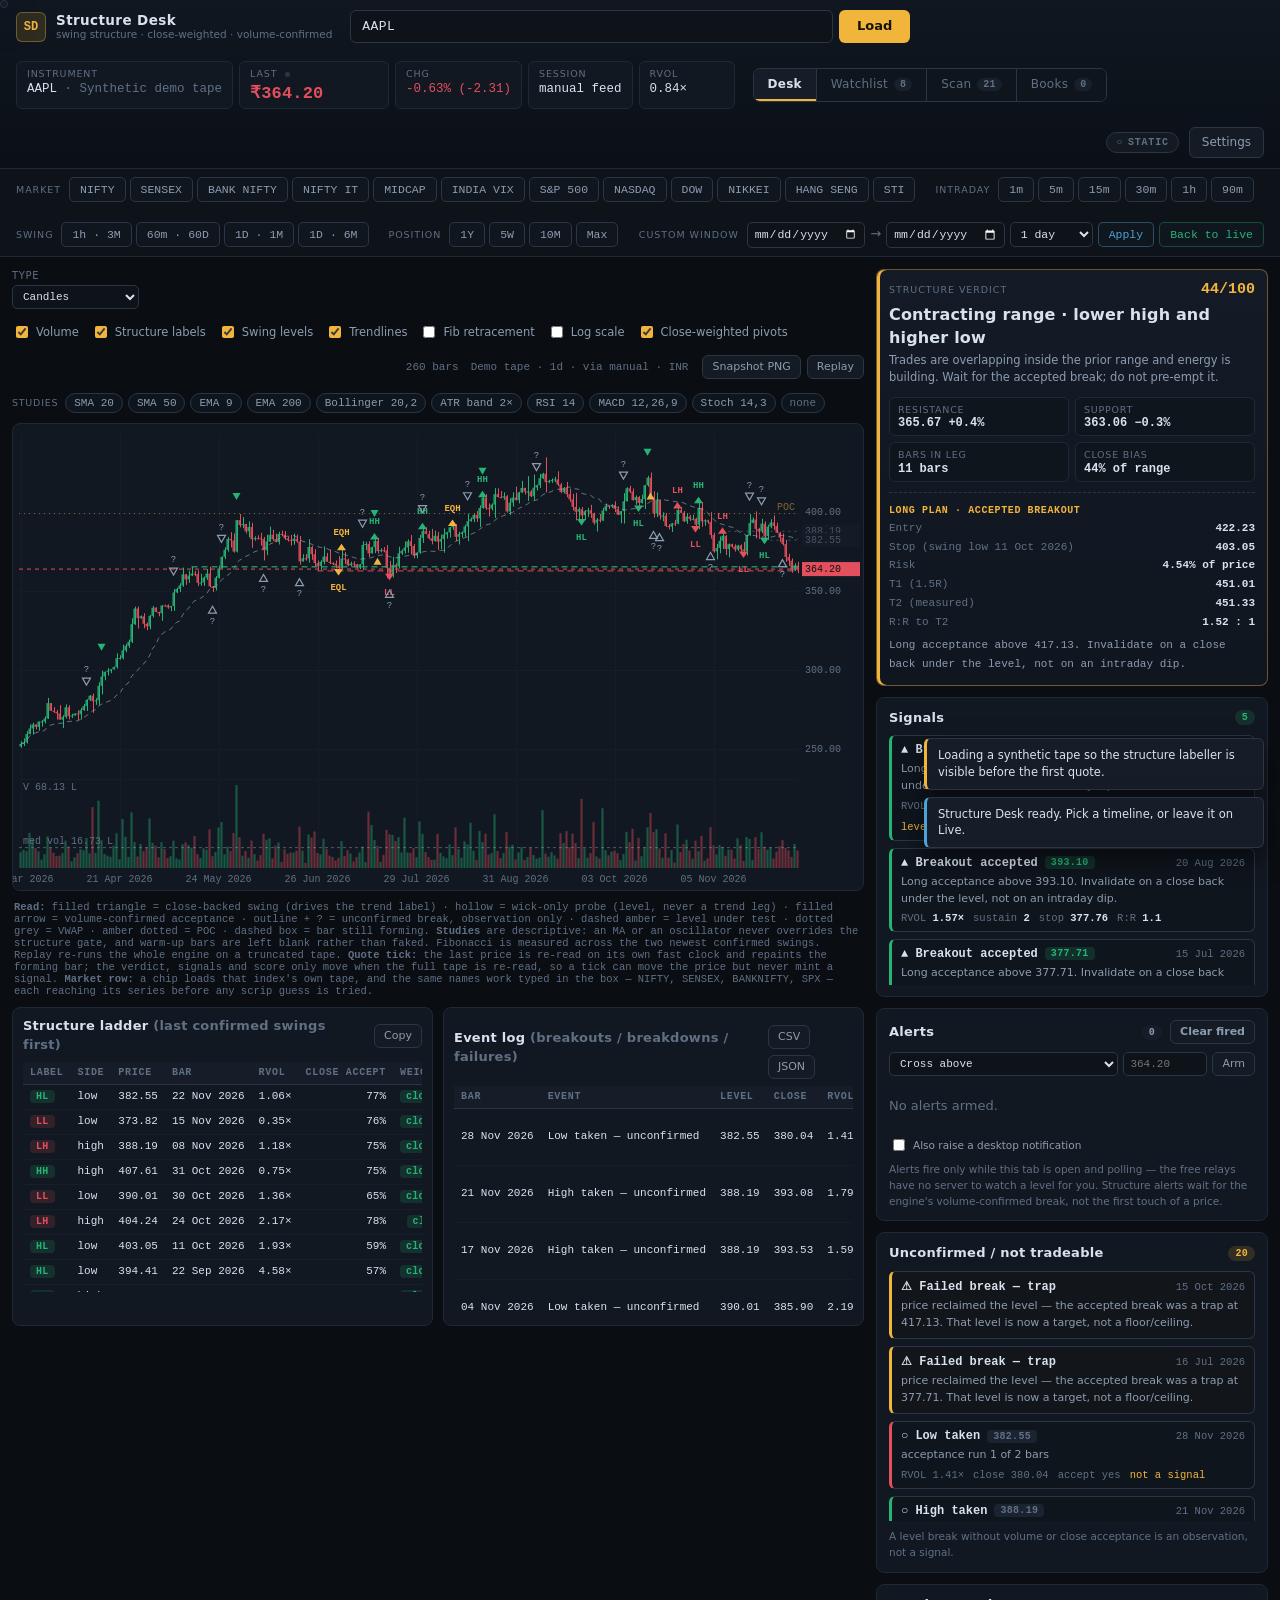
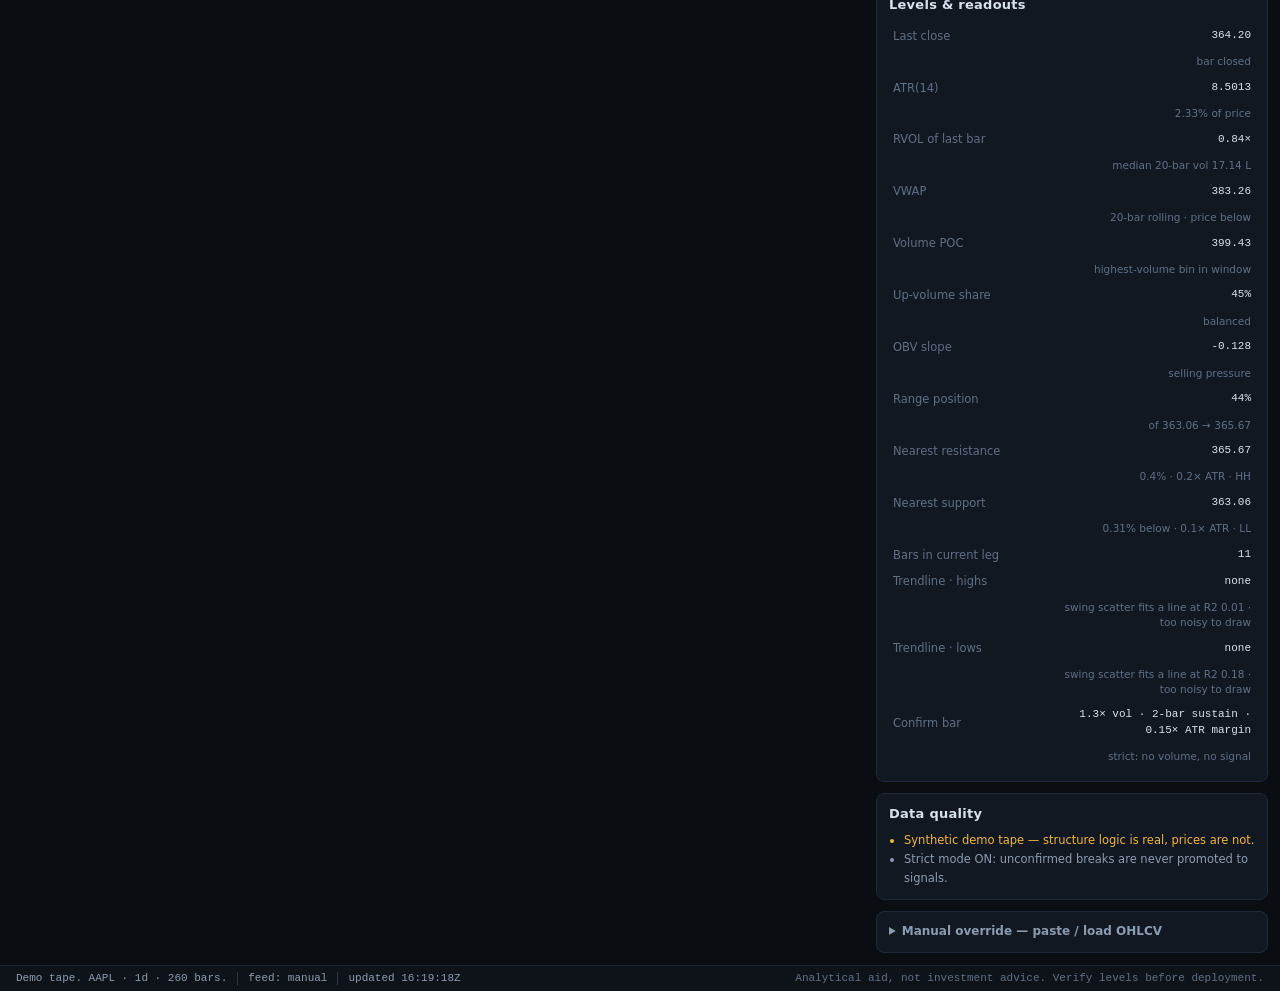
<file: market-structure-desk/index.html>
<!DOCTYPE html>
<html lang="en">
<head>
<meta charset="utf-8">
<meta name="viewport" content="width=device-width, initial-scale=1">
<title>Structure Desk — Market Structure &amp; Volume Confirmation</title>
<meta name="description" content="Cross-market structure reader: swing high/low labelling (HH/HL vs LH/LL), close-weighted confirmation, volume-validated breakouts.">
<link rel="stylesheet" href="css/app.css">
</head>
<body>

<header class="topbar">
  <div class="brand">
    <span class="brand-mark">SD</span>
    <div class="brand-txt">
      <strong>Structure Desk</strong>
      <em>swing structure · close-weighted · volume-confirmed</em>
    </div>
  </div>

  <form id="symbolForm" class="symbol-search" autocomplete="off">
    <input id="symbolInput" type="text" spellcheck="false" placeholder="Ticker: AAPL, RELIANCE, NIFTY, BANKNIFTY, SENSEX, BSE:CROPSTER, ^NSEI …" aria-label="Ticker or index name">
    <button id="loadBtn" type="submit">Load</button>
    <div id="symbolHint" class="symbol-hint" hidden></div>
  </form>

  <div class="quote-strip" id="quoteStrip">
    <div class="qs-cell"><span class="qs-k">Instrument</span><span class="qs-v" id="qsName">—</span></div>
    <div class="qs-cell qs-last"><span class="qs-k">Last <span class="qs-dot" id="qsDot" title="Price tick is live"></span></span><span class="qs-v" id="qsLast">—</span></div>
    <div class="qs-cell"><span class="qs-k">Chg</span><span class="qs-v" id="qsChg">—</span></div>
    <div class="qs-cell"><span class="qs-k">Session</span><span class="qs-v" id="qsSession">—</span></div>
    <div class="qs-cell"><span class="qs-k">RVOL</span><span class="qs-v" id="qsRvol">—</span></div>
  </div>

  <div class="view-tabs" id="viewTabs" role="tablist" aria-label="View">
    <button class="vt-btn is-on" data-view="desk" role="tab" aria-selected="true">Desk</button>
    <button class="vt-btn" data-view="watch" role="tab" aria-selected="false">Watchlist<span class="vt-count" id="watchTabCount">0</span></button>
    <button class="vt-btn" data-view="scan" role="tab" aria-selected="false">Scan<span class="vt-count" id="scanTabCount">0</span></button>
    <button class="vt-btn" data-view="books" role="tab" aria-selected="false">Books<span class="vt-count" id="booksTabCount">0</span></button>
  </div>

  <div class="topbar-right">
    <span id="liveBadge" class="badge badge-live" title="Live polling is active">LIVE</span>
    <button id="settingsBtn" class="ghost-btn" type="button">Settings</button>
  </div>
</header>

<div id="deskView">
<nav class="timeline-bar" id="timelineBar">
  <div class="tl-group tl-market">
    <span class="tl-label">Market</span>
    <div class="tl-chips" id="marketChips" role="group" aria-label="Market indices — click to load the index chart"></div>
  </div>
  <div class="tl-group">
    <span class="tl-label">Intraday</span>
    <div class="tl-chips" data-group="intraday">
      <button class="chip" data-tl="intraday" data-interval="1m" data-range="1d">1m</button>
      <button class="chip" data-tl="intraday" data-interval="5m" data-range="1d">5m</button>
      <button class="chip" data-tl="intraday" data-interval="15m" data-range="5d">15m</button>
      <button class="chip" data-tl="intraday" data-interval="30m" data-range="5d">30m</button>
      <button class="chip" data-tl="intraday" data-interval="60m" data-range="1mo">1h</button>
      <button class="chip" data-tl="intraday" data-interval="90m" data-range="3mo">90m</button>
    </div>
  </div>
  <div class="tl-group">
    <span class="tl-label">Swing</span>
    <div class="tl-chips" data-group="swing">
      <button class="chip" data-tl="swing" data-interval="1h" data-range="3mo">1h · 3M</button>
      <button class="chip" data-tl="swing" data-interval="60m" data-range="60d">60m · 60D</button>
      <button class="chip" data-tl="swing" data-interval="1d" data-range="1mo">1D · 1M</button>
      <button class="chip" data-tl="swing" data-interval="1d" data-range="6mo">1D · 6M</button>
    </div>
  </div>
  <div class="tl-group">
    <span class="tl-label">Position</span>
    <div class="tl-chips" data-group="long">
      <button class="chip" data-tl="long" data-interval="1d" data-range="1y">1Y</button>
      <button class="chip" data-tl="long" data-interval="1wk" data-range="5y">5W</button>
      <button class="chip" data-tl="long" data-interval="1mo" data-range="10y">10M</button>
      <button class="chip" data-tl="long" data-interval="1mo" data-range="max">Max</button>
    </div>
  </div>
  <div class="tl-group tl-custom">
    <span class="tl-label">Custom window</span>
    <div class="tl-custom-row">
      <input id="customFrom" type="date" aria-label="From date">
      <span class="tl-dash">→</span>
      <input id="customTo" type="date" aria-label="To date">
      <select id="customInterval" aria-label="Custom bar interval">
        <option value="5m">5 min</option>
        <option value="15m">15 min</option>
        <option value="60m">60 min</option>
        <option value="1d" selected>1 day</option>
        <option value="1wk">1 week</option>
        <option value="1mo">1 month</option>
      </select>
      <button id="customGo" class="chip chip-go" type="button">Apply</button>
      <button id="liveGo" class="chip chip-live" type="button">Back to live</button>
    </div>
  </div>
</nav>

<main class="workspace">
  <section class="chart-col">
    <div class="chart-toolbar">
      <label class="watch-fld tb-fld"><span>Type</span>
        <select id="chartType" aria-label="Chart type">
          <option value="candles" selected>Candles</option>
          <option value="hollow">Hollow candles</option>
          <option value="bars">OHLC bars</option>
          <option value="heikin">Heikin Ashi</option>
          <option value="area">Area</option>
          <option value="line">Line</option>
          <option value="both">Candles + line</option>
        </select></label>
      <div class="toggles">
        <label class="tgl"><input type="checkbox" id="tglVolume" checked><span>Volume</span></label>
        <label class="tgl"><input type="checkbox" id="tglStructure" checked><span>Structure labels</span></label>
        <label class="tgl"><input type="checkbox" id="tglLevels" checked><span>Swing levels</span></label>
        <label class="tgl"><input type="checkbox" id="tglTrend" checked><span>Trendlines</span></label>
        <label class="tgl"><input type="checkbox" id="tglFib"><span>Fib retracement</span></label>
        <label class="tgl"><input type="checkbox" id="tglLog"><span>Log scale</span></label>
        <label class="tgl"><input type="checkbox" id="tglCloseWeight" checked><span>Close-weighted pivots</span></label>
      </div>
      <div class="chart-meta">
        <span id="barCount">0 bars</span>
        <span id="spanLabel">—</span>
      </div>
      <div class="chart-actions">
        <button id="pngExport" class="ghost-btn sm" type="button" title="Download this chart as a PNG">Snapshot PNG</button>
        <button id="replayToggle" class="ghost-btn sm" type="button" title="Step through history bar by bar">Replay</button>
        <span id="replayNav" class="replay-nav" hidden>
          <button id="replayPrev" class="ghost-btn sm" type="button" aria-label="Previous bar">◀</button>
          <span id="replayPos" class="mono">—</span>
          <button id="replayNext" class="ghost-btn sm" type="button" aria-label="Next bar">▶</button>
          <button id="replayExit" class="ghost-btn sm" type="button">Exit replay</button>
        </span>
      </div>
      <div class="study-bar" id="studyBar"></div>
    </div>

    <div class="chart-wrap" id="chartWrap">
      <canvas id="chart" aria-label="Price chart"></canvas>
      <div id="chartOverlay" class="chart-overlay" hidden></div>
      <div id="tooltip" class="tooltip" hidden></div>
      <div id="chartLegend" class="chart-legend" hidden></div>
      <div id="loadingVeil" class="loading-veil" hidden>
        <div class="spinner"></div>
        <div id="loadingTxt">Requesting quotes…</div>
      </div>
    </div>

    <div class="axis-note" id="axisNote"></div>

    <div class="tables">
      <div class="table-card">
        <div class="table-head">
          <h3>Structure ladder <span class="muted">(last confirmed swings first)</span></h3>
          <button class="ghost-btn sm" data-copy="swings" type="button">Copy</button>
        </div>
        <div class="table-scroll"><table id="swingTable"><thead></thead><tbody></tbody></table></div>
      </div>
      <div class="table-card">
        <div class="table-head">
          <h3>Event log <span class="muted">(breakouts / breakdowns / failures)</span></h3>
          <div class="btn-row">
            <button class="ghost-btn sm" data-export="events-csv" type="button">CSV</button>
            <button class="ghost-btn sm" data-export="snapshot-json" type="button">JSON</button>
          </div>
        </div>
        <div class="table-scroll"><table id="eventTable"><thead></thead><tbody></tbody></table></div>
      </div>
    </div>
  </section>

  <aside class="rail">
    <div class="verdict-card" id="verdictCard">
      <div class="vc-top">
        <span class="vc-kicker">Structure verdict</span>
        <span class="vc-score" id="vcScore">—</span>
      </div>
      <h2 class="vc-title" id="vcTitle">Awaiting data</h2>
      <p class="vc-sub" id="vcSub">Load a ticker to read swing structure.</p>
      <div class="vc-grid">
        <div><span>Resistance</span><strong id="vcHighs">—</strong></div>
        <div><span>Support</span><strong id="vcLows">—</strong></div>
        <div><span>Bars in leg</span><strong id="vcRun">—</strong></div>
        <div><span>Close bias</span><strong id="vcBias">—</strong></div>
      </div>
      <div class="vc-plan" id="vcPlan" hidden></div>
    </div>

    <div class="card">
      <h3 class="card-title">Signals <span class="tag tag-ok" id="signalCount">0</span></h3>
      <div id="signalList" class="stack-list"><p class="muted">No confirmed signals.</p></div>
    </div>

    <div class="card" id="alertsCard">
      <h3 class="card-title">Alerts <span class="tag tag-flat" id="alertCount">0</span>
        <button class="ghost-btn sm" id="alertClear" type="button" title="Remove alerts that already fired">Clear fired</button>
      </h3>
      <div class="alert-add">
        <select id="alertOp" aria-label="Alert type">
          <option value="above">Cross above</option>
          <option value="below">Cross below</option>
          <option value="breakout">Confirmed breakout</option>
          <option value="breakdown">Confirmed breakdown</option>
        </select>
        <input id="alertPrice" type="number" step="any" inputmode="decimal" placeholder="price" aria-label="Alert price">
        <button id="alertAdd" class="ghost-btn sm" type="button">Arm</button>
      </div>
      <div id="alertList" class="stack-list alert-list"><p class="muted">No alerts armed.</p></div>
      <label class="tgl alert-notify"><input type="checkbox" id="alertNotify"><span>Also raise a desktop notification</span></label>
      <p class="card-foot">Alerts fire only while this tab is open and polling — the free relays have no server to watch a level for you. Structure alerts wait for the engine's volume-confirmed break, not the first touch of a price.</p>
    </div>

    <div class="card">
      <h3 class="card-title">Unconfirmed / not tradeable <span class="tag tag-warn" id="watchCount">0</span></h3>
      <div id="watchList" class="stack-list"><p class="muted">Nothing pending.</p></div>
      <p class="card-foot">A level break without volume or close acceptance is an observation, not a signal.</p>
    </div>

    <div class="card">
      <h3 class="card-title">Levels &amp; readouts</h3>
      <table class="kv" id="levelTable"><tbody></tbody></table>
    </div>

    <div class="card">
      <h3 class="card-title">Data quality</h3>
      <ul class="notes" id="qualityNotes"><li class="muted">—</li></ul>
    </div>

    <details class="card card-disclose" id="manualCard">
      <summary>Manual override — paste / load OHLCV</summary>
      <p class="muted small">Use when the public feed is rate-limited or the venue isn't covered. Header order: <code>date,open,high,low,close,volume</code></p>
      <textarea id="csvBox" rows="6" spellcheck="false" placeholder="2026-10-23,245.10,248.90,244.20,247.55,51234000"></textarea>
      <div class="btn-row">
        <button id="csvApply" class="ghost-btn" type="button">Use pasted data</button>
        <input id="csvFile" type="file" accept=".csv,.txt" hidden>
        <button id="csvFileBtn" class="ghost-btn" type="button">Load CSV file</button>
        <button id="csvSample" class="ghost-btn" type="button">Demo series</button>
      </div>
    </details>
  </aside>
</main>
</div>

<main class="watch-view" id="watchView" hidden>
  <div class="watch-bar">
    <div class="watch-markets" id="watchMarkets" role="tablist" aria-label="Watch lists"></div>
    <div class="watch-ctl">
    <form id="watchForm" class="watch-add" autocomplete="off">
      <input id="watchInput" type="text" spellcheck="false" placeholder="Add to this list — AAPL, RELIANCE, NIFTY, BANKNIFTY, D05.SI (comma or space separated)" aria-label="Tickers or index names to add">
      <button id="watchAdd" type="submit">Add</button>
    </form>
    <label class="watch-fld"><span>Bars</span>
      <select id="watchInterval" aria-label="Bar interval">
        <option value="1m">1 min</option>
        <option value="5m">5 min</option>
        <option value="15m">15 min</option>
        <option value="60m">60 min</option>
        <option value="1d" selected>1 day</option>
        <option value="1wk">1 week</option>
        <option value="1mo">1 month</option>
      </select></label>
    <label class="watch-fld"><span>Window</span>
      <select id="watchRange" aria-label="Bar window">
        <option value="1d">1 day</option>
        <option value="5d">5 days</option>
        <option value="1mo">1 month</option>
        <option value="3mo">3 months</option>
        <option value="6mo" selected>6 months</option>
        <option value="1y">1 year</option>
        <option value="5y">5 years</option>
      </select></label>
    <button id="watchRefresh" class="ghost-btn" type="button">Refresh all</button>
    <label class="tgl"><input type="checkbox" id="watchAuto" checked><span>Auto-refresh</span></label>
    <button id="watchClear" class="ghost-btn" type="button">Clear list</button>
    <span class="watch-status" id="watchStatus">Idle.</span>
    </div>
  </div>

  <div class="watch-stack" id="watchStack"></div>
  <p class="watch-empty" id="watchEmpty">This list is empty. Add tickers above — every row runs the
    same close-weighted structure engine as the Desk tab, stacked so a whole market can be read at
    once. Each list (US, India, Singapore) keeps its own names, and only the open one is polled.</p>
</main>

<main class="scan-view" id="scanView" hidden>
  <div class="scan-bar">
    <div class="scan-ctl">
      <label class="watch-fld"><span>Bars</span>
        <select id="scanInterval" aria-label="Scan bar interval">
          <option value="1m">1 min</option>
          <option value="5m">5 min</option>
          <option value="15m">15 min</option>
          <option value="60m">60 min</option>
          <option value="1d" selected>1 day</option>
          <option value="1wk">1 week</option>
          <option value="1mo">1 month</option>
        </select></label>
      <label class="watch-fld"><span>Window</span>
        <select id="scanRange" aria-label="Scan bar window">
          <option value="1d">1 day</option>
          <option value="5d">5 days</option>
          <option value="1mo">1 month</option>
          <option value="3mo">3 months</option>
          <option value="6mo" selected>6 months</option>
          <option value="1y">1 year</option>
          <option value="5y">5 years</option>
        </select></label>
      <label class="watch-fld"><span>Project</span>
        <select id="scanHorizon" aria-label="Projection horizon in bars">
          <option value="3">3 bars</option>
          <option value="5" selected>5 bars</option>
          <option value="10">10 bars</option>
          <option value="20">20 bars</option>
        </select></label>
      <button id="scanRun" class="ghost-btn" type="button">Scan every list</button>
      <span class="scan-status" id="scanStatus">Idle — nothing has been read yet.</span>
    </div>
    <div class="scan-ctl">
      <label class="watch-fld"><span>List</span>
        <select id="scanMarket" aria-label="Filter by watch list">
          <option value="ALL">All three lists</option>
          <option value="US">United States</option>
          <option value="IN">India</option>
          <option value="SG">Singapore</option>
        </select></label>
      <label class="watch-fld"><span>Action</span>
        <select id="scanAction" aria-label="Filter by action">
          <option value="ALL">Any action</option>
          <option value="BUY">Buy only</option>
          <option value="HOLD">Hold only</option>
          <option value="SELL">Sell only</option>
          <option value="NO READ">No read only</option>
        </select></label>
      <label class="watch-fld"><span>Technical</span>
        <select id="scanTech" aria-label="Filter by technical condition">
          <option value="ALL">Any condition</option>
          <option value="rsi-os">RSI ≤ 30 (oversold)</option>
          <option value="rsi-ob">RSI ≥ 70 (overbought)</option>
          <option value="macd-bull">MACD above signal</option>
          <option value="macd-bear">MACD below signal</option>
        </select></label>
      <span class="scan-tally" id="scanTally">—</span>
      <span class="grow"></span>
      <span class="muted sc-mhint">Tap a row for its ledger</span>
      <span class="muted scan-hint" id="scanHint">Score = structure 3 · trendline 2.5 · volume-confirmed break 2 · reward-risk 1.5 · flow 1. RSI and MACD are context and filters, never part of the score. A starred Hold means the evidence is missing, not that the tape is neutral — click any row for the full ledger.</span>
    </div>
  </div>

  <div class="scan-scroll">
    <table class="scan-table">
      <caption class="sc-cap">Every name on the US, India and Singapore lists, ranked by the same engine the Desk uses. <span class="muted" id="scanCount"></span></caption>
      <thead><tr id="scanHead">
        <th data-sk="sym" scope="col">Symbol</th>
        <th data-sk="last" scope="col" class="num">Last</th>
        <th data-sk="chg" scope="col" class="num">Chg</th>
        <th data-sk="rvol" scope="col" class="num">RVOL</th>
        <th data-sk="trend" scope="col">Trend</th>
        <th data-sk="proj" scope="col" class="num">Projection</th>
        <th data-sk="score" scope="col">Score /10</th>
        <th data-sk="action" scope="col">Action</th>
        <th data-sk="why" scope="col">Why</th>
      </tr></thead>
      <tbody id="scanBody"></tbody>
    </table>
  </div>
</main>

<main class="books-view" id="booksView" hidden>
  <div class="books-bar">
    <div class="bk-ctl">
      <label class="watch-fld"><span>Symbols</span>
        <select id="bkScope" aria-label="Which watch list to read fundamentals for">
          <option value="ALL">All three lists</option>
          <option value="IN">India</option>
          <option value="US">United States</option>
          <option value="SG">Singapore</option>
        </select></label>
      <button id="bkLoad" class="ghost-btn" type="button">Load books</button>
      <button id="bkForce" class="ghost-btn" type="button" title="Ignore the week-old copy and re-request every statement">Re-read</button>
      <button id="bkDrop" class="ghost-btn" type="button" title="Delete the locally cached statements">Clear cache</button>
      <label class="tgl" title="Statement lines the free feed does not carry stay blank rather than estimated"><input type="checkbox" id="bkHideEmpty" checked><span>Hide empty rows</span></label>
      <span class="grow"></span>
      <span class="bk-count" id="bkCount">0 books</span>
      <span class="books-status" id="bkStatus">Idle — a book is one request per company, so load a list once and read it all day.</span>
    </div>
  </div>

  <div class="books-cols">
    <section class="bk-main">
      <div class="bk-pick">
        <div class="bk-tabs" id="bkTabs" role="tablist" aria-label="Company"></div>
        <div class="btn-row">
          <button class="ghost-btn sm" id="bkDesk" type="button" title="Open this symbol on the Desk tab">Open on Desk</button>
          <button class="ghost-btn sm" id="bkCsv" type="button" title="Download every statement table for this company">Excel / CSV</button>
        </div>
      </div>

      <div class="bk-quote" id="bkQuote"></div>
      <div class="bk-metrics" id="bkMetrics"></div>

      <div class="bk-charts">
        <div class="card bk-chart-card"><h3 class="card-title">Sales and profit <span class="muted" id="bkChartUnit"></span></h3>
          <div class="bk-svgbox" id="bkChartAnnual"></div></div>
        <div class="card bk-chart-card"><h3 class="card-title">Quarterly sales</h3>
          <div class="bk-svgbox" id="bkChartQuarter"></div></div>
      </div>

      <div class="card bk-table-card">
        <div class="table-head">
          <div class="bk-seg" id="bkSeg" role="tablist" aria-label="Statement">
            <button class="seg-btn is-on" data-st="pl" role="tab">P&amp;L</button>
            <button class="seg-btn" data-st="bs" role="tab">Balance Sheet</button>
            <button class="seg-btn" data-st="cf" role="tab">Cash Flow</button>
            <button class="seg-btn" data-st="q" role="tab">Quarterly</button>
            <button class="seg-btn" data-st="ra" role="tab">Ratios</button>
          </div>
          <span class="muted small" id="bkTableNote"></span>
        </div>
        <div class="table-scroll"><table class="bk-table" id="bkTable"><thead></thead><tbody></tbody></table></div>
      </div>

      <div class="card">
        <h3 class="card-title">Peers on this list <span class="muted">(your own basket — the free feed has no industry table)</span></h3>
        <div class="table-scroll"><table class="bk-table" id="bkPeers"><thead></thead><tbody></tbody></table></div>
      </div>

      <div class="bk-two">
        <div class="card">
          <h3 class="card-title">Analysis notes <span class="muted">(private, saved on this machine)</span></h3>
          <textarea id="bkNote" rows="7" spellcheck="false" placeholder="Why you would own this, what would invalidate it, entry and exit plan…"></textarea>
          <p class="card-foot" id="bkNoteSaved">Notes save as you type.</p>
        </div>
        <div class="card">
          <h3 class="card-title">Manual entries <span class="tag tag-warn">no free source</span></h3>
          <p class="muted small">Face value, shareholding and pledges are published by the exchanges, not by the quote feed this desk is allowed to read, so they are typed here and nothing is ever filled in for you.</p>
          <div class="bk-man" id="bkManual"></div>
          <div class="btn-row">
            <button class="ghost-btn" id="bkManualSave" type="button">Save entries</button>
            <button class="ghost-btn" id="bkManualClear" type="button">Clear for this symbol</button>
          </div>
          <h3 class="card-title bk-gap">Where these numbers come from</h3>
          <ul class="notes" id="bkSource"></ul>
        </div>
      </div>
    </section>

    <aside class="bk-rail">
      <div class="card">
        <h3 class="card-title">Screener</h3>
        <textarea id="bkQuery" rows="3" spellcheck="false" placeholder="roe &gt; 15 and debt to equity &lt; 1 and avg roce 5years &gt; 12"></textarea>
        <div class="bk-qrow">
          <button class="ghost-btn" id="bkRun" type="button">Run</button>
          <button class="ghost-btn" id="bkSaveScreen" type="button">Save</button>
          <button class="ghost-btn" id="bkCsvScreen" type="button">CSV</button>
          <button class="ghost-btn" id="bkExplain" type="button">Explain</button>
        </div>
        <p class="bk-err" id="bkQueryErr" hidden></p>
        <p class="bk-explain" id="bkExplainBox" hidden></p>
        <div class="bk-presets" id="bkPresets"></div>
        <div class="bk-saved" id="bkSaved"></div>
        <p class="card-foot">Magnitudes are crore, so <code>market cap &gt; 20000</code> is 20,000 Cr; write <code>50bn</code>, <code>200mn</code> or <code>5lakh</code> for an absolute amount in the instrument's own currency. Percent and ratio fields take the number exactly as written.</p>
      </div>

      <details class="card card-disclose">
        <summary>Fields this build can read</summary>
        <div class="bk-fields" id="bkFields"></div>
      </details>
    </aside>
  </div>

  <div class="card bk-result-card">
    <h3 class="card-title">Results <span class="tag tag-ok" id="bkResultCount">0</span>
      <span class="muted small" id="bkResultOf"></span>
    </h3>
    <div class="bk-sscroll"><table class="bk-table ss" id="bkResults"><thead></thead><tbody></tbody></table></div>
    <p class="card-foot">Magnitudes are in the currency each company files in, so an NSE and a Nasdaq name never sit in the same column by accident. Click a row to open that book; click a header to re-rank.</p>
  </div>
</main>

<div class="drawer" id="settingsDrawer" hidden>
  <div class="drawer-panel" role="dialog" aria-label="Settings">
    <div class="drawer-head">
      <h3>Engine &amp; feed settings</h3>
      <button class="ghost-btn sm" id="settingsClose" type="button">Close</button>
    </div>
    <div class="drawer-body">
      <fieldset>
        <legend>Structure engine</legend>
        <label class="fld"><span>Pivot width <em>bars each side of a swing</em></span>
          <input type="range" id="setPivotWidth" min="2" max="10" step="1" value="3"><output>3</output></label>
        <label class="fld"><span>Close weight <em>in the pivot price</em></span>
          <input type="range" id="setCloseWeight" min="50" max="100" step="5" value="75"><output>75%</output></label>
        <label class="fld"><span>Swing lookback <em>swings compared for HH/HL</em></span>
          <input type="range" id="setLookback" min="2" max="8" step="1" value="4"><output>4</output></label>
        <div class="fld"><span>ATR period</span><input type="number" id="setAtrPeriod" value="14" min="2" max="100"></div>
      </fieldset>
      <fieldset>
        <legend>Volume confirmation</legend>
        <div class="fld"><span>RVOL threshold <em>bar vs 20-bar median</em></span><input type="number" id="setRvol" value="1.3" min="0" step="0.1" max="5"></div>
        <div class="fld"><span>Sustained bars <em>consecutive volume confirmations</em></span><input type="number" id="setSustain" value="2" min="1" max="5"></div>
        <div class="fld"><span>Min. break margin <em>× ATR</em></span><input type="number" id="setMargin" value="0.15" min="0" step="0.05" max="2"></div>
        <label class="fld chk"><input type="checkbox" id="setRequireVol" checked><span>Never emit a signal without volume confirmation</span></label>
      </fieldset>
      <fieldset>
        <legend>Live feed</legend>
        <div class="fld"><span>Poll every <em>seconds</em></span><input type="number" id="setPoll" value="20" min="5" max="300"></div>
        <div class="fld"><span>Price tick every <em>seconds · quote only, the tape rebuilds on the poll</em></span><input type="number" id="setTick" value="5" min="3" max="120"></div>
        <div class="fld"><span>Base quote URL</span><input type="text" id="setBase" value="https://query1.finance.yahoo.com/v8/finance/chart/"></div>
        <div class="fld"><span>CORS proxy template <em><code>{url}</code> is replaced; blank = direct</em></span>
          <input type="text" id="setProxy" placeholder="https://corsproxy.io/?url={url}"></div>
        <label class="fld chk"><input type="checkbox" id="setChain" checked><span>Try proxy failover chain automatically</span></label>
        <label class="fld chk"><input type="checkbox" id="setPrePost" checked><span>Include pre/post-market bars (US)</span></label>
        <div class="fld"><span>Ticker matching <em>a bare name is searched across NSE, BSE and the plain symbol, then remembered</em></span>
          <button id="setClearSym" class="ghost-btn sm" type="button">Forget remembered ticker matches</button></div>
      </fieldset>
      <fieldset>
        <legend>Convention</legend>
        <label class="fld"><span>Reporting currency</span>
          <select id="setCurrency"><option value="native">Native (as quoted)</option><option value="INR">INR</option><option value="USD">USD</option></select></label>
        <div class="fld"><span>Home market <em>decides whether a bare ticker is tried on NSE or the plain symbol first</em></span>
          <select id="setHome"><option value="IN">India (NSE/BSE, IST)</option><option value="US" selected>US (NYSE/Nasdaq, ET)</option><option value="GLOBAL">Global</option></select></div>
        <label class="fld chk"><input type="checkbox" id="setWickPivots" checked><span>Show wick-only pivots as dashed levels (excluded from trend labels)</span></label>
      </fieldset>
    </div>
    <div class="drawer-foot">
      <span class="muted small">Settings persist locally.</span>
      <button class="ghost-btn" id="setReset" type="button">Reset defaults</button>
    </div>
  </div>
</div>

<div id="toasts" class="toasts" aria-live="polite"></div>

<footer class="statusbar">
  <span id="statusText">Idle.</span>
  <span class="sep"></span>
  <span id="feedText">feed: —</span>
  <span class="sep"></span>
  <span id="updatedText">—</span>
  <span class="grow"></span>
  <span class="muted">Analytical aid, not investment advice. Verify levels before deployment.</span>
</footer>

<script src="js/util.js"></script>
<script src="js/data.js"></script>
<script src="js/tickers.js"></script>
<script src="js/analysis.js"></script>
<script src="js/indicators.js"></script>
<script src="js/chart.js"></script>
<script src="js/watchlist.js"></script>
<script src="js/scanner.js"></script>
<script src="js/fundamentals.js"></script>
<script src="js/books.js"></script>
<script src="js/ui.js"></script>
<script>SD.boot();</script>
</body>
</html>
</file>
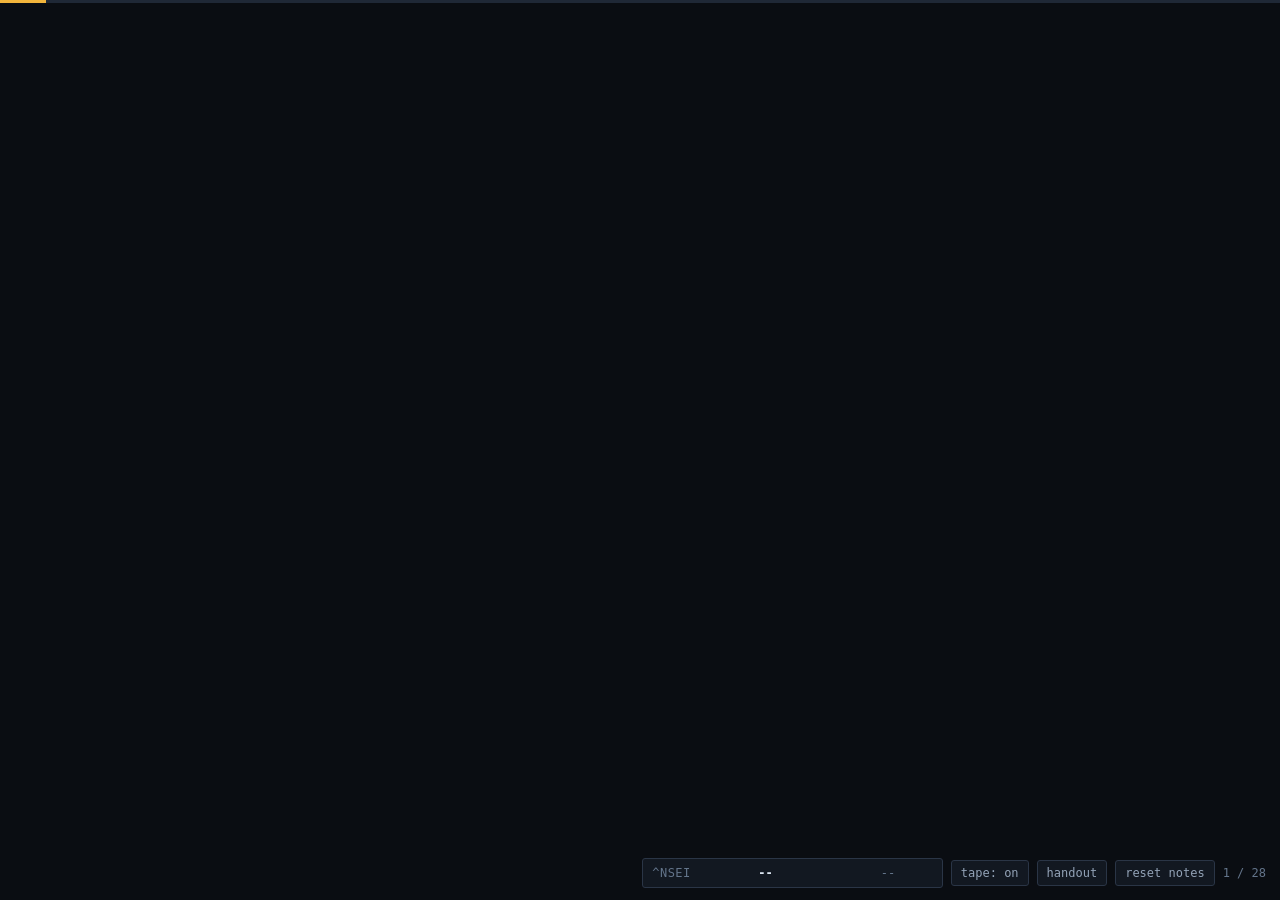
<file: lectures/week1-day2-dow-theory.html>
<!DOCTYPE html>
<html lang="en">
<head>
<meta charset="utf-8">
<meta name="viewport" content="width=device-width, initial-scale=1">
<title>Week 1 - Day 2 | Dow Theory: Price, Trends and Volume</title>
<style>
  :root{
    --bg:#0a0d12; --bg2:#0e131a; --panel:#121821; --panel2:#161d28;
    --line:#1f2836; --line2:#2a3546;
    --ink:#dce6f1; --dim:#93a3b7; --mute:#63748a;
    --up:#26b376; --down:#e34f5c; --accent:#f2b53c; --info:#4ba3d8;
    --mono:"Cascadia Mono","JetBrains Mono","Roboto Mono",ui-monospace,Consolas,monospace;
    --sans:"Inter","Segoe UI",system-ui,-apple-system,sans-serif;
  }
  *{box-sizing:border-box}
  html,body{height:100%;margin:0}
  body{background:var(--bg);color:var(--ink);font:16px/1.5 var(--sans)}

  /* ---------- deck chrome ---------- */
  #bar{position:fixed;inset:0 auto auto 0;width:100%;height:3px;background:var(--line);z-index:40}
  #barFill{height:100%;width:0;background:var(--accent);transition:width .18s}
  #hud{position:fixed;right:14px;bottom:12px;z-index:40;display:flex;gap:8px;align-items:center;
       font:12px var(--mono);color:var(--mute)}
  #hud button{background:var(--panel);border:1px solid var(--line2);color:var(--dim);
       font:12px var(--mono);padding:5px 9px;cursor:pointer;border-radius:3px}
  #hud button:hover{color:var(--ink);border-color:var(--accent)}

  /* ---------- slides ---------- */
  .slide{display:none;min-height:100vh;padding:56px 72px 78px;flex-direction:column;gap:18px;
         background:linear-gradient(160deg,var(--bg) 0%,var(--bg2) 100%)}
  body.deck-nav .slide{display:none}
  .slide.is-on{display:flex}
  .kicker{font:11px var(--mono);letter-spacing:.16em;text-transform:uppercase;color:var(--accent)}
  h1{font-size:44px;line-height:1.1;margin:0;font-weight:650;letter-spacing:-.02em}
  h2{font-size:31px;line-height:1.18;margin:0;font-weight:640;letter-spacing:-.015em}
  h3{font-size:19px;margin:0 0 6px;font-weight:640;color:var(--ink)}
  p,li{color:var(--dim);max-width:100%}
  .lead{font-size:19px;color:var(--ink)}
  strong{color:var(--ink);font-weight:640}
  em{color:var(--accent);font-style:normal}
  .num{font-family:var(--mono)}
  .cols{display:grid;gap:22px}
  .c2{grid-template-columns:1fr 1fr}
  .c3{grid-template-columns:repeat(3,1fr)}
  @media (max-width:1080px){.slide{padding:34px 22px}.c2,.c3{grid-template-columns:1fr}h1{font-size:32px}h2{font-size:25px}}

  .card{background:var(--panel);border:1px solid var(--line);border-radius:6px;padding:16px 18px}
  .card.up{border-left:3px solid var(--up)}
  .card.down{border-left:3px solid var(--down)}
  .card.warn{border-left:3px solid var(--accent)}
  .card.info{border-left:3px solid var(--info)}
  .tag{display:inline-block;font:10px var(--mono);letter-spacing:.1em;text-transform:uppercase;
       padding:2px 7px;border-radius:2px;background:var(--panel2);color:var(--mute);border:1px solid var(--line)}
  .tag.real{color:var(--up);border-color:rgba(38,179,118,.4)}
  .tag.schema{color:var(--accent);border-color:rgba(242,181,60,.4)}
  .tag.demo{color:var(--info);border-color:rgba(75,163,216,.4)}

  ul.tight{margin:6px 0;padding-left:20px}
  ul.tight li{margin:5px 0}
  .rule{font-size:21px;color:var(--ink);border-left:3px solid var(--accent);padding-left:16px;margin:4px 0}

  table{border-collapse:collapse;width:100%;font-size:14.5px}
  th{text-align:left;font:11px var(--mono);letter-spacing:.08em;text-transform:uppercase;color:var(--mute);
     border-bottom:1px solid var(--line2);padding:7px 9px}
  td{border-bottom:1px solid var(--line);padding:7px 9px;color:var(--dim);vertical-align:top}
  td.num{color:var(--ink)}
  tr.hi td{background:rgba(242,181,60,.07);color:var(--ink)}

  .notes{background:var(--bg2);border:1px dashed var(--line2);border-radius:5px;padding:12px 15px;
         font-size:14.5px;color:var(--mute)}
  .notes[contenteditable]:focus{outline:1px solid var(--accent);color:var(--dim)}
  .notes b{color:var(--accent);font-weight:600}
  .nlabel{font:10px var(--mono);letter-spacing:.12em;text-transform:uppercase;color:var(--mute);margin-bottom:5px}

  svg{display:block;width:100%;height:auto;background:var(--bg2);border:1px solid var(--line);border-radius:5px}
  .cap{font:12px var(--mono);color:var(--mute);margin-top:6px}

  .qa{border-top:1px solid var(--line);padding:11px 0}
  .qa .q{color:var(--ink);font-weight:600;margin:0 0 4px}
  .qa .a{color:var(--dim);margin:0;font-size:15px}
  .qa .a::before{content:"A. ";color:var(--accent);font-family:var(--mono)}
  .qa .q::before{content:"Q. ";color:var(--info);font-family:var(--mono)}

  .clock{font:26px var(--mono);color:var(--accent)}
  .big{font-size:60px;font-weight:700;letter-spacing:-.03em;color:var(--ink);line-height:1}
  .kbd{font:11px var(--mono);background:var(--panel2);border:1px solid var(--line2);border-radius:3px;padding:1px 6px;color:var(--dim)}
  .foot{position:absolute;left:72px;bottom:26px;font:11px var(--mono);color:var(--mute)}
  .slide{position:relative}
  a{color:var(--info)}
  .path{font:13px var(--mono);background:var(--panel2);border:1px solid var(--line);border-radius:4px;
        padding:7px 10px;color:var(--ink);display:block;margin:4px 0}

  /* ---------- live tape ---------- */
  #tick{display:flex;align-items:center;gap:8px;background:var(--panel);border:1px solid var(--line2);
        border-radius:3px;padding:3px 9px;font:12px var(--mono);color:var(--dim)}
  #tickSym{color:var(--mute);letter-spacing:.04em}
  #tickPrice{color:var(--ink);font-weight:600;min-width:74px;text-align:right;transition:color .12s}
  #tickPrice.up{color:var(--up)} #tickPrice.down{color:var(--down)}
  #tickSpark{width:92px;height:22px;background:none;border:0;display:block}
  #tickSpark polyline{fill:none;stroke:var(--info);stroke-width:1.4}
  #tickAge{color:var(--mute);min-width:52px}
  #hud{flex-wrap:wrap;justify-content:flex-end;max-width:60vw}
  #hud button.is-off{color:var(--mute)}

  .live{background:var(--panel);border:1px solid var(--line);border-radius:7px;padding:12px 14px;
        display:flex;flex-direction:column;gap:10px}
  .live-bar{display:flex;flex-wrap:wrap;gap:8px;align-items:flex-end}
  .live-bar .fld{display:flex;flex-direction:column;gap:3px}
  .live-bar .fld>span{font:9.5px var(--mono);letter-spacing:.12em;text-transform:uppercase;color:var(--mute)}
  .live input,.live select,.live button{background:var(--bg2);color:var(--ink);border:1px solid var(--line2);
        border-radius:4px;font:13px var(--mono);padding:6px 8px}
  .live input{width:150px} .live input:focus{outline:1px solid var(--accent)}
  .live button{cursor:pointer} .live button:hover{border-color:var(--accent);color:var(--accent)}
  .live button.chip{font-size:11px;padding:4px 7px;color:var(--dim);background:var(--panel2)}
  .live button.chip.is-on{border-color:var(--accent);color:var(--accent)}
  .live-bar .chips{display:flex;flex-wrap:wrap;gap:5px;align-items:center;margin-left:auto;
        font:10px var(--mono);color:var(--mute)}
  .live-read{display:grid;grid-template-columns:repeat(6,1fr);gap:9px}
  .live-read>div{background:var(--bg2);border:1px solid var(--line);border-radius:5px;padding:7px 9px;min-width:0}
  .live-read .lbl{font:9px var(--mono);letter-spacing:.11em;text-transform:uppercase;color:var(--mute)}
  .live-read .kv{font:14px var(--mono);color:var(--ink);margin-top:3px;white-space:nowrap;
        overflow:hidden;text-overflow:ellipsis}
  .live-read .price{font:26px var(--mono);font-weight:600;color:var(--ink);margin-top:1px;transition:color .15s}
  .live-read .price.up{color:var(--up)} .live-read .price.down{color:var(--down)}
  #liveCv{display:block;width:100%;height:322px;background:var(--bg);border:1px solid var(--line);border-radius:5px}
  .live-stat{display:flex;flex-wrap:wrap;gap:12px;justify-content:space-between;
        font:11.5px var(--mono);color:var(--mute)}
  .live-stat .ok{color:var(--up)} .live-stat .bad{color:var(--down)} .live-stat .warn{color:var(--accent)}
  @media (max-width:1080px){
    #hud{max-width:100%} #tickAge,#btnReset{display:none}
    .live-read{grid-template-columns:repeat(2,1fr)}
    #liveCv{height:194px}
    .live-bar .chips{margin-left:0}
  }

  /* ---------- handout / print ---------- */
  body.handout .slide{display:flex !important;min-height:0;page-break-after:always;border-bottom:1px solid var(--line2);
        padding:26px 34px}
  @media print{
    body{background:#fff;color:#111}
    .slide{display:flex !important;min-height:0;page-break-after:always;background:#fff;padding:14mm 12mm}
    #hud,#bar{display:none}
    .card,.notes,svg{background:#fff;border-color:#ccc}
    h1,h2,h3,p,li,td,strong,.rule,.lead{color:#111}
    .tag{background:#eee;color:#444}
  }
</style>
</head>
<body class="deck-nav">
<div id="bar"><div id="barFill"></div></div>
<div id="hud">
  <div id="tick" title="live tape - the same pull feeds the chart on slide 24">
    <span id="tickSym">^NSEI</span>
    <span id="tickPrice">--</span>
    <svg id="tickSpark" viewBox="0 0 92 22" aria-hidden="true"><polyline id="tickLine" points=""></polyline></svg>
    <span id="tickAge">--</span>
  </div>
  <button id="btnTape" type="button">tape: on</button>
  <button id="btnHand" type="button">handout</button>
  <button id="btnReset" type="button">reset notes</button>
  <span id="ctr">1 / 1</span>
</div>

<!-- 1 -->
<section class="slide" id="s1" data-t="0:00">
  <div class="kicker">Market Structure Course - Week 1, Day 2</div>
  <h1>Dow Theory: price, the three trends,<br>and volume that has to agree</h1>
  <p class="lead">Read on the board as <em>doubt theory</em> - it is <strong>Dow Theory</strong>, after Charles H. Dow,
     who wrote the market letters in the 1890s. Nothing in today's session is a new invention. It is the oldest
     filter we have, and it is the reason this course refuses to call an unconfirmed move a signal.</p>
  <div class="cols c3">
    <div class="card up"><h3>1. Price discounts everything</h3><p>And the <strong>close</strong> is the loudest part of price.
      Election day, Nifty Auto, the 2020 lockdown - all real tape.</p></div>
    <div class="card warn"><h3>2. Three trends</h3><p>Primary on monthly, secondary for 18-24 months, minor under 3 weeks.
      Trade the minor only in the direction of the primary.</p></div>
    <div class="card info"><h3>3. Volume must confirm</h3><p>A break of a prior high or low that volume does not
      support is a rumour, not a signal.</p></div>
  </div>
  <div class="notes" data-note="cover"><span class="nlabel">Opening - say this before the first slide of content</span>
    <b>90 minutes, then a 10-minute break.</b> Two housekeeping points: (a) the scanners, indicator set and book list
    are ready but I release them one topic at a time - today you get the eye, not the tools; (b) if you take one thing
    out of today, take the sentence "the close is the vote".</div>
  <div class="foot"><span class="kbd">&larr;</span> <span class="kbd">&rarr;</span> navigate &nbsp;|&nbsp; <span class="kbd">H</span> handout &nbsp;|&nbsp; click any dashed box to edit your own notes</div>
</section>

<!-- 2 -->
<section class="slide" id="s2" data-t="0:00">
  <div class="kicker">Running order</div>
  <h2>What we cover, and how long each part takes</h2>
  <table id="agenda">
    <thead><tr><th style="width:78px">Time</th><th style="width:220px">Segment</th><th>Covers</th><th style="width:120px">Slides</th></tr></thead>
    <tbody>
      <tr><td class="num">0:00-0:08</td><td><strong>Dow Theory in one breath</strong></td><td>Three axioms; why "doubt theory" is a mis-hearing</td><td class="num">1-3</td></tr>
      <tr><td class="num">0:08-0:26</td><td><strong>Closing price; price discounts everything</strong></td><td>Close gets the weight; Jun 4 2024 election day; Nifty Auto Sep 2024 to Apr 7 2025; sugar and Hormuz; the 2020 lockdown bottom</td><td class="num">4-9</td></tr>
      <tr><td class="num">0:26-0:36</td><td><strong>Q&amp;A: using price over news</strong></td><td>Why searching for the "why" becomes an excuse for a loss; auto sales on the 1st; RBI calendar as trigger</td><td class="num">10</td></tr>
      <tr><td class="num">0:36-0:56</td><td><strong>The three trends</strong></td><td>Primary monthly / years; secondary 18-24 months counter-trend; minor under 3 weeks; the 8-year rhythm in real data; Voltas as an observer call</td><td class="num">11-17</td></tr>
      <tr><td class="num">0:56-1:12</td><td><strong>Volume confirms the trend</strong></td><td>Rise on a break of the prior high/low; Reliance confirmed vs unconfirmed breaks; reading volume against the last 5-6 bars; colour is a gimmick</td><td class="num">18-22</td></tr>
      <tr><td class="num">1:12-1:22</td><td><strong>Live charts at the desk</strong></td><td>Real tape, exact click paths, structure labels and RVOL on screen - then the 3-second live chart on slide 24, running in this deck</td><td class="num">23-24</td></tr>
      <tr class="hi"><td class="num">1:22-1:30</td><td><strong>Open Q&amp;A + recap board</strong></td><td>Then the break</td><td class="num">25-27</td></tr>
      <tr><td class="num">1:30</td><td><strong>Break - 10 minutes</strong></td><td>Return for Day 3: naming the swing on a blank chart</td><td class="num">28</td></tr>
    </tbody>
  </table>
  <div class="notes" data-note="agenda">Timings are mine, not given to you - adjust for the room. If you are running short,
    cut slides 12-13 (the 8-year rhythm) and keep 18-22: <b>volume is what stops people losing money this week.</b></div>
</section>

<!-- 3 -->
<section class="slide" id="s3" data-t="0:02">
  <div class="kicker">Dow Theory - the three things we test today</div>
  <h2>Three claims. All three are falsifiable on a chart.</h2>
  <div class="cols c3">
    <div class="card"><h3>The index is a thermometer</h3>
      <p>Dow: the average <strong>discounts (absorbs) everything</strong> that is known and most of what is
      merely rumoured. If information exists, somebody with money has already traded it.</p></div>
    <div class="card"><h3>Trends come in three sizes</h3>
      <p>Primary (years, monthly chart), secondary (weeks to ~2 years, the correction inside the big move),
      minor (under three weeks, the noise you trade or ignore).</p></div>
    <div class="card"><h3>Volume must confirm the trend</h3>
      <p>Dow's own test: participation should <strong>increase in the direction of the main trend</strong> and
      shrink on the counter-move. A breakout on shrinking participation is suspect.</p></div>
  </div>
  <div class="rule">Our addition, because we are trading and not writing letters in 1902: <strong>a move that volume
    does not confirm is not a signal. It is a watch item.</strong></div>
  <div class="notes" data-note="axioms">Say plainly that Dow never wrote a book; these are the letters, edited by
    <b>Robert Rhea (1922)</b> and <b>Hamilton</b>. It helps people take "130-year-old idea" seriously when you add
    that every modern trend filter is a restatement of it. Also flag what Dow does <em>not</em> say: it never
    promised a mechanical buy point, and it explicitly expects the secondary move to be the one that hurts you.</div>
</section>

<!-- 4 -->
<section class="slide" id="s4" data-t="0:06">
  <div class="kicker">Part 1 - price discounts everything</div>
  <h2>The news is not the event. The price action <em>after</em> the event is the news.</h2>
  <div class="cols c2">
    <div>
      <h3>What the axiom buys you</h3>
      <ul class="tight">
        <li>Every <strong>man-made</strong> event - elections, budgets, RBI policy, quarterly results, tariff
          headlines - is known to enough people that it is <strong>priced in early</strong>. By the time you read
          it, the move is largely done.</li>
        <li><strong>Natural disasters</strong> and genuinely unforeseeable shocks are the exception: they cause the
          knee-jerk dip, and the dip <strong>recovers</strong>, because nobody had time to position.</li>
        <li>So your edge is never "I knew the news". Your edge is reading what price did with the news.</li>
      </ul>
      <div class="rule">If you cannot find the reason in the price, the reason is not the point. <strong>The close is.</strong></div>
    </div>
    <div>
      <h3>Consequence for how we label a chart</h3>
      <ul class="tight">
        <li>Structure is built from <strong>swing highs and lows</strong> - visibly, not by an indicator.</li>
        <li>A pivot only counts once price has moved away from it for the required number of bars. Before that it is
          <strong>unconfirmed</strong>, and we do not trade it.</li>
        <li>A pivot that only the wick touched is worth less than one the <strong>close</strong> defended. That is the
          close-weighting rule again, one layer down.</li>
      </ul>
      <div class="card warn"><p>On the desk this is the toggle <strong>Close-weighted pivots</strong> and the label
        column <em>Weight</em> in the swings table. Wick-only pivots are still drawn, but they do not get to be a
        level you place a stop behind.</p></div>
    </div>
  </div>
</section>

<!-- 5 -->
<section class="slide" id="s5" data-t="0:04">
  <div class="kicker">Part 1 - the closing price</div>
  <h2>Daily close gets the most weight. Always check it before any trade decision - even intraday.</h2>
  <div class="rule">The open is an intention. The intraday range is an argument. <strong>The close is the
    settlement.</strong></div>
  <div class="cols c3">
    <div class="card"><h3>Why the close</h3><p>It is the one price at which every participant, including the ones
      with the most money, has had the whole session to change their mind - and where index and derivative
      settlement actually happens.</p></div>
    <div class="card"><h3>Intraday does not exempt you</h3><p>Even if you are scalping a 5-minute chart, you first ask
      what yesterday's close did and where today's close is likely to fall. The intraday move inherits the daily one.</p></div>
    <div class="card down"><h3>The mistake this kills</h3><p>Selling because of a mid-session spike, or buying a low
      that was never a level. The extreme <strong>touches</strong>; the close <strong>decides</strong>.</p></div>
  </div>
  <div class="notes" data-note="closerule">Drill this: ask the room "what is the close?" before you let anybody say a
    number out loud for the rest of the course. On the desk, the readout that enforces it is
    <b>Acceptance</b> (yes / no) on every event, and <b>Close accept</b> in the swings table.</div>
</section>

<!-- 6 -->
<section class="slide" id="s6" data-t="0:06">
  <div class="kicker">Part 1 - chart example 1 · real tape</div>
  <h2>Election results, 4 June 2024: Nifty fell ~1,900 points intraday and closed ~1,300 down</h2>
  <div class="cols c2">
    <div>
      <svg id="svgElection" viewBox="0 0 420 340" role="img" aria-label="Nifty 50 candle for 4 June 2024 from real OHLC"></svg>
      <div class="cap"><span class="tag real">real data</span> ^NSEI daily OHLC, 2024-06-04 · previous close 2024-06-03.
        Drawn from the numbers, not traced from a picture.</div>
    </div>
    <div>
      <h3>Read the bar, then read the story</h3>
      <table>
        <tbody>
          <tr><td>Previous close (3 Jun)</td><td class="num">23,263.90</td></tr>
          <tr><td>Open / day high</td><td class="num">23,179.50</td></tr>
          <tr><td>Session low</td><td class="num">21,281.45</td></tr>
          <tr class="hi"><td><strong>Close</strong></td><td class="num"><strong>21,884.50</strong></td></tr>
          <tr><td>Fall from open to low</td><td class="num">1,898.05 pts</td></tr>
          <tr><td>Close vs previous close</td><td class="num">-1,379.40 pts (-5.93%)</td></tr>
          <tr><td>Close vs open</td><td class="num">-1,295.00 pts</td></tr>
          <tr><td>Bought back off the low</td><td class="num">603.05 pts</td></tr>
          <tr><td>Volume that day</td><td class="num">1,006,100 (2x the prior bar)</td></tr>
        </tbody>
      </table>
      <ul class="tight">
        <li>Panic printed <strong>1,898</strong> points. The settled result was <strong>1,300</strong>. The 600-point
          gap is the difference between the number that makes headlines and the number that makes you money.</li>
        <li>Next day (5 Jun) closed <strong>22,620.35</strong> - 735 points above the result-day close. Anyone who sold
          the low of the 4th and did not re-check the close was on the wrong side of the next session.</li>
        <li>Note the candle shape: open equals high. There is <strong>no upper wick at all</strong>. That is a
          one-directional auction, and it still ended 600 points off its low.</li>
      </ul>
    </div>
  </div>
</section>

<!-- 7 -->
<section class="slide" id="s7" data-t="0:05">
  <div class="kicker">Part 1 - chart example 2 · real tape</div>
  <h2>Nifty Auto peaked Sep 2024, fell for months, and bottomed on 7 April 2025 - on tariff day</h2>
  <div class="cols c2">
    <div>
      <svg id="svgAuto" viewBox="0 0 460 300" role="img" aria-label="Nifty Auto closes and volume through the April 2025 tariff bottom"></svg>
      <div class="cap"><span class="tag real">real data</span> ^CNXAUTO daily closes (upper panel) and volume (lower
        panel), 2025-03-20 to 2025-04-17. Seven bars either side are shown so you can see the <em>comparison</em>,
        which is the whole lesson.</div>
    </div>
    <div>
      <h3>The numbers behind the sentence</h3>
      <table>
        <tbody>
          <tr><td>Index peak (close basis)</td><td class="num">27,610.75 on 2024-09-27</td></tr>
          <tr><td>Trough close</td><td class="num">19,815.55 on 2025-04-07</td></tr>
          <tr class="hi"><td><strong>Decline</strong></td><td class="num">-28.2% over 192 calendar days</td></tr>
          <tr><td>Day the US tariff notice landed</td><td class="num">Wed 2025-04-02</td></tr>
          <tr><td>Day the selling actually ended</td><td class="num">Mon 2025-04-07</td></tr>
          <tr><td>Apr 7 volume</td><td class="num">1,049,800</td></tr>
          <tr><td>Median volume, prior 6 bars</td><td class="num">~511,700</td></tr>
          <tr><td>Ratio (the desk's RVOL)</td><td class="num">~2.05x</td></tr>
          <tr><td>Close 8 sessions later (17 Apr)</td><td class="num">21,373.10 (+7.9% off the bottom close)</td></tr>
        </tbody>
      </table>
      <div class="card up"><p><strong>Two teaching points in one bar.</strong> First, the headline was 2 April and the
        bottom was 7 April - price discounts everything, but not on the day you read it. Second, the bottom printed on
        roughly double the volume of the bars around it. Capitulation is a <em>volume</em> event you can see without
        any news at all.</p></div>
    </div>
  </div>
</section>

<!-- 8 -->
<section class="slide" id="s8" data-t="0:05">
  <div class="kicker">Part 1 - priced early vs knee-jerk</div>
  <h2>The same rule, three different events</h2>
  <div class="cols c3">
    <div class="card down"><h3>Sugar / ethanol, Jan-Feb 2026</h3>
      <p>Sugar-linked stocks bottomed in <strong>January / February</strong>, <em>before</em> the Hormuz closure moved
        the ethanol story. Nobody can use that in a trade - but it is the proof of the axiom: the money that could
        act, acted early, and the "obvious" catalyst arrived into a price that had already turned.</p>
      <p class="num" style="color:var(--mute)">Verify in class: desk, custom window, AMDIND.NS / BALRAMCHEM.NS,
        1D bars, Jan-Jun - mark the low before you mention the event.</p></div>
    <div class="card up"><h3>Nifty, March 2020 lockdown</h3>
      <p>The genuine shock. Lockdown announced <strong>Fri 20 Mar 2020</strong>, effective the 23rd. Index low in this
        window printed <strong>7,511.10 on 24 Mar</strong>; close basis bottomed <strong>7,610.25 on 23 Mar</strong>.
        Then 8,317.85 on <strong>25 Mar</strong> - <strong>+9.3% in two sessions</strong> from the panic close.</p>
      <p>A natural-disaster-class shock makes the knee-jerk dip and recovers. That is exactly what the tape did.</p></div>
    <div class="card warn"><h3>Elections, June 2024</h3>
      <p>Man-made, expected, dated in advance - and the <em>surprise</em> result still produced a close 600 points off
        the low and a full recovery the next day.</p>
      <p>Compare the two shapes: election day was a <strong>one-way auction that settled</strong>; 2020 was a
        <strong>capitulation that reversed</strong>. Different trade plans, and the difference is visible in the bars.</p></div>
  </div>
  <div class="notes" data-note="events">The 2020 numbers above are from this feed's ^NSEI daily series
    (9-31 Mar 2020): low of window <b>7,511.10</b> on 24 Mar, close low <b>7,610.25</b> on 23 Mar, and 8,317.85 on
    25 Mar. Do not quote a different "2020 bottom" from memory in the same breath - pick one source and stay inside
    it for the hour.</div>
</section>

<!-- 9 -->
<section class="slide" id="s9" data-t="0:03">
  <div class="kicker">Part 1 - the discipline</div>
  <h2>Stop collecting reasons. Reasons are how losses get justified.</h2>
  <div class="cols c2">
    <div>
      <ul class="tight">
        <li><strong>Price first, story second, and if the story contradicts the price, drop the story.</strong></li>
        <li>Searching for the "why" after a loss feels like work. It is usually the beginning of an excuse:
          "it fell because of FII selling" tells you nothing about the next bar and frees you to repeat the trade.</li>
        <li>The cause-hunt has a worse cost: it moves your exit. You start holding a broken structure because
          "fundamentally nothing changed". Fundamentally, the close did change. That is the signal.</li>
        <li>Journal column is <em>what price did</em>, not <em>what I read</em>.</li>
      </ul>
    </div>
    <div class="card info"><h3>Where news legitimately belongs</h3>
      <p>As a <strong>calendar</strong>, never as a forecast. You already know the dates: RBI policy, the monthly
      auto sales releases, the budget, quarterly results. Those dates are when an <em>already compressed</em> price
      gets its chance to expand. Mark the date, form no view on the outcome, and trade the reaction off the close.</p>
      <p class="num" style="color:var(--mute);margin-top:8px">Desk: put the window on the instrument, note the range
      compression in the readout, then wait for the acceptance decision on the day.</p></div>
  </div>
</section>

<!-- 10 -->
<section class="slide" id="s10" data-t="0:10">
  <div class="kicker">Q&amp;A block 1 - before we move to trends</div>
  <h2>Questions I expect on using price over news</h2>
  <div class="cols c2">
    <div>
      <div class="qa"><p class="q">If price discounts everything, why do I need to know anything about the company?</p>
        <p class="a">You need to know <em>what is trading</em> - liquidity, circuit limits, expiry behaviour, the
        session it respects. You do not need the thesis. The thesis is what the people on the other side of your
        trade already paid for.</p></div>
      <div class="qa"><p class="q">Results are out and the stock fell 8%. The numbers were fine. Why?</p>
        <p class="a">Because auto companies publish <strong>monthly sales on the 1st</strong>, so by the time the
        quarterly number arrives, volumes - the part that actually moves an auto or FMCG print - have been known for
        three months. The "surprise" was priced in three separate installments. Check the structure before the print,
        not the print.</p></div>
      <div class="qa"><p class="q">But RBI / budget moves the market. That is news causing price.</p>
        <p class="a">Track the <strong>policy calendar</strong>. Events act as <em>triggers</em> for price that is
        already compressed - they decide <em>when</em> an expansion starts, not <em>whether</em> the trend was there.
        A coin-flip release into a 4-week contracting range is a setup. The same release after a 30% run is a
        distribution day.</p></div>
    </div>
    <div>
      <div class="qa"><p class="q">Give us the scanner. And the indicator settings. And the book list.</p>
        <p class="a">They exist and they are ready. I release them <strong>one topic at a time</strong>, because a
        scanner in front of someone who cannot label a higher low is a way to lose money faster. This week is the
        eye. The tools follow the eye.</p></div>
      <div class="qa"><p class="q">So never read the news?</p>
        <p class="a">Read it for the <em>calendar</em> and for the <em>universe</em> (what is even in play). Never for a
        reason to hold. The moment you can name the reason you are holding, ask whether that reason was in the price
        before you formed it.</p></div>
      <div class="qa"><p class="q">What if the close is manipulated / gap up at the open ruins my level?</p>
        <p class="a">The close is the settlement, not the auction, so it is the least gameable single number in the
        day - and the one that decides the daily chart everyone else is watching. Gaps get their own session; today's
        rule still applies: the first bar after a gap is information, the close of the day is the instruction.</p></div>
      <div class="notes" data-note="qa1">If the room goes quiet, ask them for a loss they can explain with news. Then
        ask what the close did on that day. This lands harder than anything on this slide.</div>
    </div>
  </div>
</section>

<!-- 11 -->
<section class="slide" id="s11" data-t="0:04">
  <div class="kicker">Part 2 - the three trends</div>
  <h2>Same direction, three different clocks</h2>
  <div class="cols c3">
    <div class="card up"><h3>Primary · the tide</h3>
      <p class="num" style="color:var(--accent)">monthly chart · runs for years</p>
      <p>This is the trend you are allowed to be long into. India's is <strong>bullish</strong>: about
      <strong>2,800</strong> in the 2008 crisis window (Oct 2008 close <span class="num">2,755.10</span>) to about
      <strong>23,000</strong> today (last close <span class="num">22,597.50</span>, Oct 2026).</p>
      <p>Roughly <strong>8x</strong> across the period, with two multi-year declines inside it that felt like the end
        of the market at the time.</p></div>
    <div class="card warn"><h3>Secondary · the correction</h3>
      <p class="num" style="color:var(--accent)">18 to 24 months, runs against the primary</p>
      <p>The long counter-move inside the tide. <strong>Nifty is currently in a secondary downtrend</strong>: peak close
      <span class="num">26,203</span> (Oct 2025) to <span class="num">22,597</span> (Oct 2026), about
      <strong>-14%</strong>, on the monthly bars.</p>
      <p>Trade it, but never call it the trend. This is the one that makes people say "the bull run is over".</p></div>
    <div class="card down"><h3>Minor · the ripple</h3>
      <p class="num" style="color:var(--accent)">under 3 weeks · daily chart, 6+ months of data</p>
      <p>What you actually enter on. Only taken <strong>in the direction of the primary</strong>. Under three weeks,
      and it is noise if you look at it on a 3-minute chart.</p></div>
  </div>
  <div class="notes" data-note="three">Insist on the wording: <b>primary is what you believe, minor is what you
    trade, secondary is what tries to separate you from both.</b> Also say out loud that a monthly chart of India
    starting around 2007 is all this feed gives us - anything older is somebody's memory, including mine.</div>
</section>

<!-- 12 -->
<section class="slide" id="s12" data-t="0:03">
  <div class="kicker">Part 2 - the definition you will use every day</div>
  <h2>Higher highs and higher lows, or get out of the way</h2>
  <div class="cols c2">
    <div>
      <svg id="svgUp" viewBox="0 0 420 230" role="img" aria-label="Schematic uptrend: higher highs and higher lows"></svg>
      <div class="cap"><span class="tag schema">schematic</span> Uptrend = higher high + higher low, both confirmed by
        the close. The dashed line is the fitted trendline through the close-backed lows.</div>
    </div>
    <div>
      <svg id="svgDown" viewBox="0 0 420 230" role="img" aria-label="Schematic downtrend: lower highs and lower lows"></svg>
      <div class="cap"><span class="tag schema">schematic</span> Downtrend = lower high + lower low.
        <strong>Stay away</strong> from longs in it - the course says stay away, not "wait for a reason".</div>
    </div>
  </div>
  <div class="cols c2" style="margin-top:6px">
    <div class="card"><p><strong>Four labels, no more.</strong> HH, HL, LH, LL - plus EQH / EQL when the level is
      roughly flat. If a swing cannot be labelled, it is not a swing yet.</p></div>
    <div class="card info"><p><strong>Equal is not new.</strong> Two highs at the same price is a level being tested.
      Repeated tests on falling volume is where breakdowns come from; that is Part 3.</p></div>
  </div>
</section>

<!-- 13 -->
<section class="slide" id="s13" data-t="0:04">
  <div class="kicker">Part 2 - chart example 3 · real tape</div>
  <h2>The three trends on one chart, and the 8-year rhythm in the data</h2>
  <div class="cols c2">
    <div>
      <svg id="svgTrends" viewBox="0 0 460 300" role="img" aria-label="Schematic of a primary uptrend containing a secondary decline and minor swings"></svg>
      <div class="cap"><span class="tag schema">schematic</span> One primary up-leg containing one 18-24 month
        secondary decline, with minor swings inside it. This is the shape of "bull market that has been painful for a
        year".</div>
    </div>
    <div>
      <h3>What the index data actually shows</h3>
      <table>
        <thead><tr><th>Role</th><th>Bar</th><th class="num">Level</th></tr></thead>
        <tbody>
          <tr><td rowspan="4">Major <strong>peaks</strong></td><td>Nov 2010</td><td class="num">6,135</td></tr>
          <tr><td>Jan 2015</td><td class="num">8,845</td></tr>
          <tr><td>Aug 2024</td><td class="num">25,811</td></tr>
          <tr><td>Oct 2025</td><td class="num">26,203</td></tr>
          <tr><td rowspan="4">Major <strong>troughs</strong></td><td>Oct 2008</td><td class="num">2,755</td></tr>
          <tr><td>Nov 2011</td><td class="num">4,624</td></tr>
          <tr><td>Jan 2016</td><td class="num">6,987</td></tr>
          <tr><td>Feb 2020</td><td class="num">8,598</td></tr>
          <tr class="hi"><td>Now</td><td>Oct 2026 close</td><td class="num">22,597.50</td></tr>
        </tbody>
      </table>
      <div class="card warn"><p><strong>On the 8-year cycle.</strong> It is taught as peaks at 1992, 2000, 2008, 2016,
        2024. Two honest caveats before you put it on a slide for anyone: this feed's monthly history
        <em>starts Sep 2007</em>, so 1992 and 2000 cannot be shown here; and inside the data we do have, the 8-year
        marks are <strong>Oct 2008 (a low)</strong>, <strong>Jan 2016 (a low)</strong> and
        <strong>Aug 2024 (a high)</strong>. The spacing is real. The <em>sign</em> alternates - so teach it as
        "expect a significant turn near the 8-year mark", not "expect a top".</p></div>
    </div>
  </div>
</section>

<!-- 14 -->
<section class="slide" id="s14" data-t="0:03">
  <div class="kicker">Part 2 - how to use the three trends</div>
  <h2>One rule, and the chart sizes it forbids</h2>
  <div class="rule"><strong>Trade the minor trend only in the direction of the primary trend.</strong> That single
    sentence is a position-sizing rule, an exit rule and a "do nothing" rule at the same time.</div>
  <table>
    <thead><tr><th style="width:150px">Clock</th><th style="width:200px">Chart</th><th>What you do with it</th></tr></thead>
    <tbody>
      <tr><td><strong>Primary</strong></td><td>Monthly bars, years of data</td><td>Decide which side of the market you are allowed to be on. India: bullish. Set it once, re-check monthly, do not re-litigate it daily.</td></tr>
      <tr><td><strong>Secondary</strong></td><td>Weekly / daily over 1-2 years</td><td>Size down and expect the counter-move to run 18-24 months. Current Nifty: secondary downtrend, so longs get smaller and exits get faster.</td></tr>
      <tr><td><strong>Minor</strong></td><td>Daily, <strong>at least 6 months</strong> of bars</td><td>Where entries and stops live. Six months minimum because a shorter window cannot show you whether the last high was actually a higher high.</td></tr>
      <tr class="hi"><td>Not today</td><td>3-minute and 5-minute charts</td><td><strong>Avoid them early in a career.</strong> On a 3-minute chart almost every pivot is a tick artefact, volume confirmation is meaningless, and the primary trend is invisible. You will build the wrong reflex.</td></tr>
    </tbody>
  </table>
  <div class="notes" data-note="clocks">The desk enforces the "6 months" idea in two places: the swing overlay only
    labels the recent 60% of the tape, and the <b>Trendlines</b> readout refuses to draw when the swing scatter is too
    noisy - it prints the fit score instead of pretending. Say that a tool which refuses to answer is a tool that is
    telling you something.</div>
</section>

<!-- 15 -->
<section class="slide" id="s15" data-t="0:02">
  <div class="kicker">Part 2 - when the answer is "no trade"</div>
  <h2>Voltas: the correct decision was to be an observer</h2>
  <div class="cols c2">
    <div class="card"><h3>The pattern</h3>
      <p>Highs and lows that refuse to align - a higher high with a higher low that the close does not defend, or a
      lower high against a higher low. The structure is <strong>mixed</strong>, and mixed is not a signal in either
      direction. It is information that you do not have an edge today.</p>
      <p>On the desk, mixed prints as a compression or contraction title with a middling score, and the pending list
      fills up with items whose reasons read <em>"acceptance run 1 of 2 bars"</em>.</p></div>
    <div class="card up"><h3>Why staying flat is a position</h3>
      <p>Observing costs nothing and keeps your size available for the clean one. Every forced trade inside a mixed
      structure borrows from the capital and the attention you will need when the trend resolves.</p>
      <p>Say the sentence exactly: <strong>"I am allowed to not have an opinion."</strong> Most of the room will hear
      that for the first time.</p></div>
  </div>
  <div class="notes" data-note="voltas">Live demo if you want the real bar: desk, <b>VOLTAS.NS</b>, chip
    <b>1D - 6M</b>, then walk the swings table and show that the last high and last low disagree. Do not name a
    price target for it. The point of the Voltas example is the absence of a decision, not a call.</div>
</section>

<!-- 16 -->
<section class="slide" id="s16" data-t="0:04">
  <div class="kicker">Part 2 - reading your own chart honestly</div>
  <h2>Four failure modes, in the order people meet them</h2>
  <div class="cols c2">
    <div>
      <div class="qa"><p class="q">"I see higher highs but no higher lows."</p>
        <p class="a">That is not an uptrend, that is an uptrend with a widening base. It is a warning, and it usually
        resolves down. Require <em>both</em> sides - which is exactly why the desk refuses to publish a bull score
        unless there is a readable pair on each side.</p></div>
      <div class="qa"><p class="q">"The chart looks the same at 1D-1M and 1Y-5W."</p>
        <p class="a">Then you have not zoomed out far enough to see which trend you are in. Always label on the
        6-12 month daily tape first, then decide the entry on the minor.</p></div>
    </div>
    <div>
      <div class="qa"><p class="q">"The wick made a new high, so it is a higher high, right?"</p>
        <p class="a">Only if the close defends it. Wick-only pivots are drawn and tagged, but they do not become the
        level you hide a stop behind. That is the close-weighting rule doing its job.</p></div>
      <div class="qa"><p class="q">"Can I mark the trend myself with two points?"</p>
        <p class="a">Not on this course. Two arbitrary points fit any tape. Our trendline goes through
        <strong>close-backed swing pivots</strong> - at most the last six on each side - and it needs an R-squared of
        <strong>0.5</strong> or better to be drawn at all. Below that, the readout says so instead of flattering you.</p></div>
    </div>
  </div>
</section>

<!-- 17 -->
<section class="slide" id="s17" data-t="0:05">
  <div class="kicker">Part 3 - volume confirms the trend</div>
  <h2>The rule, stated the way you will use it</h2>
  <div class="rule">Volume should <strong>rise</strong> when price takes out a previous high or a previous low.
    If it does not, the break is a <strong>candidate</strong>, not a signal.</div>
  <div class="cols c3">
    <div class="card up"><h3>Confirming a breakout</h3>
      <p>Price closes above the prior swing high <em>and</em> volume expands versus the bars immediately before it.
      Then hold: the follow-through has to keep the level on closes, not on one bar.</p></div>
    <div class="card down"><h3>Confirming a breakdown</h3>
      <p>Same test, downward: a close through the prior swing low on expanding volume. Breakdowns are quicker than
      breakouts - fear needs less participation than greed.</p></div>
    <div class="card warn"><h3>The false break</h3>
      <p>Price pokes through the level, volume does not cooperate, and the close comes back inside. Now you own the
      best short of the day (or the best exit of a long). <strong>Failed break &gt; no trade.</strong></p></div>
  </div>
  <div class="cols c2" style="margin-top:4px">
    <div class="card info"><h3>How to judge volume without a formula</h3>
      <p>Look at the volume bar and compare it with the <strong>last 5 to 6 bars</strong> by eye. Is it clearly
      taller than the neighbours? That is the whole test, and it works on any charting platform in the world.
      Our desk formalises it as <strong>RVOL</strong> - volume divided by the median of the last 20 bars - because
      eyeballing drifts when the tape is quiet, and because a number can be argued about while a feeling cannot.</p></div>
    <div class="card"><h3>Ignore the colour of the volume bar</h3>
      <p>Green and red volume bars are an <strong>app gimmick</strong>. They are typically coloured by the bar's own
      open-to-close direction, which tells you about the body of one candle and nothing about participation. Two
      identical 3-million-share days get painted opposite colours depending on a 40-point range. Judge
      <strong>height</strong>, never hue.</p></div>
  </div>
</section>

<!-- 18 -->
<section class="slide" id="s18" data-t="0:05">
  <div class="kicker">Part 3 - chart example 4 · real tape</div>
  <h2>Reliance: ten break attempts, and only three of them were real</h2>
  <p class="lead">Every row below is a genuine output of the desk on RELIANCE.NS daily bars, 1 Oct 2024 - 26 Oct 2026.
     The engine never had the option to be nice about it.</p>
  <table>
    <thead><tr><th>Date</th><th>Side / level</th><th class="num">Close</th><th class="num">RVOL</th><th class="num">Bars held</th><th>Verdict and reason</th></tr></thead>
    <tbody>
      <tr class="hi"><td>28 Sep 2026</td><td>Down through 1,226.40</td><td class="num">1,197.60</td><td class="num">1.30x</td><td class="num">2</td><td><strong>CONFIRMED breakdown.</strong> Volume expanded and the level stayed lost on closes.</td></tr>
      <tr class="hi"><td>6 Apr 2026</td><td>Down through 1,363.50</td><td class="num">1,304.70</td><td class="num">1.45x</td><td class="num">2</td><td><strong>CONFIRMED breakdown.</strong> Both tests passed.</td></tr>
      <tr><td>29 Apr 2026</td><td>Up through 1,373.00</td><td class="num">1,425.40</td><td class="num">1.42x</td><td class="num">2</td><td><strong>CONFIRMED breakout</strong> - one day after the failed attempt below.</td></tr>
      <tr><td>28 Apr 2026</td><td>Up through 1,373.00</td><td class="num">1,388.90</td><td class="num">1.95x</td><td class="num">1</td><td><em>Not yet.</em> Volume was fine; "acceptance run 1 of 2 bars". Waiting one bar cost nothing and avoided a first-day stop-out.</td></tr>
      <tr><td>4 Jun 2026</td><td>Down through 1,312.60</td><td class="num">1,303.70</td><td class="num">1.59x</td><td class="num">1</td><td><em>Rejected.</em> "Closed in the upper half of the bar - a wick probe, not acceptance." <strong>The close said no</strong> even though volume said yes.</td></tr>
      <tr><td>8 Jul 2026</td><td>Down through 1,290.00</td><td class="num">1,275.90</td><td class="num">1.42x</td><td class="num">1</td><td><em>Not yet.</em> Volume passed, one bar short of the two-close requirement.</td></tr>
      <tr><td>28 Jul 2026</td><td>Down through 1,271.60</td><td class="num">1,267.70</td><td class="num">0.74x</td><td class="num">1</td><td><em>Rejected.</em> "RVOL 0.74x vs 1.3x required." Price moved, participation did not show up.</td></tr>
      <tr><td>27 Aug 2026</td><td>Down through 1,298.10</td><td class="num">1,282.20</td><td class="num">1.25x</td><td class="num">1</td><td><em>Rejected.</em> RVOL 1.25x - just under the bar, and the level was never lost.</td></tr>
      <tr><td>11 Sep 2026</td><td>Down through 1,271.00</td><td class="num">1,257.50</td><td class="num">0.88x</td><td class="num">1</td><td><em>Rejected.</em> RVOL 0.88x. Two of the three fails on volume alone - so the volume test is not decoration.</td></tr>
      <tr><td>24 Sep 2026</td><td>Down through 1,226.40</td><td class="num">1,219.20</td><td class="num">1.38x</td><td class="num">1</td><td><em>Not yet.</em> Volume OK, one bar short. It confirmed four sessions later.</td></tr>
    </tbody>
  </table>
  <div class="notes" data-note="reliance">The punchline to say out loud: <b>ten attempts, three confirmed.</b> Of the
    seven that were not confirmed, <b>three failed on volume alone</b> (0.74x, 0.88x, 1.25x), <b>three failed on
    persistence</b> ("acceptance run 1 of 2 bars"), and <b>one failed on the close itself</b> - the 4 Jun wick probe
    that broke the level and closed back in the upper half. Each one was visibly incomplete before that session
    ended. That is what "never treat an unconfirmed move as a signal" is worth in rupees.</div>
</section>

<!-- 19 -->
<section class="slide" id="s19" data-t="0:03">
  <div class="kicker">Part 3 - the shape of the two cases</div>
  <h2>True breakout versus false breakout</h2>
  <div class="cols c2">
    <div>
      <svg id="svgTrue" viewBox="0 0 420 250" role="img" aria-label="Schematic true breakout with rising volume"></svg>
      <div class="cap"><span class="tag schema">schematic</span> Prior high taken out on a close, with volume bars
        stepping above their neighbours. The follow-through keeps the level.</div>
    </div>
    <div>
      <svg id="svgFalse" viewBox="0 0 420 250" role="img" aria-label="Schematic false breakout on shrinking volume"></svg>
      <div class="cap"><span class="tag schema">schematic</span> Same price poke, <strong>smaller</strong> volume than
        the bars before it, and the close back inside the range. That is a trap, and it is a trade.</div>
    </div>
  </div>
  <div class="card up"><p><strong>What to actually do with the difference.</strong> Confirmed: enter on the close or
    the next bar's retest, stop behind the broken level, target measured off the prior range. Unconfirmed: <em>no
    entry</em> - it goes on the watch list, and if the next two closes come back inside, you are allowed to fade it.
    Never confuse the two states in the journal; they are different trades with different sizes.</p></div>
</section>

<!-- 20 -->
<section class="slide" id="s20" data-t="0:03">
  <div class="kicker">Part 3 - duration tells you which trend you are in</div>
  <h2>A 1-2 year decline is a correction. A bear market lasts many years.</h2>
  <div class="cols c2">
    <div class="card warn"><h3>The confusion that wrecks portfolios</h3>
      <p>A stock (or an index) that has come down for <strong>1 to 2 years while its primary trend is still
      bullish</strong> is in a <em>secondary</em> move. It is not the end of anything. People who call it a bear
      market sell the bottom of a tide that is still up - Nifty Auto above: <strong>-28% in 192 days</strong>, then
      <strong>+7.9% in eight sessions</strong> off the bottom close.</p></div>
    <div class="card down"><h3>What a real bear market looks like</h3>
      <p>A bear is measured in <strong>many years</strong>, with the primary trend itself turning down: lower highs and
      lower lows on the <em>monthly</em> bars, not the daily ones. That is the Arcom-class example - a decline long
      enough that the monthly structure changes its labels, and the correct answer for the whole period is "stay
      away", not "buy the dip".</p></div>
  </div>
  <div class="notes" data-note="arcom">Speaker check before class: I could not resolve the ticker behind
    <b>"Arcom"</b> in this feed, and the transcript already turned "Dow" into "doubt" once. Confirm the name and its
    exchange suffix so this row can be demonstrated live in the desk instead of described.</div>
  <table>
    <thead><tr><th style="width:190px">What you see</th><th style="width:150px">Trend it belongs to</th><th>Correct behaviour</th></tr></thead>
    <tbody>
      <tr><td>3 weeks of falls, daily labels still HH/HL</td><td>Minor</td><td>Normal pullback. Add or hold. Do not re-decide the thesis.</td></tr>
      <tr><td>12-24 months down, monthly trend intact</td><td>Secondary</td><td>Size down, prefer the counter-trend trade to the dip buy, expect it to end on a volume thrust like Apr 2025.</td></tr>
      <tr><td>Several years, monthly LH/LL</td><td>Primary, reversed</td><td>Stay away from longs. This is the only row where "it looks cheap" is irrelevant.</td></tr>
    </tbody>
  </table>
</section>

<!-- 21 -->
<section class="slide" id="s21" data-t="0:05">
  <div class="kicker">Part 3 - volume practice</div>
  <h2>Three drills on real tape, in this order</h2>
  <div class="cols c3">
    <div class="card"><h3>Drill 1 - eyeball it first</h3>
      <p>Pull up any chart. Cover the numbers. Ask: <em>is the volume bar at that break clearly taller than the five
      before it?</em> Yes or no, from the eye. Then and only then read RVOL. The eye has to work without the
      crutch - it is the only tool that transfers to a broker terminal.</p></div>
    <div class="card"><h3>Drill 2 - find the failed one</h3>
      <p>Scroll until you find a break of a prior high where volume was <em>flat or lower</em> and the close came back
      inside. Mark it. Now find the next bar. Most of these give you a bigger move in the opposite direction than the
      break itself did.</p></div>
    <div class="card"><h3>Drill 3 - chase the persistence</h3>
      <p>A high RVOL bar means nothing if the following two closes fall back inside the range. The desk counts this
      explicitly (<em>sustain</em>). Find a thrust where volume spiked but nothing held - that is a one-day event, and
      it is not a trend.</p></div>
  </div>
  <div class="notes" data-note="drills">Run drill 1 live with the room. Do not narrate the answer; ask two people for
    theirs before you show RVOL. The disagreement you will hear is the reason the metric exists.</div>
</section>

<!-- 22 -->
<section class="slide" id="s22" data-t="0:02">
  <div class="kicker">Part 3 - the one-page summary of volume</div>
  <h2>Six sentences</h2>
  <div class="rule">1. Volume confirms direction; it does not create it.</div>
  <ul class="tight" style="font-size:19px">
    <li>2. Test it at a <strong>break of a prior swing high or low</strong>, not in the middle of a range.</li>
    <li>3. Compare against the <strong>last 5-6 bars</strong> by eye; RVOL against a 20-bar median to be arguable.</li>
    <li>4. The <strong>close</strong> must accept the level. Wick through it is a probe.</li>
    <li>5. <strong>Two more closes</strong> to keep it - one bar is a spike, not a run.</li>
    <li>6. Unconfirmed means <strong>no position</strong>. It does not mean "small position".</li>
  </ul>
</section>

<!-- 23 -->
<section class="slide" id="s23" data-t="0:10">
  <div class="kicker">Live demonstration - the desk</div>
  <h2>Exact click paths, in the order I will run them</h2>
  <p>App: <span class="path">D:\BTS\market-structure-desk\Start Structure Desk.bat</span> (double-click; it starts the
     local server and opens <span class="num">http://127.0.0.1:8931/</span>). Set the ticker in the search box, then
     the timeline chip. Everything below is real tape from the venue that owns the symbol. This deck has its own
     live chart on the next slide, opened from <span class="path">D:\BTS\lectures\Start Lectures.bat</span>
     (<span class="num">http://127.0.0.1:8952/</span>) - it pulls quotes every 3 seconds.</p>
  <table>
    <thead><tr><th style="width:56px">#</th><th style="width:230px">Type / click</th><th>What to point at</th></tr></thead>
    <tbody>
      <tr><td class="num">1</td><td><span class="num">^NSEI</span> - chip <strong>10M</strong> (monthly)</td>
        <td>The primary trend on one screen: about 2,800 (Oct 2008) to 22,597 (Oct 2026), with the multi-year
        declines inside it. Ask where the tide is before anything else.</td></tr>
      <tr><td class="num">2</td><td><span class="num">^NSEI</span> - chip <strong>1D - 6M</strong></td>
        <td>The secondary downtrend in daily labels: lower highs, lower lows, and the <em>Trendline - highs</em>
        readout. Contrast with #1 - same instrument, opposite answer, because the clocks differ.</td></tr>
      <tr><td class="num">3</td><td><span class="num">RELIANCE.NS</span> - chip <strong>1Y</strong></td>
        <td>Bearish structure, both trendlines drawn (highs ~1,245 R2 0.81, lows ~1,181 R2 0.68). Then walk the
        events table to slide 18's rows and show <em>why</em> each unconfirmed one failed.</td></tr>
      <tr><td class="num">4</td><td>Custom window <strong>2025-03-20 &rarr; 2025-04-17</strong>, interval 1d, symbol
        <span class="num">^CNXAUTO</span></td><td>The tariff bottom with volume under it. Point at Apr 7: the tallest
        bar in the window and the low. This is Part 1 and Part 3 in one frame.</td></tr>
      <tr><td class="num">5</td><td>Custom window <strong>2024-06-01 &rarr; 2024-06-07</strong>, symbol
        <span class="num">^NSEI</span></td><td>The election candle for real, then the recovery bar. Toggle
        <strong>Close-weighted pivots</strong> off and on to show what the wick alone would have told you.</td></tr>
      <tr><td class="num">6</td><td>Any symbol, chip <strong>1m</strong>, then <strong>1D - 6M</strong></td>
        <td>Why minute charts are useless for this: the trendline readout refuses to draw on the 1m tape
        ("too noisy to draw"). Let the tool argue the point for you.</td></tr>
      <tr><td class="num">7</td><td>No chip at all - just load a symbol</td>
        <td>The live view: default timeline, polling, chart repaints as the traded value changes. Say that this is the
        only mode where the tape can disagree with your slide, so do it last.</td></tr>
    </tbody>
  </table>
  <div class="notes" data-note="demo">Prep: run the batch file <b>before</b> the class and load every ticker once, so
    the relay is warm and nobody watches a spinner. If the feed fails on stage, the CSV paste panel takes your saved
    export and the analysis is identical - say so, it earns more trust than the live feed.</div>
</section>

<!-- 24 -->
<section class="slide" id="s-live" data-t="0:06">
  <div class="kicker">Live tape - real data, re-pulled every 3 seconds</div>
  <h2>Watch the tape: the extreme <em>touches</em>, the close <strong>decides</strong></h2>
  <div class="live no-nav">
    <div class="live-bar">
      <label class="fld"><span>symbol</span><input id="liveSym" value="^NSEI" spellcheck="false" autocomplete="off"></label>
      <label class="fld"><span>tape</span><select id="liveIv">
        <option value="1m">1 minute</option><option value="2m">2 minutes</option>
        <option value="5m" selected>5 minutes</option><option value="15m">15 minutes</option>
        <option value="60m">1 hour</option><option value="1d">1 day</option>
        <option value="1wk">1 week</option></select></label>
      <label class="fld"><span>window</span><select id="liveRange">
        <option value="1d">today</option><option value="2d">2 days</option><option value="5d" selected>5 days</option>
        <option value="1mo">1 month</option><option value="3mo">3 months</option>
        <option value="6mo">6 months</option><option value="1y">1 year</option></select></label>
      <button id="liveGo" type="button">load</button>
      <button id="livePause" type="button">pause tape</button>
      <span class="chips">presets
        <button class="chip" type="button" data-sym="^NSEI" data-iv="1m" data-range="1d">Nifty 1m</button>
        <button class="chip" type="button" data-sym="^NSEI" data-iv="5m" data-range="5d">Nifty 5m</button>
        <button class="chip" type="button" data-sym="^BSESN" data-iv="5m" data-range="5d">Sensex 5m</button>
        <button class="chip" type="button" data-sym="RELIANCE.NS" data-iv="5m" data-range="5d">Reliance 5m</button>
        <button class="chip" type="button" data-sym="^CNXAUTO" data-iv="1d" data-range="1y">Nifty Auto 1d</button>
        <button class="chip" type="button" data-sym="AAPL" data-iv="5m" data-range="5d">AAPL 5m</button>
      </span>
    </div>
    <div class="live-read">
      <div><div class="lbl">last</div><div class="price" id="liveLast">--</div></div>
      <div><div class="lbl">vs prev close</div><div class="kv" id="liveChg">--</div></div>
      <div><div class="lbl">high / low</div><div class="kv" id="liveHi">--</div></div>
      <div><div class="lbl">vol: closed bar vs prior 6</div><div class="kv" id="liveVol">--</div></div>
      <div><div class="lbl">swing pivots (2-bar)</div><div class="kv" id="livePiv">--</div></div>
      <div><div class="lbl">the desk says</div><div class="kv" id="liveState">--</div></div>
    </div>
    <canvas id="liveCv" aria-label="live candlestick and volume tape"></canvas>
    <div class="live-stat">
      <span id="liveStat">booting the tape&hellip;</span>
      <span id="liveMeta"></span>
    </div>
  </div>
  <div class="cols c3">
    <div class="card warn"><h3>What to point at</h3>
      <p>The right-hand candle grows and shrinks while the poll runs. It is <strong>not</strong> the number you trade.
      Watch the <em>close</em> of this bar against the dashed previous close, and the volume bar against the six before
      it - which is exactly the rule from slides 4 and 18.</p></div>
    <div class="card info"><h3>Why the tool stays quiet</h3>
      <p>Nothing here calls a signal. A 1-minute tape produces pivots that the desk refuses to draw a trendline
      through (<span class="num">too noisy to draw</span>), and that refusal is the lesson: the minor trend on a
      3-minute chart is noise, not structure.</p></div>
    <div class="card up"><h3>If the relay dies mid-lecture</h3>
      <p>The chart keeps the last good bars and the status line goes amber - it will not show you a fake tape.
      The desk's CSV paste panel takes the same export and analyses it identically, so the session never depends
      on a third-party proxy.</p></div>
  </div>
  <div class="notes" data-note="live">Prep: the tape only moves while the market for that symbol is open, so run this
    slide <b>live</b> only on a trading day 09:15-15:30 IST - otherwise the last candle freezes and the room notices.
    Check it ten minutes before class. Poll cadence is fixed at <b>3 seconds</b> per your instruction; the tape button
    in the bottom-right corner stops it if the relay starts throttling.
    <b>Do not let this slide become the show.</b> Six minutes, then back to the structure argument - the moving chart
    is a hook, not the lesson.
    <b>Volume quirk on this feed:</b> the NSE indices carry no volume series at all on intraday bars, so the readout
    says "this tape publishes no volume" instead of inventing a bar - click the Reliance chip for Part 3, where the
    volume actually exists.</div>
</section>

<!-- 25 -->
<section class="slide" id="s24" data-t="0:08">
  <div class="kicker">Open Q&amp;A</div>
  <h2>Questions on the whole of today</h2>
  <div class="cols c2">
    <div>
      <div class="qa"><p class="q">Dow Theory says the trend is intact until a clear reversal. Where is my line?</p>
        <p class="a">A confirmed close through the prior swing low on expanding volume. Not a price you liked, not a
        news item. If you cannot name the bar that would prove you wrong on the chart, you are not in a trend trade -
        you are in a belief.</p></div>
      <div class="qa"><p class="q">What if both trendlines point opposite ways?</p>
        <p class="a">Converging lines are a compression, and compression is a <em>when</em> not a <em>which way</em>.
        Wait for the break of one of them with volume. This is the Voltas state - be an observer.</p></div>
      <div class="qa"><p class="q">Is a lower high in a primary uptrend a sell?</p>
        <p class="a">It is a reason to stop adding and to move your exit closer. A single lower high is not a reversed
        primary trend; two of them plus a lower low is a secondary decline.</p></div>
    </div>
    <div>
      <div class="qa"><p class="q">How much of this is subjective? Two people labelled the same chart differently today.</p>
        <p class="a">A lot, at first - which is why we fix the parameters and keep them for the whole course: pivot
        width, the close weight, the volume threshold, the two-bar acceptance. Disagreement between two people with
        the same rules is a discussion. Disagreement between two people with different rules is worthless.</p></div>
      <div class="qa"><p class="q">Can I use this on futures / crypto / US names?</p>
        <p class="a">The three axioms travel. The details do not: crypto has no settlement close and no session, so
        the close-weight rule needs replacing; US has pre/post that pollutes pivots. Use it on indices and large-cap
        equities first.</p></div>
      <div class="qa"><p class="q">When do we get the scanner?</p>
        <p class="a">After you can label a chart without the tool. That is the deal from slide 10.</p></div>
    </div>
  </div>
</section>

<!-- 25 -->
<section class="slide" id="s25" data-t="0:03">
  <div class="kicker">Recap board</div>
  <h2>Write these six lines before you close the laptop</h2>
  <div class="big" style="font-size:26px;line-height:1.7;font-weight:600">
    1. Price discounts everything - and it is often <em>early</em>.<br>
    2. The <strong>close</strong> is the vote. Check it before every decision, even intraday.<br>
    3. Primary on monthly (years), secondary 18-24 months, minor under 3 weeks.<br>
    4. Uptrend = higher highs and higher lows. Otherwise, stay away.<br>
    5. Trade the minor only with the primary.<br>
    6. Volume must confirm the break. Unconfirmed is not a signal.
  </div>
  <div class="card up"><h3>Homework - before Day 3</h3>
    <p>Pick <strong>five</strong> large-caps across two sectors. For each: label the last four swings with HH/HL/LH/LL
    on a daily chart with at least 6 months of bars; state the primary trend from a monthly chart; and mark every
    break of a prior high or low as <em>confirmed</em> or <em>unconfirmed</em> by comparing the volume bar with the
    five before it. Bring the five sheets. We start Day 3 by comparing labels, and I expect them to disagree.</p></div>
</section>

<!-- 26 -->
<section class="slide" id="s26" data-t="0:01">
  <div class="kicker">Housekeeping before we break</div>
  <h2>Two minutes of logistics, then ten off</h2>
  <ul class="tight" style="font-size:19px">
    <li>Everything on this deck is reproducible: the index and sector numbers came from the same data layer the desk
      uses, and the confirmed / unconfirmed table is engine output, not my memory.</li>
    <li>Export what you want: the <strong>JSON</strong> button writes <span class="num">SYMBOL_structure.json</span>
      including the trendlines, their R-squared and every signal. That is your homework record.</li>
    <li>No new tools today. The scanners stay where they are.</li>
  </ul>
  <div class="notes" data-note="logistics">If you only remember one thing to say here: "the numbers on the slides were
    pulled from the same feed the app uses, so if you dispute one, we can re-run it in front of you."</div>
</section>

<!-- 27 -->
<section class="slide" id="s27" data-t="10:00">
  <div class="kicker">Break</div>
  <div class="clock" style="margin-top:6vh">10 minutes</div>
  <h2>Back at <span class="num" id="backTime">--:--</span>: Day 3 opens with your five sheets</h2>
  <div class="cols c3" style="margin-top:10px">
    <div class="card"><h3>While you are up</h3><p>Do not look at a 3-minute chart. It is a rule for the next ten
      minutes and it will still be a rule for the next ten years.</p></div>
    <div class="card info"><h3>On return</h3><p>Naming the swing on a blank chart, out loud, one by one. Expect
      disagreement; expect it to be the most useful twenty minutes of the week.</p></div>
    <div class="card warn"><h3>If you only take one idea out of today</h3><p>The close is the vote. Everything else
      in Dow Theory is an argument about who showed up for it.</p></div>
  </div>
</section>

<script>
(function () {
  'use strict';

  /* ================= slide navigation ================= */
  var slides = Array.prototype.slice.call(document.querySelectorAll('.slide'));
  var ctr = document.getElementById('ctr'), fill = document.getElementById('barFill');
  var idx = 0;
  var slideListeners = [];

  function show(n, push) {
    idx = Math.max(0, Math.min(slides.length - 1, n));
    slides.forEach(function (s, i) { s.classList.toggle('is-on', i === idx); });
    ctr.textContent = (idx + 1) + ' / ' + slides.length;
    fill.style.width = ((idx + 1) / slides.length * 100) + '%';
    if (push !== false) { try { history.replaceState(null, '', '#' + (idx + 1)); } catch (e) {} }
    window.scrollTo(0, 0);
    slideListeners.forEach(function (fn) { try { fn(slides[idx], idx); } catch (e) { console.warn('slide hook', e); } });
  }
  var isForm = function (t) { return t && /^(INPUT|SELECT|TEXTAREA|BUTTON)$/.test(t.tagName); };
  document.addEventListener('keydown', function (e) {
    if (e.target && (e.target.isContentEditable || isForm(e.target))) return;
    if (e.key === 'ArrowRight' || e.key === ' ' || e.key === 'PageDown') { e.preventDefault(); show(idx + 1); }
    else if (e.key === 'ArrowLeft' || e.key === 'PageUp') { e.preventDefault(); show(idx - 1); }
    else if (e.key === 'Home') show(0);
    else if (e.key === 'End') show(slides.length - 1);
    else if (e.key === 'h' || e.key === 'H') toggleHandout();
    else if (e.key === 'Escape') { if (document.body.classList.contains('handout')) toggleHandout(); }
  });
  document.addEventListener('click', function (e) {
    if (document.body.classList.contains('handout')) return;
    if (e.target.closest('#hud') || e.target.closest('.notes') || e.target.closest('a') || e.target.closest('.no-nav')) return;
    show(idx + 1);
  });

  function toggleHandout() {
    var on = document.body.classList.toggle('handout');
    document.body.classList.toggle('deck-nav', !on);
    document.getElementById('btnHand').textContent = on ? 'deck' : 'handout';
    show(on ? 0 : idx, false);
  }
  document.getElementById('btnHand').addEventListener('click', toggleHandout);

  /* ================= editable, persisted notes ================= */
  var KEY = 'w1d2-dow-notes-v1';
  var store = {};
  try { store = JSON.parse(localStorage.getItem(KEY) || '{}') || {}; } catch (e) { store = {}; }

  function noteId(block, slide) { return slide.id + ':' + (block.dataset.note || 'plain'); }

  Array.prototype.forEach.call(document.querySelectorAll('.notes'), function (block) {
    var slide = block.closest('.slide');
    var id = noteId(block, slide);
    block.setAttribute('contenteditable', 'true');
    block.setAttribute('spellcheck', 'false');
    if (store[id]) block.innerHTML = store[id];
    block.addEventListener('input', function () {
      store[id] = block.innerHTML;
      try { localStorage.setItem(KEY, JSON.stringify(store)); } catch (e) {}
    });
    block.addEventListener('click', function (e) { e.stopPropagation(); });
  });

  document.getElementById('btnReset').addEventListener('click', function () {
    if (!confirm('Discard your edits to every notes box on this deck?')) return;
    store = {}; try { localStorage.removeItem(KEY); } catch (e) {}
    Array.prototype.forEach.call(document.querySelectorAll('.notes'), function (b) { b.innerHTML = b.dataset.original || ''; });
  });
  Array.prototype.forEach.call(document.querySelectorAll('.notes'), function (b) { b.dataset.original = b.innerHTML; });

  /* ================= real-data chart helpers ================= */
  var NS = 'http://www.w3.org/2000/svg';
  function el(name, attrs, parent) {
    var n = document.createElementNS(NS, name);
    for (var k in attrs) n.setAttribute(k, attrs[k]);
    if (parent) parent.appendChild(n);
    return n;
  }
  function label(parent, x, y, txt, opts) {
    opts = opts || {};
    var t = el('text', { x: x, y: y, fill: opts.fill || '#93a3b7', 'font-size': opts.size || 11,
      'font-family': opts.mono ? 'Consolas,monospace' : 'Inter,Segoe UI,sans-serif',
      'text-anchor': opts.anchor || 'start', 'font-weight': opts.weight || 400 }, parent);
    t.textContent = txt;
    return t;
  }
  var C = { up: '#26b376', down: '#e34f5c', accent: '#f2b53c', info: '#4ba3d8',
            grid: '#1f2836', grid2: '#2a3546', mute: '#63748a', ink: '#dce6f1' };

  /* ---------- 1. Election day candle, exact OHLC ---------- */
  (function () {
    var svg = document.getElementById('svgElection'); if (!svg) return;
    var d = { prior: 23263.90, open: 23179.50, high: 23179.50, low: 21281.45, close: 21884.50 };
    var top = 24, h = 258, lo = 21000, hi = 23400;
    var y = function (v) { return top + (hi - v) / (hi - lo) * h; };
    [21500, 22000, 22500, 23000].forEach(function (v) {
      el('line', { x1: 96, x2: 400, y1: y(v), y2: y(v), stroke: C.grid, 'stroke-width': 1 }, svg);
      label(svg, 4, y(v) + 4, v.toLocaleString('en-US'), { mono: true, size: 10, fill: C.mute });
    });
    var cx = 168, w = 62;
    el('line', { x1: cx, x2: cx, y1: y(d.high), y2: y(d.low), stroke: C.down, 'stroke-width': 2 }, svg);
    el('rect', { x: cx - w / 2, y: y(d.open), width: w, height: Math.max(2, y(d.close) - y(d.open)),
      fill: C.down, 'fill-opacity': .85, stroke: C.down }, svg);
    el('line', { x1: 96, x2: 400, y1: y(d.prior), y2: y(d.prior), stroke: C.info, 'stroke-width': 1, 'stroke-dasharray': '5 4' }, svg);
    label(svg, 300, y(d.prior) - 6, 'prev close 23,263.90', { size: 10, fill: C.info, anchor: 'end' });
    label(svg, cx + w / 2 + 8, y(d.open) + 4, 'open = high 23,179.50', { size: 10.5, mono: true, fill: C.ink });
    label(svg, cx + w / 2 + 8, y(d.close) + 4, 'close 21,884.50', { size: 11.5, mono: true, fill: C.ink, weight: 600 });
    label(svg, cx + w / 2 + 8, y(d.low) + 4, 'session low 21,281.45', { size: 10.5, mono: true, fill: C.mute });
    var ax = 330;
    el('line', { x1: ax, x2: ax, y1: y(d.open), y2: y(d.low), stroke: C.accent, 'stroke-width': 1.4 }, svg);
    el('line', { x1: ax - 4, x2: ax + 4, y1: y(d.open), y2: y(d.open), stroke: C.accent }, svg);
    el('line', { x1: ax - 4, x2: ax + 4, y1: y(d.low), y2: y(d.low), stroke: C.accent }, svg);
    label(svg, ax + 8, (y(d.open) + y(d.low)) / 2 - 4, 'intraday', { size: 10, fill: C.accent });
    label(svg, ax + 8, (y(d.open) + y(d.low)) / 2 + 9, '-1,898 pts', { size: 10.5, mono: true, fill: C.accent, weight: 600 });
    label(svg, 96, 305, 'Nifty 50 (^NSEI) 4 Jun 2024 - one bar, drawn from real OHLC', { size: 11, fill: C.mute });
    el('line', { x1: 96, x2: 400, y1: y(d.close), y2: y(d.close), stroke: C.ink, 'stroke-width': 1, 'stroke-dasharray': '2 3' }, svg);
    var bx = 74;
    el('line', { x1: bx, x2: bx, y1: y(d.close), y2: y(d.low), stroke: C.up, 'stroke-width': 1.4 }, svg);
    label(svg, bx - 6, (y(d.close) + y(d.low)) / 2 + 4, '+603 off the low', { size: 9.5, fill: C.up, anchor: 'end' });
  })();

  /* ---------- 2. Nifty Auto Mar-Apr 2025: closes + volumes ---------- */
  (function () {
    var svg = document.getElementById('svgAuto'); if (!svg) return;
    var rows = [
      ['20 Mar', 21623.05, 309500], ['21 Mar', 21756.00, 551000], ['24 Mar', 21938.70, 372300],
      ['25 Mar', 21737.60, 440400], ['26 Mar', 21742.80, 684400], ['27 Mar', 21516.75, 1163100],
      ['28 Mar', 21295.50, 592700], ['01 Apr', 21235.25, 360800], ['02 Apr', 21408.85, 291700],
      ['03 Apr', 21164.00, 511700], ['04 Apr', 20593.15, 880700], ['07 Apr', 19815.55, 1049800],
      ['08 Apr', 20138.15, 614400], ['09 Apr', 20140.40, 461900], ['11 Apr', 20548.65, 592900],
      ['15 Apr', 21246.20, 972200], ['16 Apr', 21155.80, 408400], ['17 Apr', 21373.10, 406500]
    ];
    var L = 44, R = 452, top = 16, priceH = 150, volTop = 200, volH = 66;
    var pLo = 19400, pHi = 22200, vMax = 1250000;
    var n = rows.length, step = (R - L) / n;
    var x = function (i) { return L + step * (i + 0.5); };
    var py = function (v) { return top + (pHi - v) / (pHi - pLo) * priceH; };
    [20000, 21000, 22000].forEach(function (v) {
      el('line', { x1: L, x2: R, y1: py(v), y2: py(v), stroke: C.grid }, svg);
      label(svg, 2, py(v) + 3, String(v / 1000) + 'k', { size: 9, mono: true, fill: C.mute });
    });
    rows.forEach(function (r, i) {
      var bh = r[2] / vMax * volH;
      var isBottom = r[0] === '07 Apr';
      el('rect', { x: x(i) - step * 0.34, y: volTop + volH - bh, width: step * 0.68, height: bh,
        fill: isBottom ? C.accent : (r[2] > 700000 ? C.info : C.grid2) }, svg);
      label(svg, x(i), 286, r[0].slice(0, 2), { size: 8, mono: true, fill: C.mute, anchor: 'middle' });
    });
    var pts = rows.map(function (r, i) { return x(i) + ',' + py(r[1]); }).join(' ');
    el('polyline', { points: pts, fill: 'none', stroke: C.down, 'stroke-width': 2 }, svg);
    rows.forEach(function (r, i) {
      el('circle', { cx: x(i), cy: py(r[1]), r: 2.1, fill: C.ink }, svg);
    });
    var bi = rows.findIndex(function (r) { return r[0] === '07 Apr'; });
    el('circle', { cx: x(bi), cy: py(rows[bi][1]), r: 5.5, fill: 'none', stroke: C.accent, 'stroke-width': 2 }, svg);
    label(svg, x(bi) + 10, py(rows[bi][1]) + 16, '7 Apr close 19,815  V 1.05M = ~2.0x prior bars', { size: 10.5, fill: C.accent, weight: 600 });
    label(svg, x(rows.findIndex(function (r) { return r[0] === '02 Apr'; })) - 4, py(21408.85) - 12, '2 Apr: tariffs announced', { size: 10, fill: C.info, anchor: 'end' });
    el('line', { x1: L, x2: R, y1: 190, y2: 190, stroke: C.grid2 }, svg);
    label(svg, L, 205, 'volume (same x axis)', { size: 9.5, fill: C.mute });
    el('line', { x1: L, x2: R, y1: volTop + volH, y2: volTop + volH, stroke: C.grid2 }, svg);
    label(svg, L, 300, 'Nifty Auto (^CNXAUTO) daily closes + volume, 20 Mar - 17 Apr 2025', { size: 10.5, fill: C.mute });
  })();

  /* ---------- 3. Schematic: HH/HL and LH/LL ---------- */
  function trendSchematic(id, dir) {
    var svg = document.getElementById(id); if (!svg) return;
    el('rect', { x: 0, y: 0, width: 420, height: 230, fill: 'transparent' }, svg);
    for (var g = 1; g < 5; g++) el('line', { x1: 14, x2: 406, y1: g * 46, y2: g * 46, stroke: C.grid }, svg);
    var pts = dir === 'up'
      ? [[30, 170], [70, 108], [120, 150], [170, 82], [220, 128], [272, 58], [322, 104], [378, 36]]
      : [[30, 52], [70, 116], [120, 74], [170, 142], [220, 100], [272, 172], [322, 132], [378, 196]];
    el('polyline', { points: pts.map(function (p) { return p.join(','); }).join(' '), fill: 'none',
      stroke: dir === 'up' ? C.up : C.down, 'stroke-width': 2.2, 'stroke-linejoin': 'round' }, svg);
    var highs = dir === 'up' ? [1, 3, 5, 7] : [0, 2, 4, 6];
    var lows = dir === 'up' ? [0, 2, 4, 6] : [1, 3, 5, 7];
    var names = dir === 'up' ? ['-', 'HH', '-', 'HH', '-', 'HH', '-', 'HH'] : ['-', 'LH', '-', 'LH', '-', 'LH', '-', 'LH'];
    var namesL = dir === 'up' ? ['HL', '-', 'HL', '-', 'HL', '-', 'HL', '-'] : ['LL', '-', 'LL', '-', 'LL', '-', 'LL', '-'];
    pts.forEach(function (p, i) {
      var isH = highs.indexOf(i) >= 0;
      el('rect', { x: p[0] - 4, y: p[1] - 4, width: 8, height: 8, fill: isH ? C.accent : C.info }, svg);
      var nm = isH ? names[i] : namesL[i];
      if (nm) label(svg, p[0], isH ? p[1] - 10 : p[1] + 18, nm, { size: 10.5, mono: true, anchor: 'middle',
        fill: isH ? C.accent : C.info, weight: 600 });
    });
    var fit = dir === 'up' ? { a: [30, 170], b: [322, 104], c: C.up } : { a: [30, 52], b: [322, 132], c: C.down };
    el('line', { x1: fit.a[0], y1: fit.a[1], x2: fit.b[0], y2: fit.b[1], stroke: fit.c, 'stroke-width': 1.6,
      'stroke-dasharray': '6 4' }, svg);
    label(svg, 14, 218, dir === 'up' ? 'higher high + higher low = uptrend (line through confirmed lows)'
      : 'lower high + lower low = downtrend (line through confirmed highs)', { size: 10.5, fill: C.mute });
  }
  trendSchematic('svgUp', 'up');
  trendSchematic('svgDown', 'down');

  /* ---------- 4. Schematic: nested three trends ---------- */
  (function () {
    var svg = document.getElementById('svgTrends'); if (!svg) return;
    for (var g = 1; g < 6; g++) el('line', { x1: 20, x2: 448, y1: g * 46, y2: g * 46, stroke: C.grid }, svg);
    var primary = [[20, 250], [110, 196], [150, 178], [250, 120], [300, 96], [380, 60], [448, 34]];
    el('polyline', { points: primary.map(function (p) { return p.join(','); }).join(' '), fill: 'none',
      stroke: C.up, 'stroke-width': 3 }, svg);
    label(svg, 26, 268, 'PRIMARY (monthly, years) - bullish', { size: 11, fill: C.up, weight: 600 });
    var secondary = [[250, 120], [282, 150], [300, 168], [330, 150]];
    el('polyline', { points: secondary.map(function (p) { return p.join(','); }).join(' '), fill: 'none',
      stroke: C.accent, 'stroke-width': 2.4, 'stroke-dasharray': '7 4' }, svg);
    label(svg, 214, 186, 'SECONDARY 18-24 months, runs against it', { size: 10.5, fill: C.accent });
    var minor = [[300, 168], [310, 152], [318, 162], [330, 150], [342, 138], [352, 146]];
    el('polyline', { points: minor.map(function (p) { return p.join(','); }).join(' '), fill: 'none',
      stroke: C.info, 'stroke-width': 1.7 }, svg);
    label(svg, 336, 172, 'MINOR < 3 weeks', { size: 10, fill: C.info });
    el('circle', { cx: 300, cy: 168, r: 5, fill: 'none', stroke: C.accent, 'stroke-width': 2 }, svg);
    label(svg, 292, 214, 'the bottom you will be told is a bear market', { size: 10, fill: C.mute, anchor: 'middle' });
    label(svg, 20, 292, 'Same instrument, three clocks. Only the primary is a belief; the minor is a trade.', { size: 10.5, fill: C.mute });
  })();

  /* ---------- 5. Schematic: true vs false breakout on volume ---------- */
  function breakoutSchematic(id, real) {
    var svg = document.getElementById(id); if (!svg) return;
    var priceH = 130, volTop = 178, volH = 52;
    el('line', { x1: 16, x2: 404, y1: 40, y2: 40, stroke: C.accent, 'stroke-width': 1.4, 'stroke-dasharray': '6 4' }, svg);
    label(svg, 16, 34, 'prior swing high', { size: 9.5, fill: C.accent });
    var shape = real ? [[16, 96], [56, 70], [96, 104], [140, 66], [182, 96], [226, 46], [268, 78], [312, 34], [356, 52], [404, 22]]
                     : [[16, 96], [56, 70], [96, 104], [140, 66], [182, 96], [226, 44], [268, 82], [312, 56], [356, 96], [404, 112]];
    el('polyline', { points: shape.map(function (p) { return p.join(','); }).join(' '), fill: 'none',
      stroke: real ? C.up : C.down, 'stroke-width': 2.2 }, svg);
    var vols = real ? [40, 52, 36, 58, 44, 74, 92, 100, 86, 104] : [86, 70, 92, 62, 78, 54, 40, 30, 26, 20];
    var step = (R2() - 16) / vols.length;
    vols.forEach(function (v, i) {
      var bh = v / 110 * volH;
      el('rect', { x: 16 + step * i + 2, y: volTop + volH - bh, width: step - 5, height: bh,
        fill: i >= 5 ? (real ? C.up : C.down) : C.grid2, 'fill-opacity': i >= 5 ? .8 : 1 }, svg);
    });
    function R2() { return 404; }
    el('line', { x1: 16, x2: 404, y1: volTop + volH, y2: volTop + volH, stroke: C.grid2 }, svg);
    label(svg, 16, 168, 'price', { size: 9.5, fill: C.mute });
    label(svg, 16, volTop - 6, 'volume - compare the last six bars with these three', { size: 9.5, fill: C.mute });
    label(svg, 16, 244, real ? 'CLOSE holds above the level and volume steps up: confirmed, trade it'
                             : 'Close falls back inside and volume shrinks: trap, no long - and a fade',
      { size: 10.5, fill: real ? C.up : C.down, weight: 600 });
  }
  breakoutSchematic('svgTrue', true);
  breakoutSchematic('svgFalse', false);

  /* ================= live tape: real data, polled every 3 seconds =================
     Same public quote endpoint and the same relay failover chain the desk uses, inlined here
     so the deck stays one portable file. Yahoo sends no Access-Control-Allow-Origin, so a
     browser has to reach it through a relay; r.jina.ai is the only keyless one that answers. */
  var LIVE = (function () {
    var YF = 'https://query1.finance.yahoo.com/v8/finance/chart/';
    var CHAIN = [
      { n: 'r.jina.ai', t: 'https://r.jina.ai/{url}' },
      { n: 'allorigins', t: 'https://api.allorigins.win/raw?url={url}' },
      { n: 'codetabs', t: 'https://api.codetabs.com/v1/proxy?quest={url}' }
    ];
    var SEC = { '1m': 60, '2m': 120, '5m': 300, '15m': 900, '30m': 1800, '60m': 3600, '1d': 86400, '1wk': 604800 };
    var POLL_MS = 3000, SLOW_MS = 10000, FETCH_MS = 9000;
    var VOL_LOOKBACK = 6, VOL_X = 1.3, PIV_W = 2, MAX_BARS = 110;

    var ids = ['liveSym', 'liveIv', 'liveRange', 'liveGo', 'livePause', 'liveLast', 'liveChg', 'liveHi',
      'liveVol', 'livePiv', 'liveState', 'liveCv', 'liveStat', 'liveMeta',
      'tick', 'tickSym', 'tickPrice', 'tickLine', 'tickAge', 'btnTape'];
    var D = {}; ids.forEach(function (k) { D[k] = document.getElementById(k); });
    if (!D.liveCv || !D.tickPrice) return { present: false };

    var st = { sym: D.liveSym.value || '^NSEI', iv: D.liveIv.value, range: D.liveRange.value,
      bars: [], vr: [], piv: [], meta: {}, step: 300000, prevClose: null, mark: null,
      polls: 0, ok: 0, changes: 0, fails: 0, lastOk: 0, err: '', relay: '',
      inFlight: false, timer: null, slowTimer: null, paused: false, enabled: true,
      gen: 0, shown: true, tz: '', currency: '', exchange: '' };

    var COL = { up: '#26b376', down: '#e34f5c', accent: '#f2b53c', info: '#4ba3d8',
      grid: '#1f2836', grid2: '#2a3546', mute: '#63748a', ink: '#dce6f1', bg: '#0a0d12' };

    /* ---------------------------------------------------------------- data */
    function proxied(url, tpl) { return tpl.replace('{url}', encodeURIComponent(url)); }

    function extractJson(txt) {
      if (!txt) throw new Error('empty response');
      var t = txt.trim();
      try { return JSON.parse(t); } catch (e) { /* wrapped by the relay */ }
      var s = t.indexOf('{"chart"'); if (s < 0) s = t.indexOf('{');
      if (s < 0) throw new Error('non-JSON relay response');
      var depth = 0, end = -1, inStr = false, esc = false;
      for (var i = s; i < t.length; i++) {
        var c = t[i];
        if (inStr) { if (esc) esc = false; else if (c === '\\') esc = true; else if (c === '"') inStr = false; continue; }
        if (c === '"') inStr = true;
        else if (c === '{') depth++;
        else if (c === '}') { depth--; if (depth === 0) { end = i; break; } }
      }
      if (end < 0) throw new Error('truncated payload');
      return JSON.parse(t.slice(s, end + 1));
    }

    function fetchText(url) {
      var ctrl = typeof AbortController === 'function' ? new AbortController() : null;
      var to = setTimeout(function () { if (ctrl) ctrl.abort(); }, FETCH_MS);
      return fetch(url, { signal: ctrl ? ctrl.signal : undefined, redirect: 'follow',
        headers: { Accept: 'application/json,text/plain;q=0.9,*/*;q=0.8' } })
        .then(function (res) { if (!res.ok) throw new Error('HTTP ' + res.status); return res.text(); })
        .then(function (txt) { clearTimeout(to); return txt; },
              function (e) { clearTimeout(to); throw e; });
    }

    function parseSeries(payload) {
      if (payload && payload.data && typeof payload.data.content === 'string') {
        try { payload = JSON.parse(payload.data.content); } catch (e) { /* leave as-is */ }
      }
      var chart = payload && payload.chart ? payload.chart : payload;
      if (chart && chart.error) throw new Error(String(chart.error.description || chart.error.code || 'feed error'));
      var r = chart && chart.result && chart.result[0];
      if (!r) throw new Error('unrecognised payload shape');
      var meta = r.meta || {}, q = (r.indicators && r.indicators.quote && r.indicators.quote[0]) || {};
      var ts = r.timestamp || [], bars = [], step = SEC[meta.dataGranularity] || SEC[st.iv] || 300;
      for (var i = 0; i < ts.length; i++) {
        var c = q.close ? q.close[i] : null;
        if (!(c > 0)) continue;
        var o = q.open && q.open[i] != null ? q.open[i] : c;
        var h = q.high && q.high[i] != null ? q.high[i] : Math.max(o, c);
        var l = q.low && q.low[i] != null ? q.low[i] : Math.min(o, c);
        var v = q.volume && q.volume[i] != null ? q.volume[i] : 0;
        bars.push({ t: ts[i] * 1000, o: o, c: c, h: Math.max(h, o, c), l: Math.min(l, o, c), v: v });
      }
      if (!bars.length) throw new Error('no bars returned for this window');
      return { bars: bars, meta: meta, step: step * 1000 };
    }

    function requestSeries(gen) {
      var url = YF + encodeURIComponent(st.sym) + '?range=' + encodeURIComponent(st.range) +
        '&interval=' + encodeURIComponent(st.iv) + '&events=div%2Csplit';
      var i = 0, errs = [];
      function attempt() {
        if (i >= CHAIN.length) return Promise.reject(new Error(errs.join(' | ') || 'every relay failed'));
        var hop = CHAIN[i++];
        return fetchText(proxied(url, hop.t))
          .then(function (txt) {
            var s = parseSeries(extractJson(txt));
            if (gen !== st.gen) { var e = new Error('stale response'); e.stale = true; throw e; }
            st.relay = hop.n;
            return s;
          })
          .catch(function (e) {
            if (e && e.stale) throw e;
            var m = hop.n + ': ' + (e && e.message ? e.message : String(e));
            errs.push(m); st.err = m;
            return attempt();
          });
      }
      return attempt();
    }

    /* ---------------------------------------------------------------- maths */
    function med(arr) {
      if (!arr.length) return 0;
      var a = arr.slice().sort(function (x, y) { return x - y; }), m = a.length >> 1;
      return a.length % 2 ? a[m] : (a[m - 1] + a[m]) / 2;
    }
    function volRatios(bars) {
      return bars.map(function (b, i) {
        var prior = [];
        for (var j = Math.max(0, i - VOL_LOOKBACK); j < i; j++) if (bars[j].v > 0) prior.push(bars[j].v);
        var m = med(prior);
        return m > 0 ? b.v / m : 0;
      });
    }
    /* Fractal pivots, same no-lookahead rule as the desk: a pivot is only usable PIV_W bars later. */
    function findPivots(bars) {
      var out = [];
      for (var i = PIV_W; i < bars.length - PIV_W; i++) {
        var isH = true, isL = true;
        for (var j = i - PIV_W; j <= i + PIV_W; j++) {
          if (j === i) continue;
          if (bars[j].h >= bars[i].h) isH = false;
          if (bars[j].l <= bars[i].l) isL = false;
          if (!isH && !isL) break;
        }
        if (isH) out.push({ i: i, t: bars[i].t, side: 'H', price: bars[i].h });
        else if (isL) out.push({ i: i, t: bars[i].t, side: 'L', price: bars[i].l });
      }
      var H = [], L = [];
      out.forEach(function (p) {
        var ref = p.side === 'H' ? H[H.length - 1] : L[L.length - 1];
        var tol = p.price * 0.0004;
        p.label = !ref ? (p.side === 'H' ? 'H' : 'L')
          : Math.abs(p.price - ref.price) <= tol ? (p.side === 'H' ? 'EQH' : 'EQL')
          : p.price > ref.price ? (p.side === 'H' ? 'HH' : 'HL')
          : p.side === 'H' ? 'LH' : 'LL';
        (p.side === 'H' ? H : L).push(p);
      });
      return { all: out, highs: H, lows: L };
    }

    function decFor(p) { return !(p > 0) ? 2 : p > 2000 ? 1 : p > 100 ? 2 : 3; }
    function px(v, dec) { return v == null || !isFinite(v) ? '--' : Number(v).toLocaleString('en-US', { minimumFractionDigits: dec, maximumFractionDigits: dec }); }
    function vol(n) { return n >= 1e7 ? (n / 1e7).toFixed(2) + ' Cr' : n >= 1e5 ? (n / 1e5).toFixed(2) + ' L' : Math.round(n).toLocaleString('en-US'); }
    var dayFmt = null, timeFmt = null;
    function setFormatters(tz) {
      if (st.tz === tz) return;
      st.tz = tz || 'UTC';
      try {
        dayFmt = new Intl.DateTimeFormat('en-GB', { timeZone: st.tz, day: '2-digit', month: 'short' });
        timeFmt = new Intl.DateTimeFormat('en-GB', { timeZone: st.tz, hour: '2-digit', minute: '2-digit' });
      } catch (e) { dayFmt = timeFmt = null; }
    }
    function dayKey(t) {
      if (dayFmt) return dayFmt.format(new Date(t));
      var d = new Date(t); return ('0' + d.getDate()).slice(-2) + ' ' + ['Jan', 'Feb', 'Mar', 'Apr', 'May', 'Jun', 'Jul', 'Aug', 'Sep', 'Oct', 'Nov', 'Dec'][d.getMonth()];
    }
    function clock(t) {
      if (timeFmt && dayFmt) return dayFmt.format(new Date(t)) + ' ' + timeFmt.format(new Date(t));
      return new Date(t).toLocaleString();
    }
    function hhmm(t) {
      if (timeFmt) return timeFmt.format(new Date(t));
      var d = new Date(t); return ('0' + d.getHours()).slice(-2) + ':' + ('0' + d.getMinutes()).slice(-2);
    }

    /* ---------------------------------------------------------------- canvas */
    function fit(cv) {
      var dpr = Math.max(1, window.devicePixelRatio || 1);
      var w = cv.clientWidth || 880, h = cv.clientHeight || 320;
      var W = Math.round(w * dpr), H = Math.round(h * dpr);
      if (cv.width !== W || cv.height !== H) { cv.width = W; cv.height = H; }
      var ctx = cv.getContext('2d');
      ctx.setTransform(dpr, 0, 0, dpr, 0, 0);
      return { ctx: ctx, w: w, h: h };
    }
    function niceTicks(lo, hi, want) {
      var raw = (hi - lo) / (want || 4); if (!(raw > 0)) return [lo];
      var mag = Math.pow(10, Math.floor(Math.log(raw) / Math.LN10));
      var stepv = mag * 10;
      [1, 1.5, 2, 2.5, 3, 4, 5, 7.5, 10].some(function (m) { if (m * mag >= raw) { stepv = m * mag; return true; } return false; });
      var out = [];
      for (var v = Math.ceil(lo / stepv) * stepv; v <= hi + 1e-9; v += stepv) out.push(v);
      return out;
    }

    function paint() {
      var g = fit(D.liveCv), ctx = g.ctx, w = g.w, h = g.h;
      ctx.clearRect(0, 0, w, h);
      ctx.fillStyle = COL.bg; ctx.fillRect(0, 0, w, h);
      ctx.font = '10px Consolas,monospace'; ctx.textBaseline = 'middle';
      if (!st.bars.length) {
        ctx.fillStyle = COL.mute; ctx.textAlign = 'center';
        ctx.fillText(st.err ? 'no tape yet - ' + st.err : 'waiting for the first pull...', w / 2, h / 2);
        ctx.textAlign = 'left';
        return;
      }
      var n = Math.min(MAX_BARS, st.bars.length), first = st.bars.length - n, view = st.bars.slice(first);
      var axisH = 15, volH = Math.max(30, Math.round(h * 0.15)), gap = 7, padR = 56, padL = 8;
      var priceTop = 11, priceBot = h - axisH - volH - gap, volTop = priceBot + gap, volBot = h - axisH;
      var plotW = w - padR - padL, step = plotW / n, bodyW = Math.max(1.5, Math.min(step * 0.66, 13));
      var x = function (i) { return padL + step * (i + 0.5); };

      var lo = Infinity, hi = -Infinity, vMax = 0;
      view.forEach(function (b) { if (b.l < lo) lo = b.l; if (b.h > hi) hi = b.h; if (b.v > vMax) vMax = b.v; });
      var padp = (hi - lo) * 0.07 || hi * 0.001; lo -= padp; hi += padp;
      var dec = decFor(st.mark || view[view.length - 1].c);
      var y = function (v) { return priceTop + (hi - v) / (hi - lo) * (priceBot - priceTop); };

      niceTicks(lo, hi, h > 240 ? 5 : 3).forEach(function (v) {
        var yy = y(v);
        ctx.strokeStyle = COL.grid; ctx.lineWidth = 1;
        ctx.beginPath(); ctx.moveTo(padL, yy); ctx.lineTo(w - padR, yy); ctx.stroke();
        ctx.fillStyle = COL.mute; ctx.textAlign = 'left';
        ctx.fillText(px(v, dec), w - padR + 5, yy);
      });

      /* session extremes from the newest bar's own trading day (intraday tapes only) */
      var intraday = st.step < 82800000;
      var lastDay = view[view.length - 1].t, sHi = null, sLo = null;
      if (intraday) {
        st.bars.forEach(function (b) { if (dayKey(b.t) === dayKey(lastDay)) { if (sHi == null || b.h > sHi) sHi = b.h; if (sLo == null || b.l < sLo) sLo = b.l; } });
        [[sHi, 'session high'], [sLo, 'session low']].forEach(function (p) {
          if (p[0] == null) return;
          ctx.strokeStyle = COL.grid2; ctx.setLineDash([2, 4]);
          ctx.beginPath(); ctx.moveTo(padL, y(p[0])); ctx.lineTo(w - padR, y(p[0])); ctx.stroke(); ctx.setLineDash([]);
          ctx.fillStyle = COL.mute; ctx.textAlign = 'left';
          ctx.fillText(p[1], padL + 3, y(p[0]) - 6);
        });
      }
      /* previous close: the line the whole session is measured against */
      var pc = st.prevClose;
      if (pc != null && pc > lo && pc < hi) {
        ctx.strokeStyle = COL.info; ctx.setLineDash([6, 4]); ctx.lineWidth = 1;
        ctx.beginPath(); ctx.moveTo(padL, y(pc)); ctx.lineTo(w - padR, y(pc)); ctx.stroke(); ctx.setLineDash([]);
        ctx.fillStyle = COL.info; ctx.textAlign = 'left';
        ctx.fillText('prev close ' + px(pc, dec), padL + 3, y(pc) + (y(pc) > priceTop + 10 ? -6 : 8));
      }

      /* volume: colour only carries the confirmation, nothing else */
      var vBase = volBot;
      ctx.strokeStyle = COL.grid2; ctx.beginPath(); ctx.moveTo(padL, vBase + 0.5); ctx.lineTo(w - padR, vBase + 0.5); ctx.stroke();
      if (vMax > 0) {
        view.forEach(function (b, i) {
          if (!(b.v > 0)) {
            if (i === n - 1) { ctx.fillStyle = COL.mute; ctx.fillRect(x(i) - bodyW / 2, vBase - 2, bodyW, 2); }
            return;
          }
          var bh = b.v / vMax * (volH - 4);
          var r = st.vr[first + i] || 0;
          ctx.fillStyle = r >= VOL_X ? COL.accent : COL.grid2;
          ctx.fillRect(x(i) - bodyW / 2, vBase - bh, bodyW, Math.max(1, bh));
        });
        ctx.fillStyle = COL.mute; ctx.textAlign = 'left';
        ctx.fillText('volume (amber = 1.3x prior ' + VOL_LOOKBACK + '; the bar still forming has none)', padL + 3, volTop + 6);
      } else {
        ctx.fillStyle = COL.mute; ctx.textAlign = 'left';
        ctx.fillText('no volume series on this tape - so nothing here can be volume-confirmed', padL + 3, volTop + 6);
      }

      /* candles */
      view.forEach(function (b, i) {
        var up = b.c >= b.o, col = up ? COL.up : COL.down, forming = i === n - 1;
        ctx.strokeStyle = col; ctx.lineWidth = 1;
        ctx.beginPath(); ctx.moveTo(Math.round(x(i)) + 0.5, y(b.h)); ctx.lineTo(Math.round(x(i)) + 0.5, y(b.l)); ctx.stroke();
        var top = y(Math.max(b.o, b.c)), bh = Math.max(1.2, Math.abs(y(b.o) - y(b.c)));
        ctx.fillStyle = col;
        if (forming) { ctx.globalAlpha = 1; } else { ctx.globalAlpha = 0.88; }
        ctx.fillRect(x(i) - bodyW / 2, top, bodyW, bh);
        ctx.globalAlpha = 1;
        if (forming) { ctx.strokeStyle = COL.ink; ctx.lineWidth = 1; ctx.strokeRect(x(i) - bodyW / 2, top, bodyW, bh); }
      });

      /* pivots from the whole series, drawn only where they fall in the window */
      var ph = 0;
      st.piv.all.forEach(function (p) {
        if (p.i < first) return;
        var i = p.i - first, isH = p.side === 'H', yy = y(isH ? st.bars[p.i].h : st.bars[p.i].l);
        ctx.fillStyle = isH ? COL.accent : COL.info;
        ctx.beginPath();
        ctx.moveTo(x(i), yy + (isH ? -4 : 4));
        ctx.lineTo(x(i) - 3.4, yy + (isH ? -10 : 10));
        ctx.lineTo(x(i) + 3.4, yy + (isH ? -10 : 10));
        ctx.closePath(); ctx.fill();
        if (p.label && p.label[0] !== 'E' && p.i >= first + n - 46) {
          ctx.textAlign = 'center'; ctx.fillStyle = isH ? COL.accent : COL.info;
          ctx.fillText(p.label, x(i), yy + (isH ? -17 : 17));
        }
        ph++;
      });

      /* last price + now marker */
      var last = view[n - 1], ly = y(st.mark != null ? st.mark : last.c);
      ctx.strokeStyle = COL.accent; ctx.setLineDash([3, 3]); ctx.lineWidth = 1;
      ctx.beginPath(); ctx.moveTo(x(n - 1), priceTop); ctx.lineTo(x(n - 1), volBot); ctx.stroke();
      ctx.setLineDash([1, 3]);
      ctx.beginPath(); ctx.moveTo(padL, ly); ctx.lineTo(w - padR, ly); ctx.stroke(); ctx.setLineDash([]);
      ctx.fillStyle = last.c >= (pc != null ? pc : last.o) ? COL.up : COL.down;
      ctx.fillRect(w - padR + 1, ly - 8, padR - 4, 16);
      ctx.fillStyle = '#0a0d12'; ctx.textAlign = 'center';
      ctx.fillText(px(st.mark != null ? st.mark : last.c, dec), w - padR + 1 + (padR - 4) / 2, ly);
      ctx.textAlign = 'left';

      /* time axis */
      var every = Math.max(1, Math.round(n / (w > 700 ? 7 : 4)));
      ctx.fillStyle = COL.mute; ctx.textAlign = 'center';
      view.forEach(function (b, i) {
        if (i % every !== 0) return;
        ctx.fillText(intraday ? hhmm(b.t) : dayKey(b.t), x(i), h - axisH / 2 + 1);
      });
      ctx.textAlign = 'left';
      ctx.fillStyle = COL.mute;
      ctx.fillText(st.sym + '  ' + st.iv + '  ' + n + ' of ' + st.bars.length + ' bars' + (ph ? '  pivots ' + ph : ''), padL + 3, priceTop - 3);
    }

    /* ---------------------------------------------------------------- readouts */
    function flash(dir) {
      [D.liveLast, D.tickPrice].forEach(function (el) {
        if (!el) return;
        el.classList.remove('up', 'down'); void el.offsetWidth; el.classList.add(dir);
      });
      clearTimeout(flash.t);
      flash.t = setTimeout(function () { [D.liveLast, D.tickPrice].forEach(function (el) { if (el) el.classList.remove('up', 'down'); }); }, 1200);
    }

    function sparkline() {
      if (!D.tickLine) return;
      var closes = st.bars.slice(-48).map(function (b) { return b.c; });
      if (closes.length < 2) { D.tickLine.setAttribute('points', ''); return; }
      var lo = Math.min.apply(null, closes), hi = Math.max.apply(null, closes), span = (hi - lo) || 1;
      var pts = closes.map(function (c, i) {
        return (2 + i * (88 / (closes.length - 1))).toFixed(1) + ',' + (20 - (c - lo) / span * 18).toFixed(1);
      }).join(' ');
      D.tickLine.setAttribute('points', pts);
      D.tickLine.style.stroke = closes[closes.length - 1] >= closes[0] ? COL.up : COL.down;
    }

    function ageText() {
      if (!st.lastOk) return st.inFlight ? 'pulling...' : 'idle';
      var s = Math.max(0, Math.round((Date.now() - st.lastOk) / 1000));
      return s < 2 ? 'just now' : s + 's ago';
    }

    function render() {
      var bars = st.bars;
      D.tickSym.textContent = st.sym;
      if (st.mark != null) D.tickPrice.textContent = px(st.mark, decFor(st.mark));
      paint(); sparkline();
      if (!bars.length) { tickAge(); statusLine(); return; }
      var dec = decFor(st.mark), last = bars[bars.length - 1];
      D.liveLast.textContent = px(st.mark, dec);
      var pc = st.prevClose, chg = pc != null ? st.mark - pc : null;
      D.liveChg.textContent = chg == null ? '--' :
        (chg >= 0 ? '+' : '') + px(chg, dec) + ' (' + (chg >= 0 ? '+' : '') + (chg / pc * 100).toFixed(2) + '%)';
      D.liveChg.style.color = chg >= 0 ? COL.up : COL.down;
      if (st.sessionHi != null) {
        D.liveHi.textContent = px(st.sessionHi, dec) + ' / ' + px(st.sessionLo, dec);
      } else {
        D.liveHi.textContent = px(last.h, dec) + ' / ' + px(last.l, dec) + '  ' + dayKey(last.t);
      }
      var vi = st.volIdx, vb = vi >= 0 ? bars[vi] : null;
      var r = vi >= 0 ? (st.vr[vi] || 0) : 0;
      if (!vb) {
        D.liveVol.textContent = 'none - this tape publishes no volume';
        D.liveVol.style.color = COL.mute;
      } else {
        D.liveVol.textContent = (r ? r.toFixed(2) : '--') + 'x  ' + vol(vb.v) +
          (r >= VOL_X ? ' - confirmed' : ' - thin') + (vi === bars.length - 1 ? '' : '  (bar forming)');
        D.liveVol.style.color = r >= VOL_X ? COL.accent : '';
      }
      var H = st.piv.highs.slice(-2), L = st.piv.lows.slice(-2);
      var lastH = H.length > 1 ? H[1] : H[0], lastL = L.length > 1 ? L[1] : L[0];
      D.livePiv.textContent = (lastH ? lastH.label + ' ' + px(lastH.price, dec) : 'no swing high') + '  ' +
        (lastL ? lastL.label + ' ' + px(lastL.price, dec) : 'no swing low');
      var verdict = 'not enough swings yet - observer';
      if (H.length >= 2 && L.length >= 2) {
        var hh = H[1].price > H[0].price, hl = L[1].price > L[0].price;
        verdict = hh && hl ? 'HH + HL on this clock - uptrend' : !hh && !hl ? 'LH + LL - downtrend, stay away' : 'mixed labels - stay an observer';
      }
      var fresh = Date.now() - last.t < 4 * st.step + 60000;
      D.liveState.textContent = verdict + (fresh ? '' : '  (tape closed)');
      D.liveState.style.color = H.length >= 2 && L.length >= 2 ? ((H[1].price > H[0].price && L[1].price > L[0].price) ? COL.up : (H[1].price < H[0].price && L[1].price < L[0].price) ? COL.down : COL.accent) : '';
      statusLine(); tickAge();
    }

    function statusLine() {
      var e = st.err.length > 150 ? st.err.slice(0, 147) + '...' : st.err;
      D.liveStat.innerHTML = st.err
        ? '<span class="warn">last pull failed - ' + esc(e) + '</span>'
        : '<span class="ok">tape live</span>';
      D.liveStat.innerHTML += ' &nbsp;polls ' + st.polls + ' &middot; successful ' + st.ok +
        ' &middot; price changes ' + st.changes + ' &middot; updated ' + esc(ageText()) +
        ' &middot; relay ' + esc(st.relay || '-') +
        (st.paused ? ' &middot; <span class="warn">paused by you</span>' : '') +
        (!st.enabled ? ' &middot; <span class="bad">tape off</span>' : '');
      D.liveMeta.textContent = st.sym + (st.exchange ? ' · ' + st.exchange : '') +
        (st.currency ? ' · ' + st.currency : '') + (st.tz ? ' · ' + st.tz : '') +
        ' · ' + st.iv + ' · window ' + st.range + ' · ' + st.bars.length + ' bars' +
        (st.noVol ? ' · no volume series' : ' · amber volume bar = 1.3x the prior ' + VOL_LOOKBACK);
    }
    function esc(s) { return String(s == null ? '' : s).replace(/[&<>]/g, function (c) { return { '&': '&amp;', '<': '&lt;', '>': '&gt;' }[c]; }); }
    function tickAge() { D.tickAge.textContent = st.bars.length ? ageText() : '--'; }

    /* ---------------------------------------------------------------- poll loop */
    function period() { return (document.hidden || st.fails >= 2) ? SLOW_MS : POLL_MS; }
    function restart() {
      clearInterval(st.timer);
      if (!st.enabled || st.paused) return;
      st.timer = setInterval(pump, period());
    }
    function pump() {
      if (st.inFlight || st.paused || !st.enabled) return;
      st.inFlight = true; st.polls++;
      var gen = st.gen;
      requestSeries(gen).then(function (s) {
        st.ok++; st.fails = 0; st.err = ''; st.lastOk = Date.now();
        st.bars = s.bars; st.step = s.step; st.meta = s.meta;
        st.vr = volRatios(s.bars);
        st.piv = findPivots(s.bars);
        st.exchange = s.meta.fullExchangeName || s.meta.exchangeName || '';
        st.currency = s.meta.currency || '';
        setFormatters(s.meta.exchangeTimezoneName || 'UTC');
        st.prevClose = null;
        var last = s.bars[s.bars.length - 1], dk = dayKey(last.t);
        var intraday = s.step < 82800000, hi = null, lo2 = null, pc = null;
        for (var i = s.bars.length - 1; i >= 0; i--) {
          var b = s.bars[i];
          if (dayKey(b.t) === dk) { if (hi == null || b.h > hi) hi = b.h; if (lo2 == null || b.l < lo2) lo2 = b.l; }
          else { pc = b.c; break; }
        }
        st.intraday = intraday;
        st.sessionHi = intraday ? hi : null; st.sessionLo = intraday ? lo2 : null;
        /* "vs prev close" has to mean yesterday's close, not the close at the start of a 5-day
           window - chartPreviousClose is the latter, so use the bars and only fall back to meta. */
        st.prevClose = pc != null ? pc
          : s.meta.chartPreviousClose != null ? s.meta.chartPreviousClose
          : s.meta.previousClose != null ? s.meta.previousClose
          : s.bars.length > 1 ? s.bars[s.bars.length - 2].c : null;
        st.noVol = s.bars.every(function (b2) { return !(b2.v > 0); });
        /* The forming bar's volume is not published yet, so the volume rule can only ever be
           applied to the last closed bar - which is also the lesson. */
        st.volIdx = -1;
        for (var k = s.bars.length - 1; k >= 0; k--) { if (s.bars[k].v > 0) { st.volIdx = k; break; } }
        var mk = isFinite(s.meta.regularMarketPrice) ? s.meta.regularMarketPrice : last.c;
        if (st.mark != null && Math.abs(mk - st.mark) > 1e-9) { st.changes++; flash(mk > st.mark ? 'up' : 'down'); }
        st.mark = mk;
        if (!st.shown) { D.tickPrice.textContent = px(mk, decFor(mk)); tickAge(); }
        render();
      }).catch(function (e) {
        if (gen !== st.gen) return;
        st.fails++;
        st.err = (e && e.message) || String(e);
        render();
      }).then(function () { st.inFlight = false; restart(); });
    }

    function load(rawSym, iv, range) {
      var sym = String(rawSym || '').trim().toUpperCase().replace(/\s+/g, '');
      if (!sym) return;
      st.gen++;
      st.sym = sym; st.iv = iv || st.iv; st.range = range || st.range;
      D.liveSym.value = sym; D.liveIv.value = st.iv; D.liveRange.value = st.range;
      st.bars = []; st.vr = []; st.piv = []; st.mark = null; st.prevClose = null;
      st.sessionHi = null; st.sessionLo = null;
      st.changes = 0; st.err = ''; st.relay = '';
      Array.prototype.forEach.call(document.querySelectorAll('.live .chip'), function (c) {
        c.classList.toggle('is-on', c.dataset.sym === sym && c.dataset.iv === st.iv);
      });
      D.tickPrice.textContent = '--';
      render();
      pump();
    }

    /* ---------------------------------------------------------------- wiring */
    D.liveGo.addEventListener('click', function () { load(D.liveSym.value, D.liveIv.value, D.liveRange.value); });
    D.liveSym.addEventListener('keydown', function (e) { if (e.key === 'Enter') load(D.liveSym.value, D.liveIv.value, D.liveRange.value); });
    D.liveIv.addEventListener('change', function () { load(D.liveSym.value, D.liveIv.value, D.liveRange.value); });
    D.liveRange.addEventListener('change', function () { load(D.liveSym.value, D.liveIv.value, D.liveRange.value); });
    Array.prototype.forEach.call(document.querySelectorAll('.live .chip'), function (c) {
      c.addEventListener('click', function () { load(c.dataset.sym, c.dataset.iv, c.dataset.range); });
    });
    D.livePause.addEventListener('click', function () {
      st.paused = !st.paused;
      D.livePause.textContent = st.paused ? 'resume tape' : 'pause tape';
      restart(); statusLine();
    });
    D.btnTape.addEventListener('click', function () {
      st.enabled = !st.enabled;
      D.btnTape.textContent = 'tape: ' + (st.enabled ? 'on' : 'off');
      D.btnTape.classList.toggle('is-off', !st.enabled);
      D.tick.style.opacity = st.enabled ? '1' : '.45';
      restart(); if (st.enabled) pump(); else statusLine();
    });

    slideListeners.push(function (slide) {
      var on = slide && slide.id === 's-live';
      if (on === st.shown) return;
      st.shown = on;
      if (on) { render(); if (st.enabled && !st.inFlight && !st.bars.length) pump(); }
    });
    window.addEventListener('resize', function () { if (st.bars.length) paint(); });
    document.addEventListener('visibilitychange', function () { restart(); if (!document.hidden) pump(); });
    setInterval(tickAge, 500);

    st.shown = false;
    load(D.liveSym.value, D.liveIv.value, D.liveRange.value);
    return { present: true, state: st, load: load, pump: pump, restart: restart, period: period,
      pollCount: function () { return st.polls; } };
  })();
  /* ================= boot ================= */
  var fromHash = parseInt((location.hash || '').replace('#', ''), 10);
  show(isFinite(fromHash) && fromHash >= 1 ? fromHash - 1 : 0, false);

  var brk = slides[slides.length - 1];
  if (brk) {
    var t = document.getElementById('backTime');
    if (t) {
      var d = new Date(Date.now() + 10 * 60000);
      t.textContent = ('0' + d.getHours()).slice(-2) + ':' + ('0' + d.getMinutes()).slice(-2);
    }
  }
})();
</script>
</body>
</html>
</file>
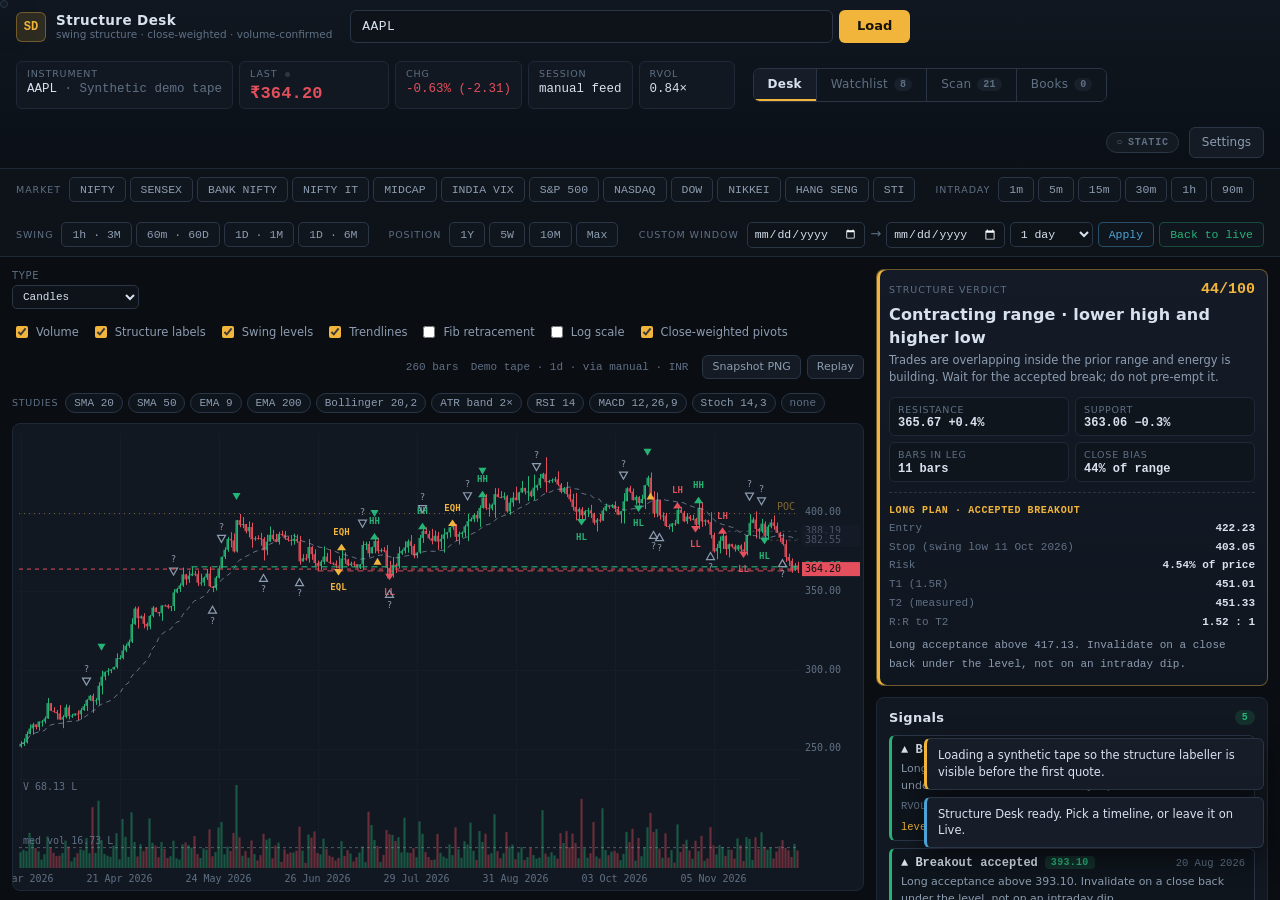
<file: scratch/desk-1280.html>
<!DOCTYPE html>
<html lang="en">
<head>
<meta charset="utf-8">
<title>1280px probe</title>
<style>
  body { margin: 0; background: #222; }
  iframe { width: 1280px; height: 900px; border: 0; display: block; background: #000; }
</style>
</head>
<body>
<iframe id="probe" src="/market-structure-desk/index.html"></iframe>
</body>
</html>
</file>
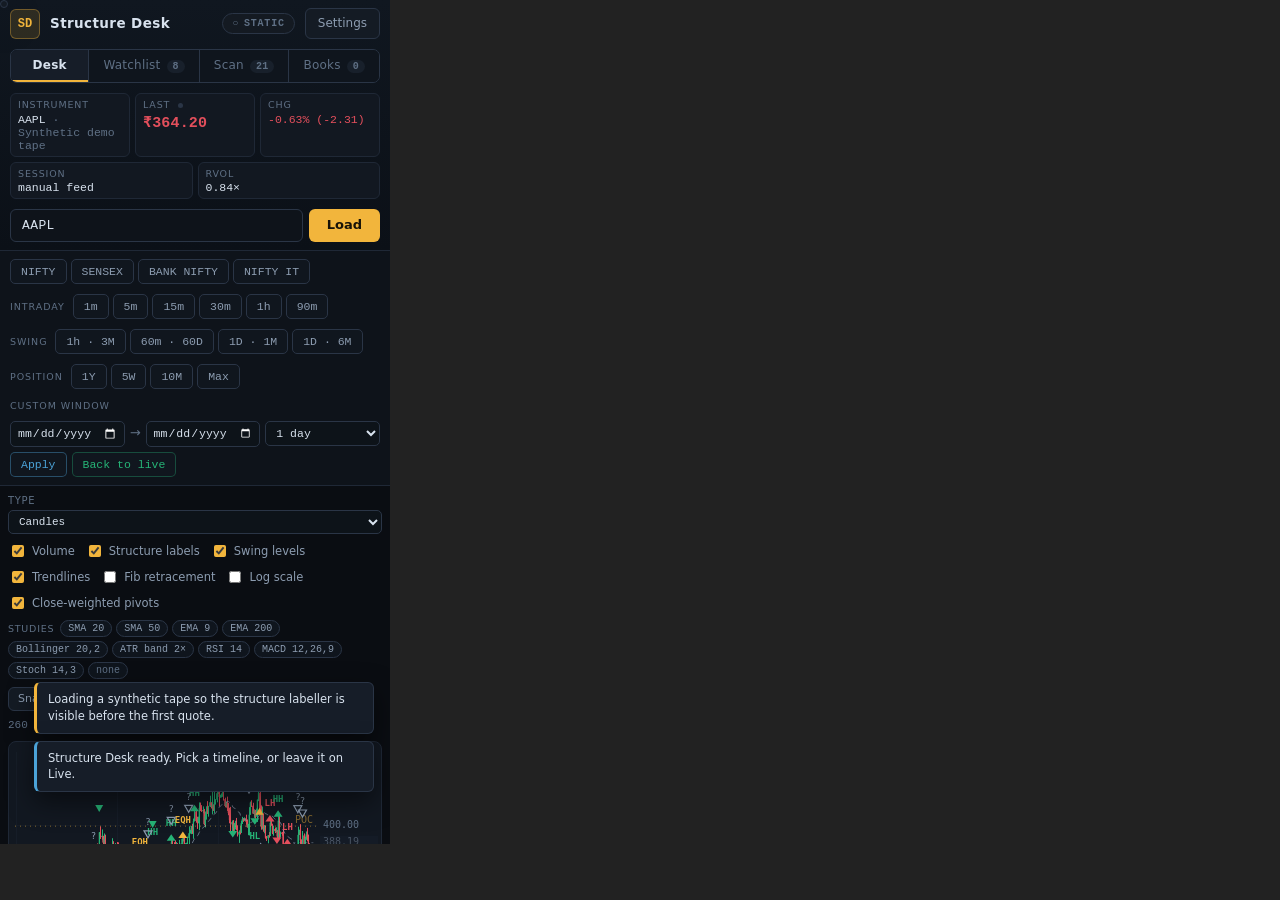
<file: scratch/phone-390.html>
<!DOCTYPE html>
<html lang="en">
<head>
<meta charset="utf-8">
<title>390px probe</title>
<style>
  body { margin: 0; background: #222; }
  iframe { width: 390px; height: 844px; border: 0; display: block; background: #000; }
</style>
</head>
<body>
<iframe id="probe" src="/market-structure-desk/index.html"></iframe>
</body>
</html>
</file>
<file: market-structure-desk/css/app.css>
:root{
  --bg:#0a0d12;
  --bg2:#0e131a;
  --panel:#121821;
  --panel2:#161d28;
  --line:#1f2836;
  --line2:#2a3546;
  --ink:#d8e2ee;
  --ink-dim:#8c9cb0;
  --ink-mute:#5f7085;
  --up:#26b376;
  --up-soft:rgba(38,179,118,.16);
  --down:#e34f5c;
  --down-soft:rgba(227,79,92,.16);
  --accent:#f2b53c;
  --accent-soft:rgba(242,181,60,.14);
  --info:#4ba3d8;
  --mono:"SFMono-Regular","Cascadia Mono","JetBrains Mono","Roboto Mono",ui-monospace,Consolas,"Courier New",monospace;
  --sans:"Inter","Segoe UI",system-ui,-apple-system,sans-serif;
  --rail-w:392px;
}
*{box-sizing:border-box}
[hidden]{display:none !important}
html,body{height:100%}
body{
  margin:0;background:var(--bg);color:var(--ink);
  font:13px/1.45 var(--sans);
  display:grid;grid-template-rows:auto auto 1fr auto auto;
  min-height:100vh;
}
h2,h3{margin:0;font-size:13px;font-weight:600;letter-spacing:.02em}
button{font:inherit;color:inherit}
code,textarea,input,select,table,.mono{font-family:var(--mono)}
.muted{color:var(--ink-mute)}
.small{font-size:11.5px}
.grow{flex:1}
.sep{width:1px;height:13px;background:var(--line2);display:inline-block}

/* ---------- topbar ---------- */
.topbar{
  display:flex;align-items:center;gap:18px;flex-wrap:wrap;
  padding:10px 16px;background:linear-gradient(180deg,#101720,#0b1017);
  border-bottom:1px solid var(--line);
}
.brand{display:flex;align-items:center;gap:10px;min-width:190px}
.brand-mark{
  width:30px;height:30px;border-radius:6px;display:grid;place-items:center;
  background:var(--accent-soft);color:var(--accent);font:700 12px var(--mono);
  border:1px solid rgba(242,181,60,.35);
}
.brand-txt{display:flex;flex-direction:column;line-height:1.15}
.brand-txt strong{font-size:13.5px;letter-spacing:.03em}
.brand-txt em{font-style:normal;font-size:10.5px;color:var(--ink-mute)}

.symbol-search{position:relative;display:flex;gap:6px;flex:1;max-width:560px;min-width:280px}
.symbol-search input{
  flex:1;background:var(--bg2);border:1px solid var(--line2);border-radius:6px;
  padding:8px 11px;color:var(--ink);font-size:13px;letter-spacing:.03em;
}
.symbol-search input:focus{outline:none;border-color:var(--accent);box-shadow:0 0 0 3px var(--accent-soft)}
.symbol-search button{
  background:var(--accent);border:0;color:#161208;font-weight:700;
  padding:0 18px;border-radius:6px;cursor:pointer;
}
.symbol-search button:hover{filter:brightness(1.08)}
.symbol-hint{
  position:absolute;top:calc(100% + 5px);left:0;z-index:20;
  background:var(--panel2);border:1px solid var(--line2);border-radius:6px;
  padding:4px 9px;font-size:11px;color:var(--ink-dim);box-shadow:0 8px 24px rgba(0,0,0,.5);
}

.quote-strip{display:flex;gap:6px;flex-wrap:wrap}
.qs-cell{
  display:flex;flex-direction:column;gap:1px;min-width:96px;
  padding:5px 10px;background:var(--panel);border:1px solid var(--line);border-radius:6px;
}
.qs-k{font-size:9.5px;text-transform:uppercase;letter-spacing:.09em;color:var(--ink-mute)}
.qs-v{font:12.5px var(--mono);white-space:nowrap;overflow:hidden;text-overflow:ellipsis;max-width:190px}
.qs-v.pos{color:var(--up)}.qs-v.neg{color:var(--down)}
/* The company name is the widest string in the strip: it breaks inside its cell rather than being
   ellipsised, because the name is the thing the class is reading out. */
#qsName{max-width:280px;white-space:normal;overflow-wrap:anywhere}
.qs-full{font-weight:700;color:var(--ink)}
.qs-cell.qs-last{min-width:150px;position:relative;overflow:hidden}
#qsLast{font-size:17px;font-weight:700;font-variant-numeric:tabular-nums;letter-spacing:.01em;transition:color .16s ease}
.qs-dot{display:inline-block;width:5px;height:5px;border-radius:50%;background:var(--line2);margin-left:4px;vertical-align:middle}
.qs-dot.is-on{background:var(--up);box-shadow:0 0 6px rgba(38,179,118,.85);animation:pulse 1.8s ease-in-out infinite}
.qs-dot.is-wait{background:var(--accent);box-shadow:0 0 6px rgba(242,181,60,.7)}
.qs-cell.tick-up{animation:tickUp .9s ease-out}
.qs-cell.tick-down{animation:tickDown .9s ease-out}
@keyframes tickUp{
  0%{background:var(--up-soft);border-color:rgba(38,179,118,.8)}
  55%{background:var(--up-soft);border-color:rgba(38,179,118,.45)}
  100%{background:var(--panel);border-color:var(--line)}
}
@keyframes tickDown{
  0%{background:var(--down-soft);border-color:rgba(227,79,92,.8)}
  55%{background:var(--down-soft);border-color:rgba(227,79,92,.45)}
  100%{background:var(--panel);border-color:var(--line)}
}
@media (prefers-reduced-motion: reduce){
  .qs-cell.tick-up,.qs-cell.tick-down,.qs-dot.is-on{animation:none}
}
.topbar-right{display:flex;align-items:center;gap:10px;margin-left:auto}
.badge{font:700 10px var(--mono);letter-spacing:.08em;padding:4px 9px;border-radius:20px;border:1px solid}
.badge-live{color:var(--up);border-color:rgba(38,179,118,.4);background:var(--up-soft)}
.badge-live.is-off{color:var(--ink-mute);border-color:var(--line2);background:#141a22}
.badge-live::before{content:"●";margin-right:5px;animation:pulse 1.8s ease-in-out infinite}
.badge-live.is-off::before{content:"○";animation:none}
@keyframes pulse{0%,100%{opacity:.35}50%{opacity:1}}
.ghost-btn{
  background:#141b24;border:1px solid var(--line2);border-radius:6px;
  padding:6px 12px;cursor:pointer;color:var(--ink-dim);font-size:12px;
}
.ghost-btn:hover{border-color:var(--accent);color:var(--ink)}
.ghost-btn.sm{padding:3px 9px;font-size:11px}

/* ---------- view tabs ---------- */
.view-tabs{display:flex;border:1px solid var(--line2);border-radius:7px;overflow:hidden;flex:none}
.vt-btn{
  background:#0f151d;border:0;padding:7px 14px;cursor:pointer;
  color:var(--ink-mute);font-size:12px;letter-spacing:.02em;display:flex;align-items:center;gap:6px;
}
.vt-btn+.vt-btn{border-left:1px solid var(--line2)}
.vt-btn:hover{color:var(--ink)}
.vt-btn.is-on{background:var(--panel2);color:var(--ink);font-weight:600;box-shadow:inset 0 -2px 0 var(--accent)}
.vt-count{
  font:700 10px var(--mono);color:var(--accent);background:var(--accent-soft);
  padding:1px 6px;border-radius:9px;min-width:18px;text-align:center;
}
.vt-btn:not(.is-on) .vt-count{color:var(--ink-mute);background:#18202b}

/* ---------- timeline ---------- */
.timeline-bar{
  display:flex;gap:20px;align-items:center;flex-wrap:wrap;
  padding:8px 16px;background:var(--bg2);border-bottom:1px solid var(--line);
}
.tl-group{display:flex;align-items:center;gap:8px}
.tl-label{font-size:9.5px;text-transform:uppercase;letter-spacing:.1em;color:var(--ink-mute)}
.tl-chips{display:flex;gap:4px;flex-wrap:wrap}
.chip{
  background:#10161e;border:1px solid var(--line2);color:var(--ink-dim);
  padding:5px 10px;border-radius:5px;cursor:pointer;font:11.5px var(--mono);
}
.chip:hover{color:var(--ink);border-color:var(--ink-mute)}
.chip.is-on{background:var(--accent-soft);border-color:var(--accent);color:var(--accent);font-weight:700}
.chip-go{border-color:rgba(75,163,216,.4);color:var(--info)}
.chip-live{border-color:rgba(38,179,118,.35);color:var(--up)}
.tl-custom{margin-left:auto}

/* The market row wraps like every other group. A nowrap scroller was tried first and rejected: its
   min-content is the whole 826 px row, which the body grid's auto column refuses to shrink, so the
   phone page ran sideways. The narrow screen keeps the home market's own indices instead. */
.ms-chip{white-space:nowrap}
@media (max-width:760px){
  .tl-market .ms-chip:nth-child(n+5){display:none}
  .tl-market .tl-label{display:none}
}
.tl-custom-row{display:flex;align-items:center;gap:5px}
.tl-custom-row input,.tl-custom-row select{
  background:#0d1319;border:1px solid var(--line2);border-radius:5px;color:var(--ink);
  padding:4px 6px;font-size:11.5px;color-scheme:dark;
}
.tl-dash{color:var(--ink-mute)}

/* ---------- workspace ---------- */
/* The Desk's nav + main are wrapped only so [hidden] can switch them as a pair; display:contents
   keeps them direct grid items of the body, so the row tracks still apply. */
#deskView{display:contents}
body[data-view="watch"],body[data-view="scan"]{grid-template-rows:auto 1fr auto auto}
body[data-view="watch"] .quote-strip,body[data-view="scan"] .quote-strip{display:none}
.workspace{display:grid;grid-template-columns:minmax(0,1fr) var(--rail-w);gap:12px;padding:12px;align-items:start}
@media (max-width:1180px){
  .workspace{grid-template-columns:1fr}
  :root{--rail-w:auto}
}
.chart-col{display:flex;flex-direction:column;gap:10px;min-width:0}
.chart-toolbar{display:flex;align-items:center;gap:14px;flex-wrap:wrap}
.seg{display:flex;border:1px solid var(--line2);border-radius:6px;overflow:hidden}
.seg-btn{background:#0f151d;border:0;padding:5px 12px;cursor:pointer;color:var(--ink-mute);font-size:11.5px}
.seg-btn+.seg-btn{border-left:1px solid var(--line2)}
.seg-btn.is-on{background:var(--panel2);color:var(--ink);box-shadow:inset 0 -2px 0 var(--accent)}
.toggles{display:flex;gap:12px;flex-wrap:wrap}
.tgl{display:flex;align-items:center;gap:5px;font-size:11.5px;color:var(--ink-dim);cursor:pointer}
.tgl input{accent-color:var(--accent);width:12px;height:12px}
.chart-meta{margin-left:auto;display:flex;gap:12px;font:11px var(--mono);color:var(--ink-mute)}

.chart-wrap{
  position:relative;background:var(--panel);border:1px solid var(--line);border-radius:8px;
  height:clamp(360px,52vh,620px);overflow:hidden;
}
#chart{display:block;width:100%;height:100%;cursor:crosshair}
.chart-overlay{position:absolute;inset:0;pointer-events:none}
.tooltip{
  position:absolute;z-index:9;pointer-events:none;min-width:172px;
  background:rgba(10,14,19,.96);border:1px solid var(--line2);border-radius:6px;
  padding:7px 9px;font:11px/1.6 var(--mono);box-shadow:0 10px 30px rgba(0,0,0,.6);
}
.tooltip .tt-h{color:var(--ink-mute);margin-bottom:3px;letter-spacing:.04em}
.tooltip .r{display:flex;justify-content:space-between;gap:12px}
.tooltip .r b{font-weight:600}
.tooltip .note{margin-top:4px;padding-top:4px;border-top:1px dashed var(--line2);color:var(--accent);font-size:10px}
.loading-veil{
  position:absolute;inset:0;display:grid;place-content:center;gap:12px;justify-items:center;
  background:rgba(8,11,15,.86);z-index:12;font:12px var(--mono);color:var(--ink-dim);
}
.spinner{width:26px;height:26px;border:2px solid var(--line2);border-top-color:var(--accent);border-radius:50%;animation:spin .8s linear infinite}
@keyframes spin{to{transform:rotate(360deg)}}
.axis-note{font:10.5px var(--mono);color:var(--ink-mute);padding:0 2px}

/* ---------- tables ---------- */
.tables{display:grid;grid-template-columns:1fr 1fr;gap:10px}
@media (max-width:900px){.tables{grid-template-columns:1fr}}
.table-card{background:var(--panel);border:1px solid var(--line);border-radius:8px;padding:9px 10px;min-width:0}
.table-head{display:flex;align-items:center;justify-content:space-between;gap:8px;margin-bottom:7px}
.table-scroll{max-height:230px;overflow:auto}
table{width:100%;border-collapse:collapse;font-size:11px}
th{
  position:sticky;top:0;background:var(--panel2);color:var(--ink-mute);text-align:left;
  font-weight:600;font-size:10px;text-transform:uppercase;letter-spacing:.07em;
  padding:4px 7px;border-bottom:1px solid var(--line2);white-space:nowrap;
}
td{padding:4px 7px;border-bottom:1px solid #171e28;white-space:nowrap}
tbody tr:hover td{background:#151d27}
.num{text-align:right}
.kv{table-layout:fixed}
.kv td{border:0;padding:5px 4px}
.kv td:first-child{width:46%;color:var(--ink-mute);font-family:var(--sans);font-size:11.5px;white-space:normal;overflow-wrap:anywhere}
.kv td:last-child{text-align:right;font-family:var(--mono);white-space:normal;overflow-wrap:anywhere}
.pill{padding:1px 6px;border-radius:4px;font-size:10px;font-weight:700;letter-spacing:.03em}
.pill.up{background:var(--up-soft);color:var(--up)}
.pill.down{background:var(--down-soft);color:var(--down)}
.pill.flat{background:#1b2331;color:var(--ink-mute)}
.pill.warn{background:var(--accent-soft);color:var(--accent)}
.pill.info{background:rgba(75,163,216,.14);color:var(--info)}

/* ---------- rail ---------- */
.rail{display:flex;flex-direction:column;gap:11px;min-width:0}
.card,.verdict-card{background:var(--panel);border:1px solid var(--line);border-radius:8px;padding:11px 12px}
.card-title{display:flex;align-items:center;gap:8px;margin-bottom:8px}
.card-foot{margin:8px 0 0;font-size:10.5px;color:var(--ink-mute);line-height:1.5}
.tag{margin-left:auto;font:700 10px var(--mono);padding:2px 7px;border-radius:10px}
.tag-ok{background:var(--up-soft);color:var(--up)}
.tag-warn{background:var(--accent-soft);color:var(--accent)}

.verdict-card{border-color:var(--line2);background:linear-gradient(180deg,#141b26,#101620)}
.verdict-card.t-bull{border-color:rgba(38,179,118,.45);box-shadow:inset 3px 0 0 var(--up)}
.verdict-card.t-bear{border-color:rgba(227,79,92,.45);box-shadow:inset 3px 0 0 var(--down)}
.verdict-card.t-range{border-color:rgba(242,181,60,.4);box-shadow:inset 3px 0 0 var(--accent)}
.vc-top{display:flex;justify-content:space-between;align-items:baseline}
.vc-kicker{font-size:9.5px;text-transform:uppercase;letter-spacing:.1em;color:var(--ink-mute)}
.vc-score{font:700 15px var(--mono)}
.vc-title{font-size:16px;margin:5px 0 3px;letter-spacing:.01em}
.vc-sub{margin:0 0 10px;font-size:11.5px;color:var(--ink-dim);line-height:1.5}
.vc-grid{display:grid;grid-template-columns:1fr 1fr;gap:6px}
.vc-grid>div{background:#0f151d;border:1px solid var(--line);border-radius:6px;padding:5px 8px;display:flex;flex-direction:column}
.vc-grid span{font-size:9.5px;text-transform:uppercase;letter-spacing:.08em;color:var(--ink-mute)}
.vc-grid strong{font:12px var(--mono);font-weight:600}
.vc-plan{margin-top:10px;padding-top:9px;border-top:1px dashed var(--line2);font:11px/1.7 var(--mono)}
.vc-plan .h{color:var(--accent);font-weight:700;text-transform:uppercase;letter-spacing:.06em;font-size:10px}

.stack-list{display:flex;flex-direction:column;gap:7px;max-height:250px;overflow:auto}
.sig{
  border:1px solid var(--line2);border-left-width:3px;border-radius:6px;
  padding:7px 9px;background:#0f151d;cursor:pointer;font-family:var(--sans);
}
.sig:hover{border-color:var(--ink-mute)}
.sig.bull{border-left-color:var(--up)}
.sig.bear{border-left-color:var(--down)}
.sig.warn{border-left-color:var(--accent);background:#12151a}
.sig-h{display:flex;align-items:center;gap:7px;font:12px var(--mono);font-weight:600}
.sig-h time{margin-left:auto;color:var(--ink-mute);font-size:10.5px;font-weight:400}
.sig-b{margin-top:3px;font-size:11px;color:var(--ink-dim);line-height:1.55}
.sig-m{display:flex;gap:9px;flex-wrap:wrap;margin-top:5px;font:10.5px var(--mono);color:var(--ink-mute)}
.sig-m b{color:var(--ink)}
.notes{margin:0;padding-left:15px;font-size:11.5px;color:var(--ink-dim);line-height:1.65}
.notes li.warn{color:var(--accent)}
.card-disclose summary{cursor:pointer;font-size:12px;font-weight:600;color:var(--ink-dim)}
.card-disclose[open] summary{margin-bottom:8px;color:var(--ink)}
.card-disclose textarea{
  width:100%;background:#0c1117;border:1px solid var(--line2);border-radius:6px;
  color:var(--ink);padding:7px;font-size:11px;resize:vertical;margin-top:8px;
}
.btn-row{display:flex;gap:6px;flex-wrap:wrap;margin-top:8px}

/* ---------- watchlist view ---------- */
.watch-view{display:flex;flex-direction:column;gap:10px;padding:12px;min-height:0;min-width:0;overflow:hidden}
.watch-bar{
  display:flex;flex-direction:column;gap:8px;flex:none;
  background:var(--panel);border:1px solid var(--line);border-radius:8px;padding:9px 11px;
}
.watch-markets{display:flex;gap:4px;flex-wrap:wrap}
.wm-btn{
  display:flex;align-items:center;gap:6px;cursor:pointer;
  background:#10161e;border:1px solid var(--line2);border-radius:5px;
  padding:5px 11px;color:var(--ink-mute);font-size:11.5px;letter-spacing:.02em;
}
.wm-btn:hover{color:var(--ink);border-color:var(--ink-mute)}
.wm-btn.is-on{background:var(--accent-soft);border-color:var(--accent);color:var(--accent);font-weight:600}
.wm-n{font:700 10px var(--mono);color:var(--ink-mute);background:#18202b;padding:1px 6px;border-radius:8px;min-width:16px;text-align:center}
.wm-btn.is-on .wm-n{color:var(--accent);background:rgba(242,181,60,.18)}
.watch-ctl{display:flex;align-items:flex-end;gap:10px;flex-wrap:wrap}
.watch-add{display:flex;gap:6px;flex:1 1 320px;min-width:0}
.watch-add input{
  flex:1;min-width:0;background:var(--bg2);border:1px solid var(--line2);border-radius:6px;
  padding:7px 10px;color:var(--ink);font:12.5px var(--mono);letter-spacing:.02em;
}
.watch-add input:focus{outline:none;border-color:var(--accent);box-shadow:0 0 0 3px var(--accent-soft)}
.watch-add button{
  background:var(--accent);border:0;color:#161208;font-weight:700;
  padding:0 16px;border-radius:6px;cursor:pointer;font-size:12.5px;
}
.watch-add button:hover{filter:brightness(1.08)}
.watch-fld{display:flex;flex-direction:column;gap:2px;font-size:10px;color:var(--ink-mute);text-transform:uppercase;letter-spacing:.07em}
.watch-fld select{
  background:#0d1319;border:1px solid var(--line2);border-radius:5px;color:var(--ink);
  padding:5px 7px;font:11.5px var(--mono);color-scheme:dark;
}
.watch-status{margin-left:auto;font:11px var(--mono);color:var(--ink-mute);white-space:nowrap}
.watch-stack{flex:1;min-height:0;overflow:auto;display:flex;flex-direction:column;gap:10px;padding-right:2px}
.watch-empty{
  margin:auto;max-width:520px;text-align:center;font-size:12.5px;line-height:1.7;color:var(--ink-mute);
}

.wl-row{background:var(--panel);border:1px solid var(--line);border-radius:8px;padding:8px 10px 9px;flex:none}
.wl-row.is-busy{border-color:var(--line2);opacity:.86}
.wl-row.is-err{border-color:rgba(227,79,92,.42);background:linear-gradient(180deg,#150f13,var(--panel))}
.wl-row.is-matched{box-shadow:inset 2px 0 0 var(--info)}
.wl-head{display:flex;align-items:center;gap:9px;flex-wrap:wrap;margin-bottom:6px}
.wl-key{
  background:none;border:0;padding:0;cursor:pointer;color:var(--ink);
  font:700 13px var(--mono);letter-spacing:.03em;
}
.wl-key:hover{color:var(--accent);text-decoration:underline}
.wl-venue{font:11px var(--mono);color:var(--ink-dim);min-width:0;overflow-wrap:anywhere}
.wl-name{font:11.5px var(--sans);color:var(--ink);min-width:0;overflow-wrap:anywhere}
.wl-name:empty{display:none}
.wl-price{font:12.5px var(--mono)}
.wl-chg{font:12px var(--mono)}
.wl-chg.pos{color:var(--up)}
.wl-chg.neg{color:var(--down)}
.wl-rvol,.wl-time{font:10.5px var(--mono);color:var(--ink-mute)}
.wl-verdict{display:flex;align-items:center;gap:6px}
.wl-score{font:11px var(--mono)}
.wl-tools{display:flex;gap:3px;margin-left:auto}
.wl-chart{position:relative;height:230px;border:1px solid var(--line);border-radius:6px;background:#0d1319;overflow:hidden}
.wl-chart canvas{display:block;width:100%;height:100%}
.wl-row.is-busy .wl-chart::after{
  content:"";position:absolute;left:50%;top:14px;width:20px;height:20px;margin-left:-10px;
  border:2px solid var(--line2);border-top-color:var(--accent);border-radius:50%;
  animation:spin .8s linear infinite;
}
.wl-note{margin-top:6px;font:10.5px/1.6 var(--mono);color:var(--ink-mute);overflow-wrap:anywhere}
.wl-row.is-err .wl-note{color:var(--down)}

/* ---------- scan view ---------- */
.scan-view{display:flex;flex-direction:column;gap:10px;padding:12px;min-height:0;min-width:0;overflow:hidden}
.scan-bar{display:flex;flex-direction:column;gap:8px;flex:none;background:var(--panel);border:1px solid var(--line);border-radius:8px;padding:9px 11px}
.scan-ctl{display:flex;align-items:flex-end;gap:10px;flex-wrap:wrap}
.scan-status{margin-left:auto;font:11px var(--mono);color:var(--ink-mute)}
.scan-tally{font:11px var(--mono);color:var(--ink-dim);white-space:nowrap}
.scan-hint{font-size:10.5px;line-height:1.5;flex:1 1 320px;min-width:0}
.scan-scroll{flex:1;min-height:0;overflow:auto;border:1px solid var(--line);border-radius:8px;background:var(--panel)}
.scan-table{width:100%;min-width:980px;border-collapse:collapse;font-size:12px}
.sc-cap{caption-side:top;padding:8px 10px;text-align:left;font-size:11px;color:var(--ink-dim);background:var(--panel2);border-bottom:1px solid var(--line)}
.scan-table th{
  position:sticky;top:0;z-index:2;background:#141c26;border-bottom:1px solid var(--line2);
  padding:7px 9px;text-align:left;font:600 10px var(--sans);letter-spacing:.08em;text-transform:uppercase;
  color:var(--ink-mute);cursor:pointer;white-space:nowrap;user-select:none;
}
.scan-table th:hover{color:var(--ink)}
.scan-table th.is-sort{color:var(--accent)}
.scan-table th.is-sort::after{content:" ▾";color:var(--accent)}
.scan-table th.is-sort[aria-sort="ascending"]::after{content:" ▴"}
.scan-table th.num,.scan-table td.num{text-align:right}
.scan-table td{padding:7px 9px;border-bottom:1px solid var(--line);vertical-align:top}
.sc-row{cursor:pointer}
.sc-row:nth-child(even){background:rgba(255,255,255,.014)}
.sc-row:hover{background:var(--panel2)}
.sc-row.is-open{background:var(--accent-soft)}
.sc-row:focus-visible{outline:2px solid var(--accent);outline-offset:-2px}
.sc-none td{color:var(--ink-mute);font-size:11.5px;padding:18px 12px}
.scan-table .pos{color:var(--up)}.scan-table .neg{color:var(--down)}.scan-table .mid{color:var(--accent)}
.sc-sym{display:flex;flex-direction:column;gap:1px;min-width:120px}
.sc-desk{
  background:none;border:0;padding:0;cursor:pointer;text-align:left;color:var(--ink);
  font:700 12.5px var(--mono);letter-spacing:.02em;
}
.sc-desk:hover{color:var(--accent);text-decoration:underline}
.sc-venue,.sc-mkt{font:10px var(--mono);letter-spacing:.03em}
.sc-name{font:10.5px var(--sans);color:var(--ink-dim);white-space:nowrap;overflow:hidden;text-overflow:ellipsis;max-width:220px}
.sc-sub{display:block;font:10px var(--mono)}
.sc-score{white-space:nowrap}
.sc-num{font:700 14px var(--mono);display:inline-block;min-width:38px}
.sc-bar{display:block;height:3px;width:74px;background:#0d1319;border:1px solid var(--line);border-radius:2px;margin-top:3px;overflow:hidden}
.sc-bar i{display:block;height:100%}
.sc-bar i.pos{background:var(--up)}.sc-bar i.neg{background:var(--down)}.sc-bar i.mid{background:var(--ink-mute)}
.sc-conf{display:block;font:10px var(--mono);color:var(--ink-mute);margin-top:2px}
.sc-why{font:10.5px/1.55 var(--mono);color:var(--ink-dim);max-width:460px;overflow-wrap:anywhere;white-space:normal}
.sc-mhint{display:none}
.sc-err{color:var(--down)}
.sc-b{color:var(--down)}
/* The stylesheet's global td{white-space:nowrap} is right for prices and wrong for prose:
   these two cells carry sentences, and nowrap turned the table into a sideways scroll. */
.sc-det>td{white-space:normal;background:#0e141b;padding:10px 12px;border-bottom:1px solid var(--line2)}
.sc-grid{display:grid;grid-template-columns:repeat(auto-fit,minmax(258px,1fr));gap:12px}
.sc-col h4{margin:0 0 5px;font-size:10px;letter-spacing:.08em;text-transform:uppercase;color:var(--accent)}
.sc-col ul{margin:0;padding-left:15px}
.sc-col li{font:10.5px/1.6 var(--mono);color:var(--ink-dim);margin-bottom:3px;overflow-wrap:anywhere}
.sc-col li b{font-weight:700}
.sc-dk{color:var(--ink)}
.sc-gate{margin:6px 0 0;font-size:10.5px;line-height:1.5;color:var(--ink-mute);border-left:2px solid var(--accent);padding-left:8px}

/* ---------- drawer ---------- */
.drawer{position:fixed;inset:0;z-index:40;background:rgba(4,7,10,.68);display:grid;place-items:center;padding:18px}
.drawer-panel{
  width:min(720px,100%);max-height:86vh;overflow:auto;background:var(--panel);
  border:1px solid var(--line2);border-radius:10px;box-shadow:0 30px 80px rgba(0,0,0,.7);
}
.drawer-head,.drawer-foot{display:flex;align-items:center;justify-content:space-between;gap:10px;padding:12px 16px}
.drawer-head{border-bottom:1px solid var(--line)}
.drawer-foot{border-top:1px solid var(--line)}
.drawer-body{padding:6px 16px 12px;display:grid;grid-template-columns:1fr 1fr;gap:10px}
@media (max-width:620px){.drawer-body{grid-template-columns:1fr}}
fieldset{border:1px solid var(--line);border-radius:8px;padding:10px 12px;margin:8px 0}
legend{font-size:10px;text-transform:uppercase;letter-spacing:.1em;color:var(--accent);padding:0 5px}
.fld{display:flex;flex-direction:column;gap:3px;margin:7px 0;font-size:11.5px}
.fld>span{color:var(--ink-dim)}
.fld em{font-style:normal;color:var(--ink-mute);font-size:10px}
.fld input[type=range]{accent-color:var(--accent)}
.fld output{font:11px var(--mono);color:var(--ink-mute)}
.fld input[type=number],.fld input[type=text],.fld select{
  background:#0c1117;border:1px solid var(--line2);border-radius:5px;color:var(--ink);padding:5px 7px;font-size:11.5px;
}
.fld.chk{flex-direction:row;align-items:center;gap:7px}
.fld.chk input{accent-color:var(--accent)}
.fld input[type=text]{width:100%}

/* ---------- toasts / status ---------- */
.toasts{position:fixed;right:16px;bottom:52px;z-index:60;display:flex;flex-direction:column;gap:7px;max-width:340px}
.toast{
  background:var(--panel2);border:1px solid var(--line2);border-left:3px solid var(--info);
  border-radius:6px;padding:8px 11px;font-size:11.5px;box-shadow:0 10px 26px rgba(0,0,0,.5);
  animation:slide .22s ease-out;
}
.toast.ok{border-left-color:var(--up)}
.toast.err{border-left-color:var(--down)}
.toast.warn{border-left-color:var(--accent)}
@keyframes slide{from{transform:translateX(16px);opacity:0}}
.statusbar{
  display:flex;align-items:center;gap:10px;padding:6px 16px;
  background:var(--bg2);border-top:1px solid var(--line);font:11px var(--mono);color:var(--ink-dim);
}
::-webkit-scrollbar{width:9px;height:9px}
::-webkit-scrollbar-track{background:#0b1016}
::-webkit-scrollbar-thumb{background:#243040;border-radius:5px}
::-webkit-scrollbar-thumb:hover{background:#33415a}

/* ---------- narrow viewports: nothing may push the page sideways ---------- */
@media (max-width:760px){
  .topbar{gap:10px;padding:8px 10px}
  .brand{min-width:0}
  .brand-txt em{display:none}
  .symbol-search{order:5;flex:1 1 100%;max-width:none;min-width:0}
  .quote-strip{order:4;width:100%;gap:5px}
  .qs-cell{flex:1 1 28%;min-width:0;padding:4px 7px}
  .qs-cell.qs-last{min-width:0}
  .qs-v{max-width:none;font-size:11.5px}
  #qsLast{font-size:15px}
  .timeline-bar{gap:10px;padding:8px 10px}
  .tl-group{width:100%;flex-wrap:wrap}
  .tl-custom{margin-left:0}
  .tl-custom-row{flex-wrap:wrap;width:100%}
  .tl-custom-row input,.tl-custom-row select{flex:1 1 96px;min-width:0}
  .workspace{padding:8px;gap:8px}
  .chart-toolbar{gap:8px}
  .toggles{gap:8px 10px}
  .chart-meta{margin-left:0;width:100%}
  .drawer-body{grid-template-columns:1fr}
  .view-tabs{order:3;flex:1 1 100%}
  .vt-btn{flex:1;justify-content:center}
  .watch-view{padding:8px;gap:8px}
  .watch-bar{padding:8px}
  .watch-add{flex:1 1 100%}
  .wm-btn{flex:1 1 auto;justify-content:center}
  .watch-fld,.watch-bar .ghost-btn,.watch-bar .tgl{flex:1 1 auto}
  .watch-status{margin-left:0;width:100%;white-space:normal}
  .wl-chart{height:190px}
  .wl-tools{margin-left:0;width:100%;justify-content:flex-end}
  .scan-view{padding:8px;gap:8px}
  .scan-bar{padding:8px}
  .scan-status{margin-left:0;width:100%}
  .scan-fld,.scan-ctl .ghost-btn{flex:1 1 auto}
  /* A phone gets the table back: the weight legend lives in every row's detail panel, and the
     selects sit inline instead of stacking a label above each one. */
  .scan-hint{display:none}
  .scan-ctl{gap:6px}
  .scan-ctl .watch-fld{flex-direction:row;align-items:center;gap:5px}
  .scan-ctl .watch-fld>span{white-space:nowrap}
  .scan-ctl .watch-fld select{flex:1 1 auto;min-width:0}
  .scan-tally{width:100%}
  /* The table has to stop being wider than the phone: auto layout can never shrink below its
     content, so a row's ledger inherited the 980px desktop min-width and you swiped sideways to
     read the blockers. Narrow view = fixed layout, plus Chg %, RVOL and Why, which are a
     re-derivable figure and two paragraphs. The ledger carries all of them; a row is one tap. */
  .scan-table{min-width:0;table-layout:fixed;font-size:11px}
  .scan-table th:nth-child(3),.scan-table td:nth-child(3),
  .scan-table th:nth-child(4),.scan-table td:nth-child(4),
  .scan-table th:nth-child(9),.scan-table td:nth-child(9){display:none}
  .scan-table th:nth-child(1){width:18%}.scan-table th:nth-child(2){width:18%}
  .scan-table th:nth-child(5){width:17%}.scan-table th:nth-child(6){width:16%}
  .scan-table th:nth-child(7){width:13%}.scan-table th:nth-child(8){width:18%}
  .sc-mhint{display:block;width:100%;font-size:10px}
  /* These three cells hold more than one token, so let them break instead of overflowing. */
  .scan-table td:nth-child(5),.scan-table td:nth-child(6),.scan-table td:nth-child(8){white-space:normal}
  .scan-table td{padding:6px 5px;overflow-wrap:anywhere}
  .scan-table th{white-space:normal;font-size:9px;letter-spacing:.04em;padding:6px 4px}
  .sc-sym{min-width:0}
  .sc-desk{font-size:11.5px}
  .sc-score{white-space:normal}
  .sc-num{min-width:0;font-size:13px}
  .sc-bar{width:44px}
  .sc-venue,.sc-mkt{display:none}
  /* At 390 px a company name has no room in the ranking table; the Watchlist tab is where it reads. */
  .sc-name{display:none}
  /* Sub-lines are sentences too, and the global td nowrap made them overflow their cell instead
     of wrapping under the arrow. */
  .sc-sub{white-space:normal}
  .scan-table td.num{font-size:10px}
  .sc-grid{grid-template-columns:1fr}
}

/* ---------- chart types, studies, replay, alerts ----------
   The toolbar grew a type select, a studies strip and replay controls. They wrap rather than
   scroll, because a horizontally scrolling toolbar hides exactly the control the user is hunting. */
.tb-fld select{padding:4px 6px;font-size:11px}
.chart-actions{display:flex;align-items:center;gap:6px;flex-wrap:wrap}
.replay-nav{display:flex;align-items:center;gap:5px;padding:2px 6px;border:1px solid rgba(242,181,60,.4);border-radius:6px;background:var(--accent-soft)}
.replay-nav[hidden]{display:none}
#replayPos{font-size:10.5px;color:var(--accent);white-space:nowrap}
#replayToggle.is-on{background:var(--accent);color:#161208;border-color:var(--accent)}

.study-bar{flex-basis:100%;display:flex;align-items:center;gap:5px;flex-wrap:wrap}
.sb-label{font-size:9.5px;letter-spacing:.08em;text-transform:uppercase;color:var(--ink-mute);margin-right:2px}
.study-chip{
  font:11px var(--mono);padding:3px 8px;border-radius:20px;cursor:pointer;
  background:#0f151d;border:1px solid var(--line2);color:var(--ink-dim);
}
.study-chip:hover{border-color:var(--ink-mute);color:var(--ink)}
.study-chip.is-on{background:var(--panel2);border-color:var(--accent);color:var(--accent);box-shadow:inset 0 0 0 1px rgba(242,181,60,.25)}
.study-chip.sb-clear{color:var(--ink-mute)}

/* Legend sits over the canvas at the top-left where the plot is empty, and never eats a click. */
.chart-legend{
  position:absolute;left:10px;top:8px;right:78px;z-index:3;pointer-events:none;
  display:flex;gap:10px;flex-wrap:wrap;font:10px var(--mono);color:var(--ink-dim);
  text-shadow:0 1px 3px rgba(0,0,0,.9);
}
.chart-legend[hidden]{display:none}
.chart-legend .lg{display:flex;align-items:center;gap:4px;white-space:nowrap}
.chart-legend .lg i{width:7px;height:7px;border-radius:2px;display:inline-block}
.chart-legend .lg b{color:var(--ink);font-weight:600}

.tag-flat{background:var(--panel2);color:var(--ink-dim)}
.alert-add{display:flex;gap:5px;margin-bottom:8px}
.alert-add select,.alert-add input{
  background:#0d1319;border:1px solid var(--line2);border-radius:5px;color:var(--ink);
  padding:4px 6px;font:11px var(--mono);min-width:0;
}
.alert-add select{flex:1}
.alert-add input{width:84px}
.alert-list{max-height:190px}
.alert-row{
  display:flex;align-items:center;gap:7px;padding:6px 8px;border-radius:5px;
  border:1px solid var(--line2);border-left:3px solid var(--accent);background:#0f151d;font-size:11px;
}
.alert-row.fired{border-left-color:var(--up);opacity:.75}
.alert-row .ar-main{flex:1;min-width:0}
.alert-row .ar-main b{font-family:var(--mono)}
.alert-row .ar-when{font:9.5px var(--mono);color:var(--ink-mute)}
.alert-row .ar-x{background:none;border:0;color:var(--ink-mute);cursor:pointer;font-size:13px;line-height:1;padding:2px 4px}
.alert-row .ar-x:hover{color:var(--down)}
.alert-notify{margin-top:7px;font-size:10.5px}

@media (max-width:760px){
  .chart-legend{right:8px;gap:6px;font-size:9px;max-height:34px;overflow:hidden}
  .study-bar{gap:4px}
  .study-chip{font-size:10px;padding:2px 7px}
  .chart-actions{order:3}
  .chart-meta{order:4;margin-left:0;width:100%}
  .alert-add input{width:70px}
}

/* ---------- Books: fundamentals, statements and the screener ----------
   The statement tables are wide by nature (one column per fiscal year), so they scroll sideways
   inside their card while the row label stays pinned — a table that pushes the whole page
   horizontally makes every other card unreadable on a phone. */
.books-view{display:flex;flex-direction:column;gap:10px;padding:12px;min-height:0;min-width:0}
.books-bar{display:flex;gap:10px;flex-wrap:wrap;align-items:flex-end;flex:none;background:var(--panel);border:1px solid var(--line);border-radius:8px;padding:9px 11px}
.bk-ctl{display:flex;align-items:flex-end;gap:10px;flex-wrap:wrap;width:100%}
.books-status,.bk-count{font:11px var(--mono);color:var(--ink-dim)}
.bk-count{color:var(--accent);white-space:nowrap}
.books-status{flex:1 1 260px;min-width:0;white-space:normal;line-height:1.5}

.books-cols{display:grid;grid-template-columns:minmax(0,1fr) var(--rail-w);gap:11px;align-items:start;min-width:0}
@media (max-width:1180px){.books-cols{grid-template-columns:1fr}}
.bk-main{display:flex;flex-direction:column;gap:10px;min-width:0}
.bk-rail{display:flex;flex-direction:column;gap:11px;min-width:0;position:sticky;top:8px}
@media (max-width:1180px){.bk-rail{position:static}}

.bk-pick{display:flex;align-items:center;gap:10px;flex-wrap:wrap}
.bk-tabs{display:flex;gap:5px;flex-wrap:wrap;flex:1;min-width:0}
.bk-tab{
  font:11.5px var(--mono);padding:4px 9px;border-radius:5px;cursor:pointer;
  background:#0f151d;border:1px solid var(--line2);color:var(--ink-dim);
}
.bk-tab:hover{color:var(--ink);border-color:var(--ink-mute)}
.bk-tab.is-on{background:var(--accent-soft);border-color:var(--accent);color:var(--accent);font-weight:600}
.bk-none{font-size:11.5px;color:var(--ink-mute)}

.bk-quote{display:flex;align-items:center;gap:14px;flex-wrap:wrap;background:var(--panel);border:1px solid var(--line);border-radius:8px;padding:9px 12px}
.bq-id{display:flex;flex-direction:column;line-height:1.2}
.bq-id strong{font-size:15px;letter-spacing:.02em}
.bq-id span{font:10.5px var(--mono);color:var(--ink-mute)}
.bq-price{display:flex;align-items:baseline;gap:8px;font-family:var(--mono)}
.bq-price>span:first-child{font-size:19px;font-weight:600}
.bq-chg{font-size:12.5px}
.bq-range{display:flex;align-items:center;gap:7px;flex:1;min-width:180px;font:10.5px var(--mono);color:var(--ink-mute)}
.bq-bar{position:relative;flex:1;height:5px;border-radius:3px;background:#141c26;border:1px solid var(--line2);min-width:70px}
.bq-bar i{position:absolute;top:-3px;width:2px;height:9px;background:var(--accent);transform:translateX(-1px)}
.bq-meta{font:10.5px var(--mono);color:var(--ink-mute);margin-left:auto}
.bq-fx{flex:1 1 100%;padding:5px 8px;border-radius:5px;background:var(--accent-soft);border:1px solid rgba(242,181,60,.35);color:var(--accent);font-size:10.5px;line-height:1.45}

.bk-metrics{display:grid;grid-template-columns:repeat(auto-fill,minmax(146px,1fr));gap:7px}
.bk-metric{background:var(--panel);border:1px solid var(--line);border-radius:7px;padding:7px 9px;display:flex;flex-direction:column;gap:1px;min-width:0}
.bk-metric.bk-calc{border-left:2px solid var(--info)}
.bk-metric.bk-manual{border-left:2px solid var(--accent)}
.bk-mk{font:9.5px var(--sans);letter-spacing:.07em;text-transform:uppercase;color:var(--ink-mute);white-space:nowrap;overflow:hidden;text-overflow:ellipsis}
.bk-mv{font:13px var(--mono);color:var(--ink);overflow-wrap:anywhere}
.bk-ms{font:9px var(--sans);color:var(--ink-mute);letter-spacing:.05em}

.bk-charts{display:grid;grid-template-columns:1fr 1fr;gap:10px}
@media (max-width:900px){.bk-charts{grid-template-columns:1fr}}
.bk-chart-card{min-width:0}
.bk-svgbox{min-width:0}
.bk-svg{display:block;width:100%;height:auto}
.bk-svg text{font-family:var(--mono);fill:var(--ink-dim)}
.bk-axis{stroke:var(--line2);stroke-width:1}
.bk-tick{font-size:9px;fill:var(--ink-mute)}
.bk-x{font-size:9.5px;fill:var(--ink-mute);text-anchor:middle}
.bk-val{font-size:9px;fill:var(--ink-dim);text-anchor:middle}
.bk-gr{font-size:9px;text-anchor:middle}
.bk-gr.pos{fill:var(--up)}
.bk-gr.neg{fill:var(--down)}
.bk-bar-a{fill:rgba(75,163,216,.55)}
.bk-bar-b{fill:rgba(242,181,60,.6)}
.bk-legend{display:flex;align-items:center;gap:6px;margin:6px 0 0;font-size:10px;color:var(--ink-dim);flex-wrap:wrap}
.bk-legend .lk{width:8px;height:8px;border-radius:2px;display:inline-block;margin-left:6px}
.bk-legend .lk:first-child{margin-left:0}
.bk-legend .lk-a{background:rgba(75,163,216,.55)}
.bk-legend .lk-b{background:rgba(242,181,60,.6)}
.bk-nodata{padding:12px 0}

.bk-table-card{min-width:0}
.bk-seg{display:flex;border:1px solid var(--line2);border-radius:6px;overflow:hidden;flex-wrap:wrap}
.bk-table th[scope=row]{position:sticky;left:0;background:var(--panel);color:var(--ink-dim);text-transform:none;letter-spacing:0;font-weight:600;font-size:11px;white-space:nowrap;z-index:2}
.bk-table td.num,.bk-table th.num{text-align:right;font-family:var(--mono)}
.bk-table .bk-u{font-size:8.5px;margin-left:5px;letter-spacing:.05em}
.bk-table .sym{font-family:var(--mono);color:var(--ink)}
.bk-table tr[data-peer],.bk-table tr[data-hit]{cursor:pointer}
.bk-table tbody tr:nth-child(even) th[scope=row]{background:#111722}
.bk-sscroll{max-height:420px;overflow:auto}
/* A 979px results table inside a 340px phone scroller is unusable once the symbol column slides
   away, so the first column is pinned the way a statement table pins its row labels. */
.bk-table.ss th:first-child,.bk-table.ss td:first-child,
#bkPeers th:first-child,#bkPeers td:first-child{position:sticky;left:0;background:var(--panel);z-index:1}
.bk-table.ss thead th:first-child,#bkPeers thead th:first-child{z-index:3;background:var(--panel2)}
.bk-table.ss tbody tr:hover td:first-child,#bkPeers tbody tr:hover td:first-child{background:#151d27}

/* Screener panel: the query box is the whole point of this card, so it gets the room and the
   presets sit underneath as chips rather than a dropdown that hides what a screen actually says. */
.bk-rail textarea{
  width:100%;background:#0d1319;border:1px solid var(--line2);border-radius:6px;color:var(--ink);
  padding:7px 8px;font:11.5px/1.55 var(--mono);resize:vertical;
}
.bk-qrow{display:flex;gap:5px;margin-top:7px;flex-wrap:wrap}
.bk-err{margin:7px 0 0;padding:6px 8px;border-radius:5px;background:var(--down-soft);color:var(--down);font:11px var(--mono);white-space:normal}
.bk-explain{margin:7px 0 0;padding:6px 8px;border-radius:5px;background:var(--panel2);border:1px solid var(--line2);color:var(--ink-dim);font:11px/1.5 var(--sans);white-space:normal}
.bk-presets{display:flex;gap:5px;flex-wrap:wrap;margin-top:8px}
.bk-preset{
  font:10.5px var(--mono);padding:3px 8px;border-radius:14px;cursor:pointer;
  background:#0f151d;border:1px solid var(--line2);color:var(--ink-dim);
}
.bk-preset:hover{border-color:var(--accent);color:var(--accent)}
.bk-saved{display:flex;gap:5px;flex-wrap:wrap;align-items:center;margin-top:8px}
.bk-saved-h{font:9.5px var(--sans);letter-spacing:.07em;text-transform:uppercase;color:var(--ink-mute)}
.bk-saved-item{display:flex;align-items:center;background:var(--panel2);border:1px solid var(--line2);border-radius:14px;padding-left:2px}
.bk-saved-item button{background:none;border:0;color:var(--ink-dim);font:10.5px var(--mono);padding:3px 4px;cursor:pointer}
.bk-saved-item button:hover{color:var(--ink)}
.bk-saved-item .bk-x{color:var(--ink-mute);padding:3px 6px}
.bk-saved-item .bk-x:hover{color:var(--down)}
.bk-fields{display:flex;gap:4px;flex-wrap:wrap;max-height:230px;overflow:auto}
.bk-f{font:10px var(--mono);background:#0f151d;border:1px solid var(--line);border-radius:4px;padding:2px 5px;color:var(--ink-dim)}
.bk-f em{font-style:normal;color:var(--accent);margin-left:4px;font-size:9px}

.bk-two{display:grid;grid-template-columns:1fr 1fr;gap:10px}
@media (max-width:900px){.bk-two{grid-template-columns:1fr}}
.bk-two textarea{
  width:100%;background:#0d1319;border:1px solid var(--line2);border-radius:6px;color:var(--ink);
  padding:7px 8px;font:11.5px/1.55 var(--mono);resize:vertical;
}
.bk-man{display:grid;grid-template-columns:1fr 1fr;gap:7px;margin:8px 0 4px}
.bk-fld{display:flex;flex-direction:column;gap:2px;font-size:10px;color:var(--ink-mute);text-transform:uppercase;letter-spacing:.06em}
.bk-fld input{background:#0d1319;border:1px solid var(--line2);border-radius:5px;color:var(--ink);padding:5px 7px;font:11.5px var(--mono);min-width:0}
.bk-fld input:focus{outline:none;border-color:var(--accent);box-shadow:0 0 0 2px var(--accent-soft)}
.bk-gap{margin-top:12px}

/* Ticker suggestions: one popup shared by every ticker box, fixed so no overflow container can
   clip it, and short enough that it never eats the chart behind the input. */
#tkPop{
  position:fixed;z-index:70;background:#141b24;border:1px solid var(--line2);border-radius:8px;
  box-shadow:0 14px 30px rgba(3,6,10,.55);overflow:auto;padding:3px;max-height:320px;
}
.tk-row{
  display:grid;grid-template-columns:minmax(78px,.62fr) minmax(0,1.5fr) auto;gap:8px;align-items:baseline;
  padding:6px 8px;border-radius:5px;cursor:pointer;min-width:0;
}
.tk-row:hover{background:var(--panel2)}
.tk-row.is-on{background:var(--panel2);box-shadow:inset 2px 0 0 var(--accent)}
.tk-sym{font:600 12px var(--mono);color:var(--ink);white-space:nowrap;overflow:hidden;text-overflow:ellipsis}
.tk-name{font:11px var(--sans);color:var(--ink-dim);white-space:nowrap;overflow:hidden;text-overflow:ellipsis}
.tk-where{font:9.5px var(--sans);color:var(--ink-mute);letter-spacing:.06em;text-transform:uppercase;white-space:nowrap}
.tk-note{margin:0;padding:7px 9px;font:10.5px var(--sans);color:var(--ink-mute)}

@media (max-width:760px){
  .books-view{padding:8px;gap:8px}
  .books-bar{padding:8px}
  .bk-ctl{gap:7px}
  .bk-ctl .watch-fld,.bk-ctl .ghost-btn,.bk-ctl .tgl{flex:1 1 auto}
  .bk-ctl .watch-fld{flex-direction:row;align-items:center;gap:5px}
  .bk-ctl .watch-fld>span{white-space:nowrap}
  .bk-ctl .watch-fld select{flex:1 1 auto;min-width:0}
  .books-status{flex:1 1 100%;font-size:10.5px}
  .bk-quote{gap:9px;padding:8px 10px}
  .bq-price>span:first-child{font-size:16px}
  .bq-meta{margin-left:0;flex:1 1 100%}
  .bk-metrics{grid-template-columns:repeat(auto-fill,minmax(112px,1fr));gap:5px}
  .bk-mv{font-size:11.5px}
  .bk-man{grid-template-columns:1fr}
  .bk-table{font-size:10.5px}
  .bk-table td,.bk-table th{padding:4px 5px}
  .bk-sscroll{max-height:340px}
}
</file>
